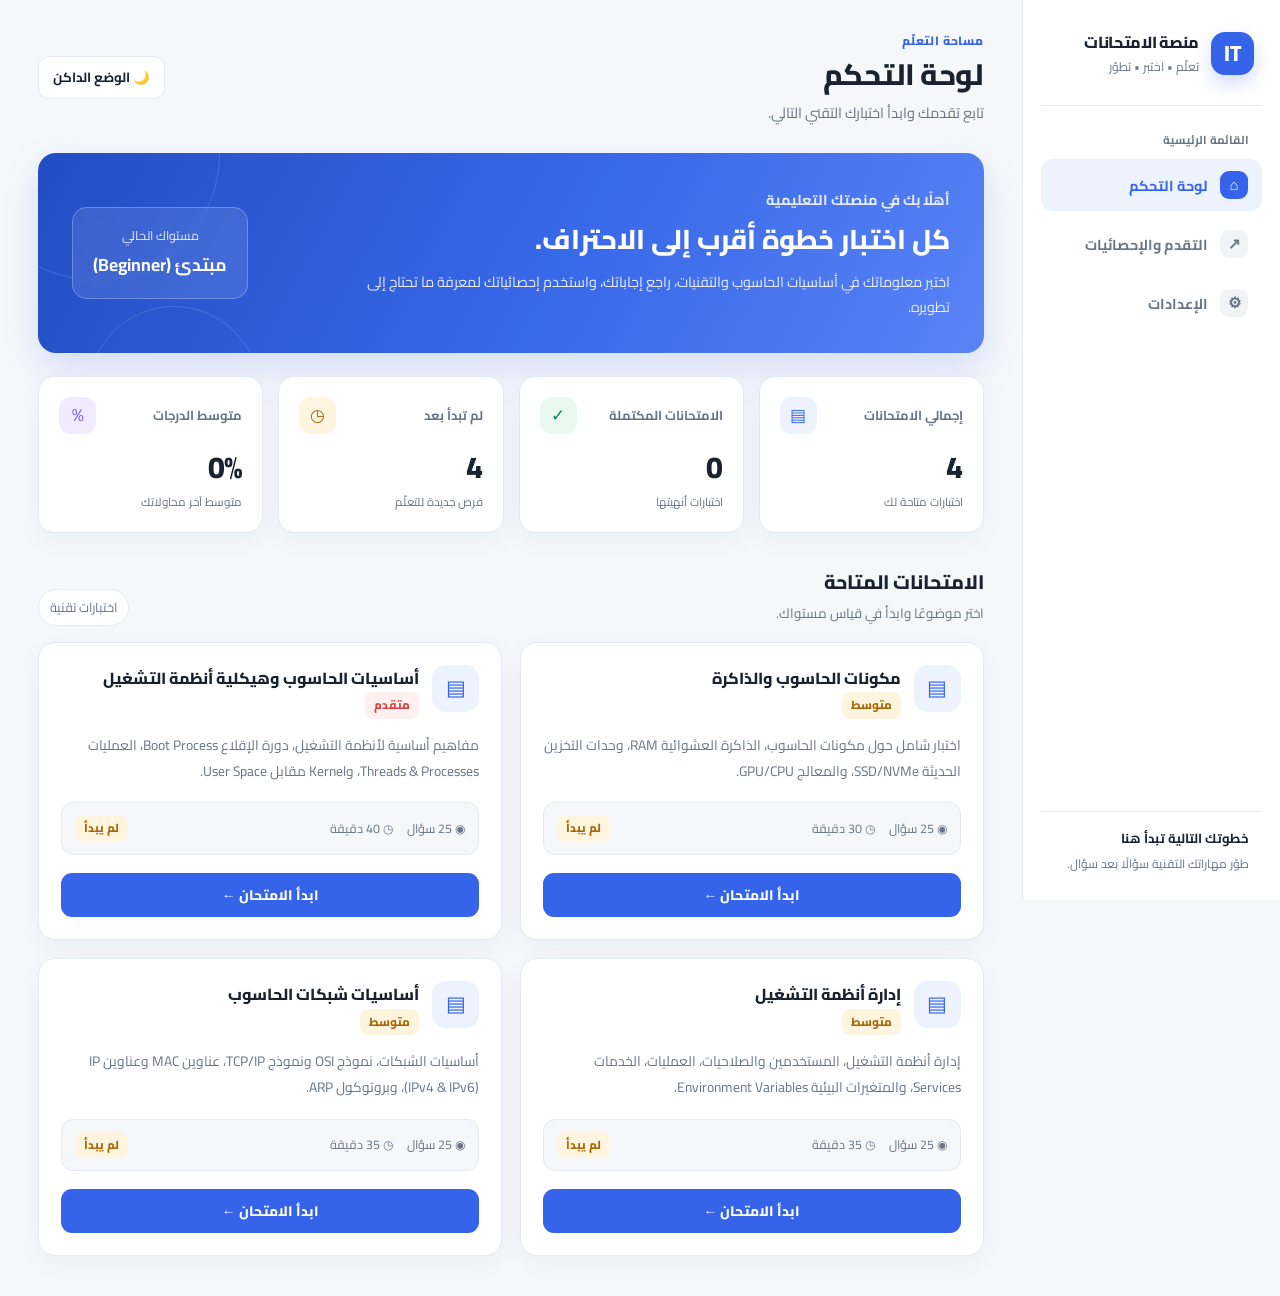
<file: level/exams-platform/index.html>
<!DOCTYPE html>
<html lang="ar" dir="rtl">
<head>
    <meta charset="UTF-8">
    <meta name="viewport" content="width=device-width, initial-scale=1.0">
    <meta name="theme-color" content="#f5f7fb">
    <title>لوحة التحكم | منصة الامتحانات التقنية</title>
    <link rel="stylesheet" href="css/style.css">
</head>
<body data-theme="light">
    <div class="app-container">
        <aside>
            <div class="logo-area">
                <div class="brand-lockup"><div class="brand-mark">IT</div><div><h2>منصة الامتحانات</h2><p>تعلّم • اختبر • تطوّر</p></div></div>
            </div>
            <p class="nav-caption">القائمة الرئيسية</p>
            <ul class="nav-links">
                <li><a href="index.html" class="active"><span class="nav-icon">⌂</span>لوحة التحكم</a></li>
                <li><a href="progress.html"><span class="nav-icon">↗</span>التقدم والإحصائيات</a></li>
                <li><a href="settings.html"><span class="nav-icon">⚙</span>الإعدادات</a></li>
            </ul>
            <div class="sidebar-bottom"><strong>خطوتك التالية تبدأ هنا</strong>طوّر مهاراتك التقنية سؤالًا بعد سؤال.</div>
        </aside>

        <main>
            <header>
                <div><p class="page-eyebrow">مساحة التعلّم</p><h1>لوحة التحكم</h1><p class="page-description">تابع تقدمك وابدأ اختبارك التقني التالي.</p></div>
                <div class="header-actions"><button class="theme-toggle" id="theme-toggle-btn" type="button">☾ الوضع الداكن</button></div>
            </header>

            <section class="welcome-panel" aria-label="ترحيب">
                <div class="welcome-copy"><p class="welcome-kicker">أهلًا بك في منصتك التعليمية</p><h2>كل اختبار خطوة أقرب إلى الاحتراف.</h2><p>اختبر معلوماتك في أساسيات الحاسوب والتقنيات، راجع إجاباتك، واستخدم إحصائياتك لمعرفة ما تحتاج إلى تطويره.</p></div>
                <div class="welcome-side"><span>مستواك الحالي</span><strong id="user-level-badge">جارٍ حساب المستوى...</strong></div>
            </section>

            <section class="stats-grid" aria-label="ملخص الأداء">
                <article class="stat-card"><div class="stat-top"><h3>إجمالي الامتحانات</h3><span class="stat-icon">▤</span></div><div class="value" id="total-exams">4</div><span class="stat-note">اختبارات متاحة لك</span></article>
                <article class="stat-card"><div class="stat-top"><h3>الامتحانات المكتملة</h3><span class="stat-icon">✓</span></div><div class="value" id="completed-exams">0</div><span class="stat-note">اختبارات أنهيتها</span></article>
                <article class="stat-card"><div class="stat-top"><h3>لم تبدأ بعد</h3><span class="stat-icon">◷</span></div><div class="value" id="pending-exams">4</div><span class="stat-note">فرص جديدة للتعلّم</span></article>
                <article class="stat-card"><div class="stat-top"><h3>متوسط الدرجات</h3><span class="stat-icon">％</span></div><div class="value" id="avg-score">0%</div><span class="stat-note">متوسط آخر محاولاتك</span></article>
            </section>

            <section aria-labelledby="available-exams-title">
                <div class="section-heading"><div><h2 class="section-title" id="available-exams-title">الامتحانات المتاحة</h2><p class="section-subtitle">اختر موضوعًا وابدأ في قياس مستواك.</p></div><span class="exam-count">اختبارات تقنية</span></div>
                <div class="exams-grid" id="exams-container"></div>
            </section>
        </main>
    </div>
    <script src="js/questions.data.js"></script>
    <script src="js/app.js"></script>
</body>
</html>
</file>
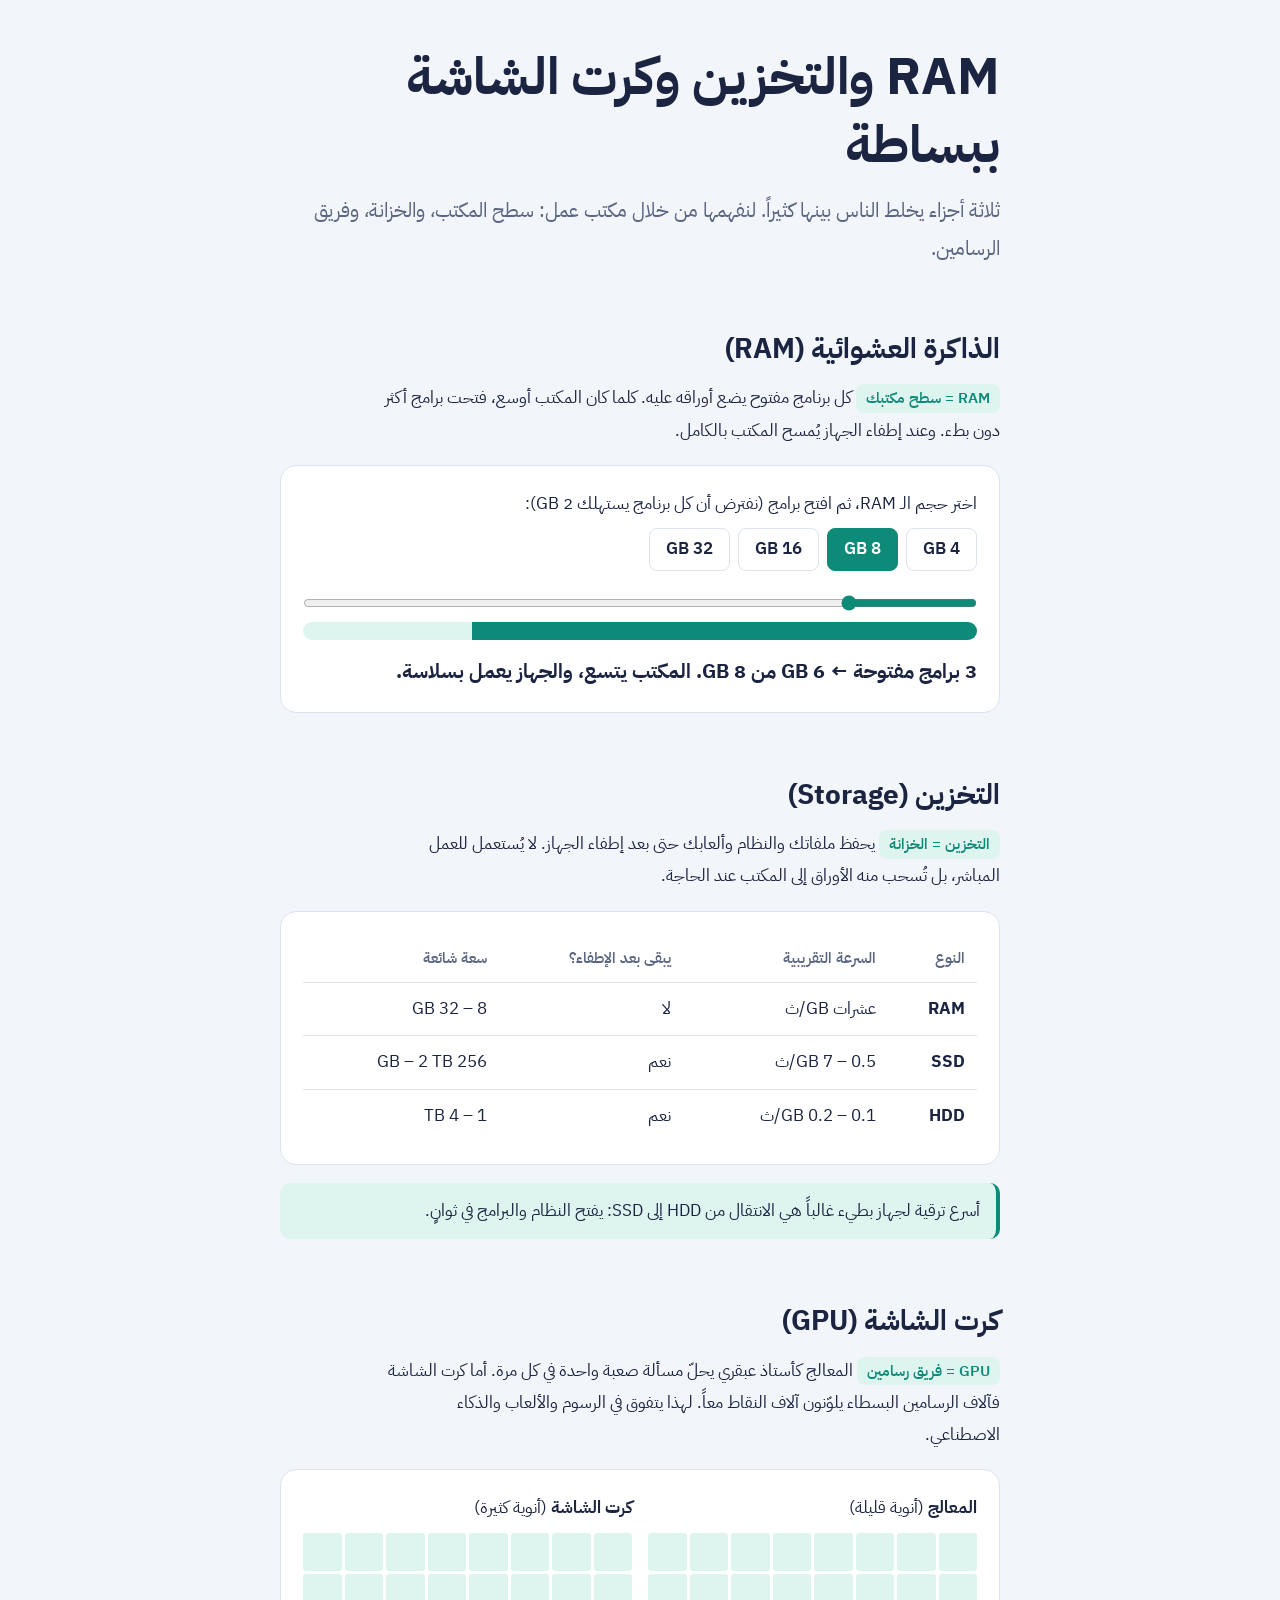
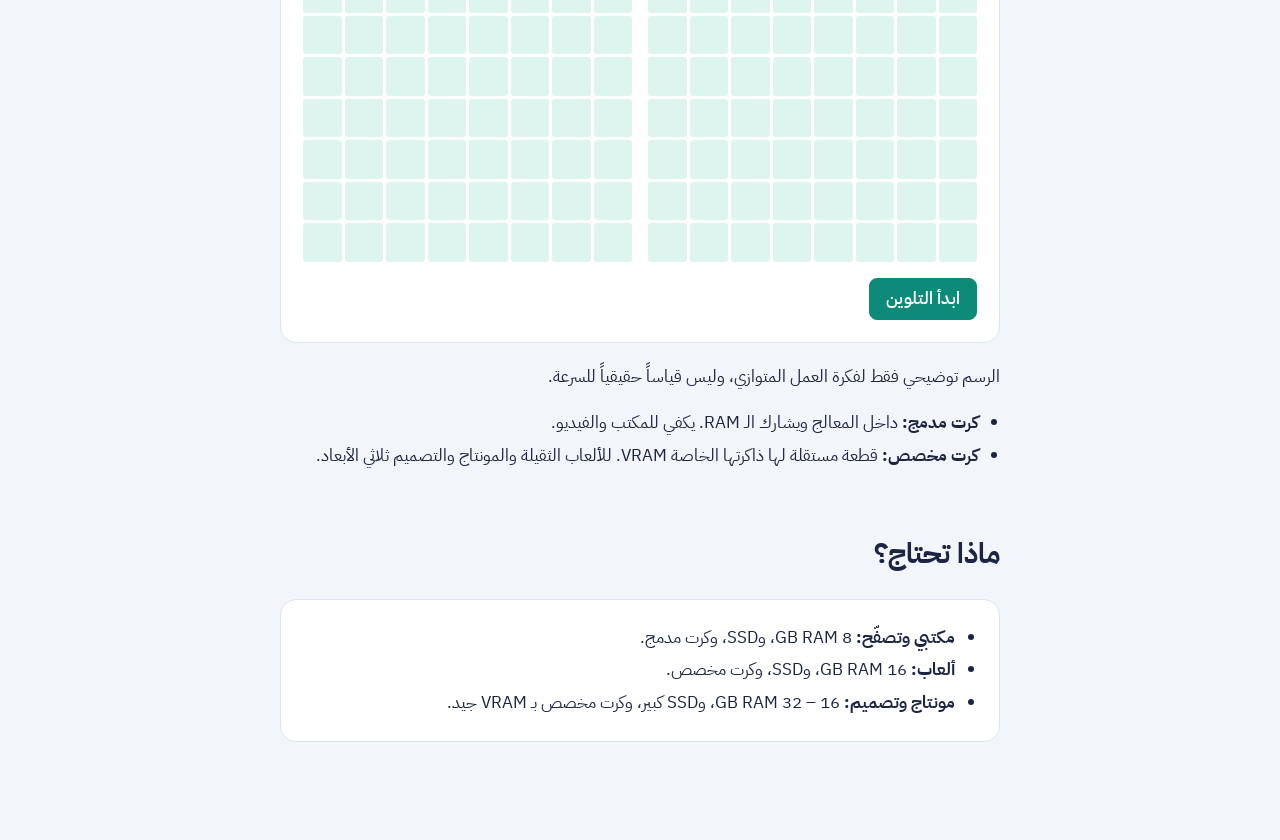
<file: level/2.html>
<!doctype html>
<html lang="ar" dir="rtl">
<head>
<meta charset="utf-8">
<meta name="viewport" content="width=device-width, initial-scale=1">
<title>RAM والتخزين وGPU ببساطة</title>
<link href="https://fonts.googleapis.com/css2?family=IBM+Plex+Sans+Arabic:wght@400;600;700&display=swap" rel="stylesheet">
<style>
:root{--bg:#F2F5F9;--card:#fff;--ink:#1B2440;--mut:#5B6683;--line:#DCE3EE;--ac:#0E8A78;--acs:#DDF4EF;--bad:#C2410C}
@media(prefers-color-scheme:dark){:root{--bg:#0F1524;--card:#182036;--ink:#E8ECF6;--mut:#9AA6C2;--line:#2A3552;--ac:#3FD0B8;--acs:#173B3A;--bad:#FB923C}}
*{box-sizing:border-box}
body{margin:0;background:var(--bg);color:var(--ink);font:400 17px/1.9 "IBM Plex Sans Arabic",Tahoma,sans-serif}
main{max-width:760px;margin:0 auto;padding:44px 20px 80px}
h1{font-size:clamp(32px,6.5vw,52px);line-height:1.3;margin:0 0 12px;font-weight:700}
h2{font-size:28px;margin:56px 0 6px;font-weight:700}
p{margin:0 0 14px;max-width:62ch}
.lead{font-size:20px;color:var(--mut)}
.card{background:var(--card);border:1px solid var(--line);border-radius:16px;padding:22px;margin:18px 0}
.tag{display:inline-block;background:var(--acs);color:var(--ac);border-radius:8px;padding:0 10px;font-weight:600;font-size:15px}
input[type=range]{width:100%;accent-color:var(--ac);margin:10px 0}
.btns{display:flex;gap:8px;flex-wrap:wrap;margin:8px 0 14px}
button{font:inherit;font-weight:600;border:1px solid var(--line);background:var(--card);color:var(--ink);border-radius:8px;padding:4px 16px;cursor:pointer}
button[aria-pressed=true],button.go{background:var(--ac);border-color:var(--ac);color:#fff}
button:focus-visible,input:focus-visible{outline:3px solid var(--ac);outline-offset:2px}
.bar{height:18px;background:var(--acs);border-radius:9px;overflow:hidden}
.bar i{display:block;height:100%;background:var(--ac);transition:width .3s,background .3s}
.big{font-size:20px;font-weight:700;margin:12px 0 0}
.warn{border-right:4px solid var(--ac);background:var(--acs);border-radius:10px;padding:12px 16px;margin:16px 0}
.tw{overflow-x:auto}
table{border-collapse:collapse;width:100%;min-width:480px}
th,td{text-align:right;padding:10px 12px;border-bottom:1px solid var(--line)}
th{color:var(--mut);font-weight:600;font-size:15px}
tr:last-child td{border:0}
.grids{display:grid;grid-template-columns:1fr 1fr;gap:16px}
.g{display:grid;grid-template-columns:repeat(8,1fr);gap:3px;margin-top:8px}
.g i{aspect-ratio:1;background:var(--acs);border-radius:3px}
.g i.on{background:var(--ac)}
ul{padding-right:22px;margin:0}
a{color:var(--ac);font-weight:600}
</style>
</head>
<body>
<main>
<h1>RAM والتخزين وكرت الشاشة ببساطة</h1>
<p class="lead">ثلاثة أجزاء يخلط الناس بينها كثيراً. لنفهمها من خلال مكتب عمل: سطح المكتب، والخزانة، وفريق الرسامين.</p>

<h2>الذاكرة العشوائية (RAM)</h2>
<p><span class="tag">RAM = سطح مكتبك</span> كل برنامج مفتوح يضع أوراقه عليه. كلما كان المكتب أوسع، فتحت برامج أكثر دون بطء. وعند إطفاء الجهاز يُمسح المكتب بالكامل.</p>
<div class="card">
  <p style="margin-bottom:0">اختر حجم الـ RAM، ثم افتح برامج (نفترض أن كل برنامج يستهلك 2 GB):</p>
  <div class="btns" id="sizes"></div>
  <input type="range" id="apps" min="1" max="12" value="3" aria-label="عدد البرامج المفتوحة">
  <div class="bar"><i id="bar"></i></div>
  <p class="big" id="out"></p>
</div>

<h2>التخزين (Storage)</h2>
<p><span class="tag">التخزين = الخزانة</span> يحفظ ملفاتك والنظام وألعابك حتى بعد إطفاء الجهاز. لا يُستعمل للعمل المباشر، بل تُسحب منه الأوراق إلى المكتب عند الحاجة.</p>
<div class="card tw">
<table>
  <tr><th>النوع</th><th>السرعة التقريبية</th><th>يبقى بعد الإطفاء؟</th><th>سعة شائعة</th></tr>
  <tr><td><b>RAM</b></td><td>عشرات GB/ث</td><td>لا</td><td>8 – 32 GB</td></tr>
  <tr><td><b>SSD</b></td><td>0.5 – 7 GB/ث</td><td>نعم</td><td>256 GB – 2 TB</td></tr>
  <tr><td><b>HDD</b></td><td>0.1 – 0.2 GB/ث</td><td>نعم</td><td>1 – 4 TB</td></tr>
</table>
</div>
<div class="warn">أسرع ترقية لجهاز بطيء غالباً هي الانتقال من HDD إلى SSD: يفتح النظام والبرامج في ثوانٍ.</div>

<h2>كرت الشاشة (GPU)</h2>
<p><span class="tag">GPU = فريق رسامين</span> المعالج كأستاذ عبقري يحلّ مسألة صعبة واحدة في كل مرة. أما كرت الشاشة فآلاف الرسامين البسطاء يلوّنون آلاف النقاط معاً. لهذا يتفوق في الرسوم والألعاب والذكاء الاصطناعي.</p>
<div class="card">
  <div class="grids">
    <div><b>المعالج</b> (أنوية قليلة)<div class="g" id="g1"></div></div>
    <div><b>كرت الشاشة</b> (أنوية كثيرة)<div class="g" id="g2"></div></div>
  </div>
  <div class="btns" style="margin:16px 0 0"><button class="go" id="race">ابدأ التلوين</button></div>
</div>
<p>الرسم توضيحي فقط لفكرة العمل المتوازي، وليس قياساً حقيقياً للسرعة.</p>
<ul>
  <li><b>كرت مدمج:</b> داخل المعالج ويشارك الـ RAM. يكفي للمكتب والفيديو.</li>
  <li><b>كرت مخصص:</b> قطعة مستقلة لها ذاكرتها الخاصة VRAM. للألعاب الثقيلة والمونتاج والتصميم ثلاثي الأبعاد.</li>
</ul>

<h2>ماذا تحتاج؟</h2>
<div class="card">
  <ul>
    <li><b>مكتبي وتصفّح:</b> 8 GB RAM، وSSD، وكرت مدمج.</li>
    <li><b>ألعاب:</b> 16 GB RAM، وSSD، وكرت مخصص.</li>
    <li><b>مونتاج وتصميم:</b> 16 – 32 GB RAM، وSSD كبير، وكرت مخصص بـ VRAM جيد.</li>
  </ul>
</div>

</main>
<script>
let ram=8;const S=[4,8,16,32],$=id=>document.getElementById(id),
sz=$('sizes'),ap=$('apps'),bar=$('bar'),out=$('out');
S.forEach(v=>{const b=document.createElement('button');b.textContent=v+' GB';b.onclick=()=>{ram=v;upd()};sz.appendChild(b)});
function upd(){
  [...sz.children].forEach((b,i)=>b.setAttribute('aria-pressed',S[i]===ram));
  const n=+ap.value,used=n*2,full=used>ram;
  bar.style.width=Math.min(100,used/ram*100)+'%';
  bar.style.background=full?'var(--bad)':'var(--ac)';
  out.textContent=n+' برامج مفتوحة ← '+used+' GB من '+ram+' GB. '+(full?'المكتب ممتلئ: الجهاز ينقل أوراقاً من وإلى التخزين، فيصبح بطيئاً.':'المكتب يتسع، والجهاز يعمل بسلاسة.');
}
ap.oninput=upd;upd();
const g1=$('g1'),g2=$('g2');
for(let i=0;i<64;i++){g1.appendChild(document.createElement('i'));g2.appendChild(document.createElement('i'))}
let tm;
$('race').onclick=()=>{
  clearInterval(tm);let a=0,b=0;
  [...g1.children,...g2.children].forEach(x=>x.className='');
  tm=setInterval(()=>{
    for(let k=0;k<2&&a<64;k++)g1.children[a++].className='on';
    for(let k=0;k<16&&b<64;k++)g2.children[b++].className='on';
    if(a>=64)clearInterval(tm);
  },120);
};
</script>
</body>
</html>
</file>
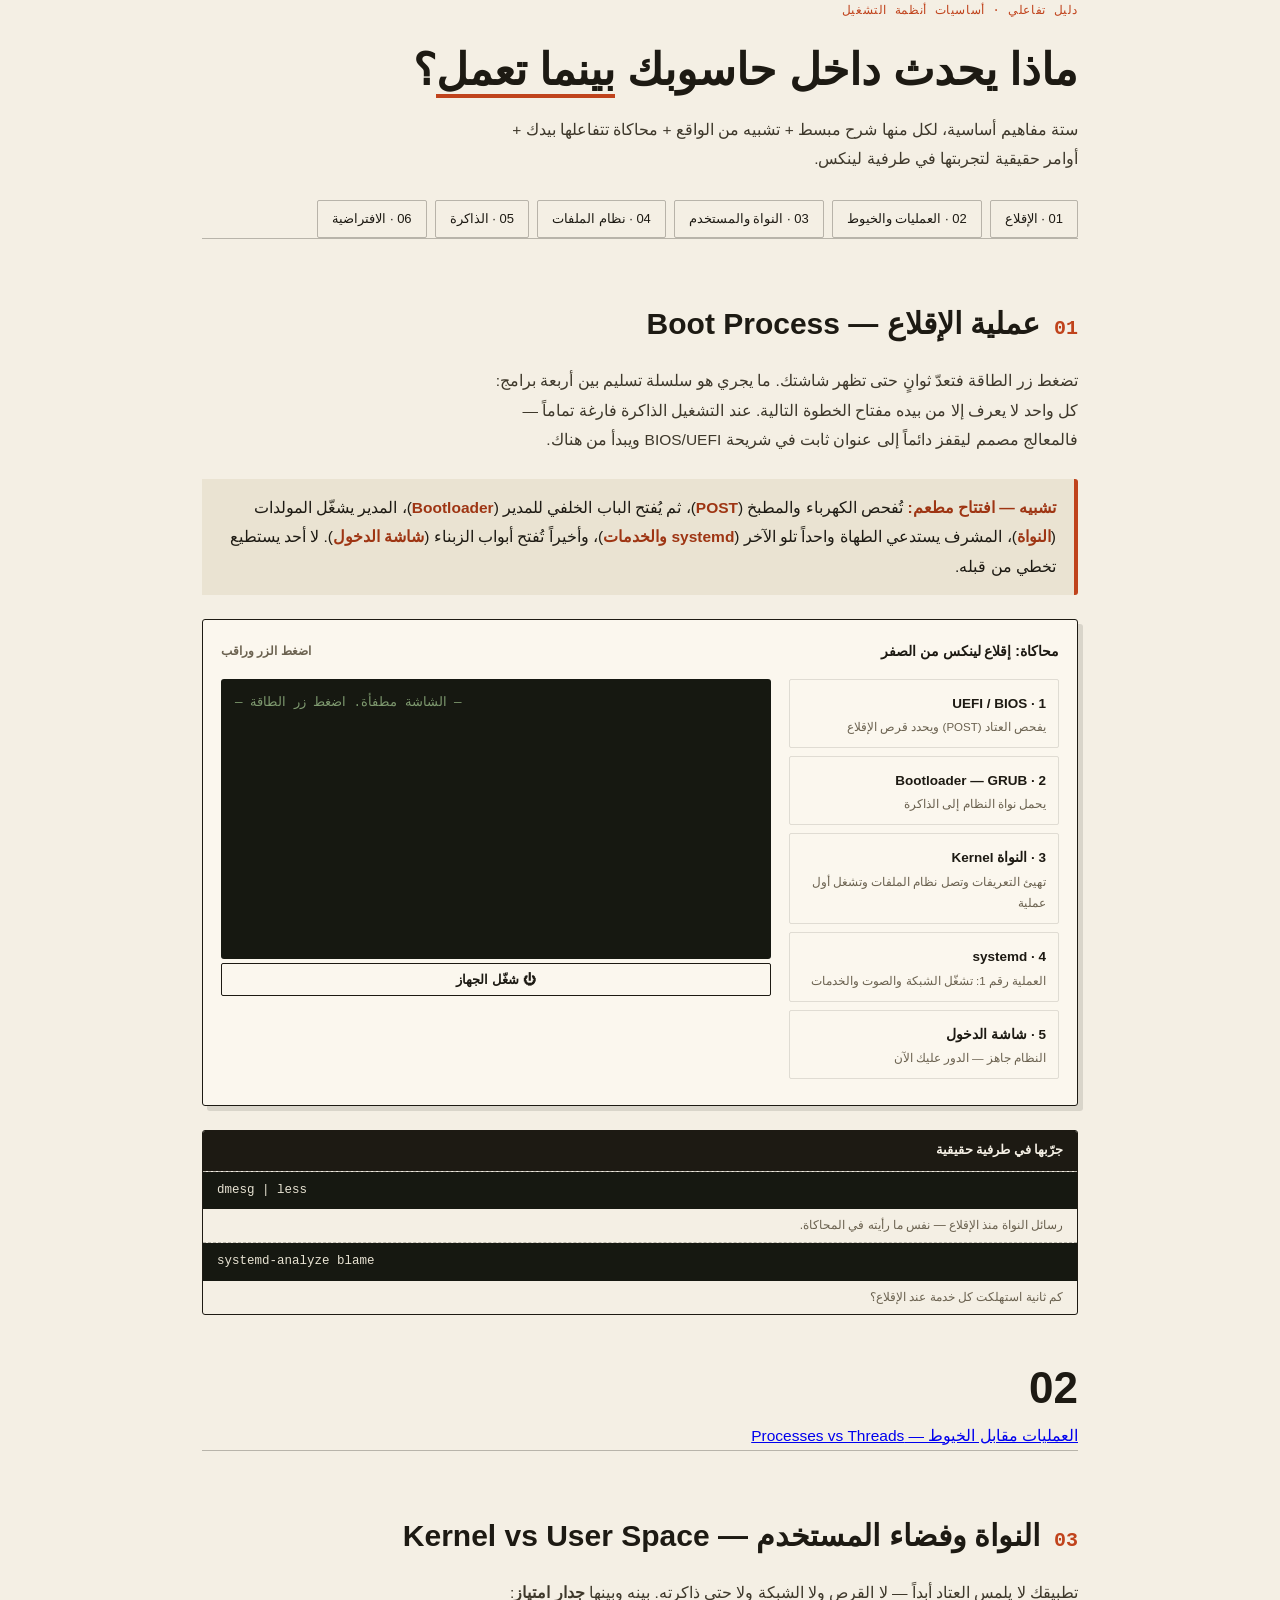
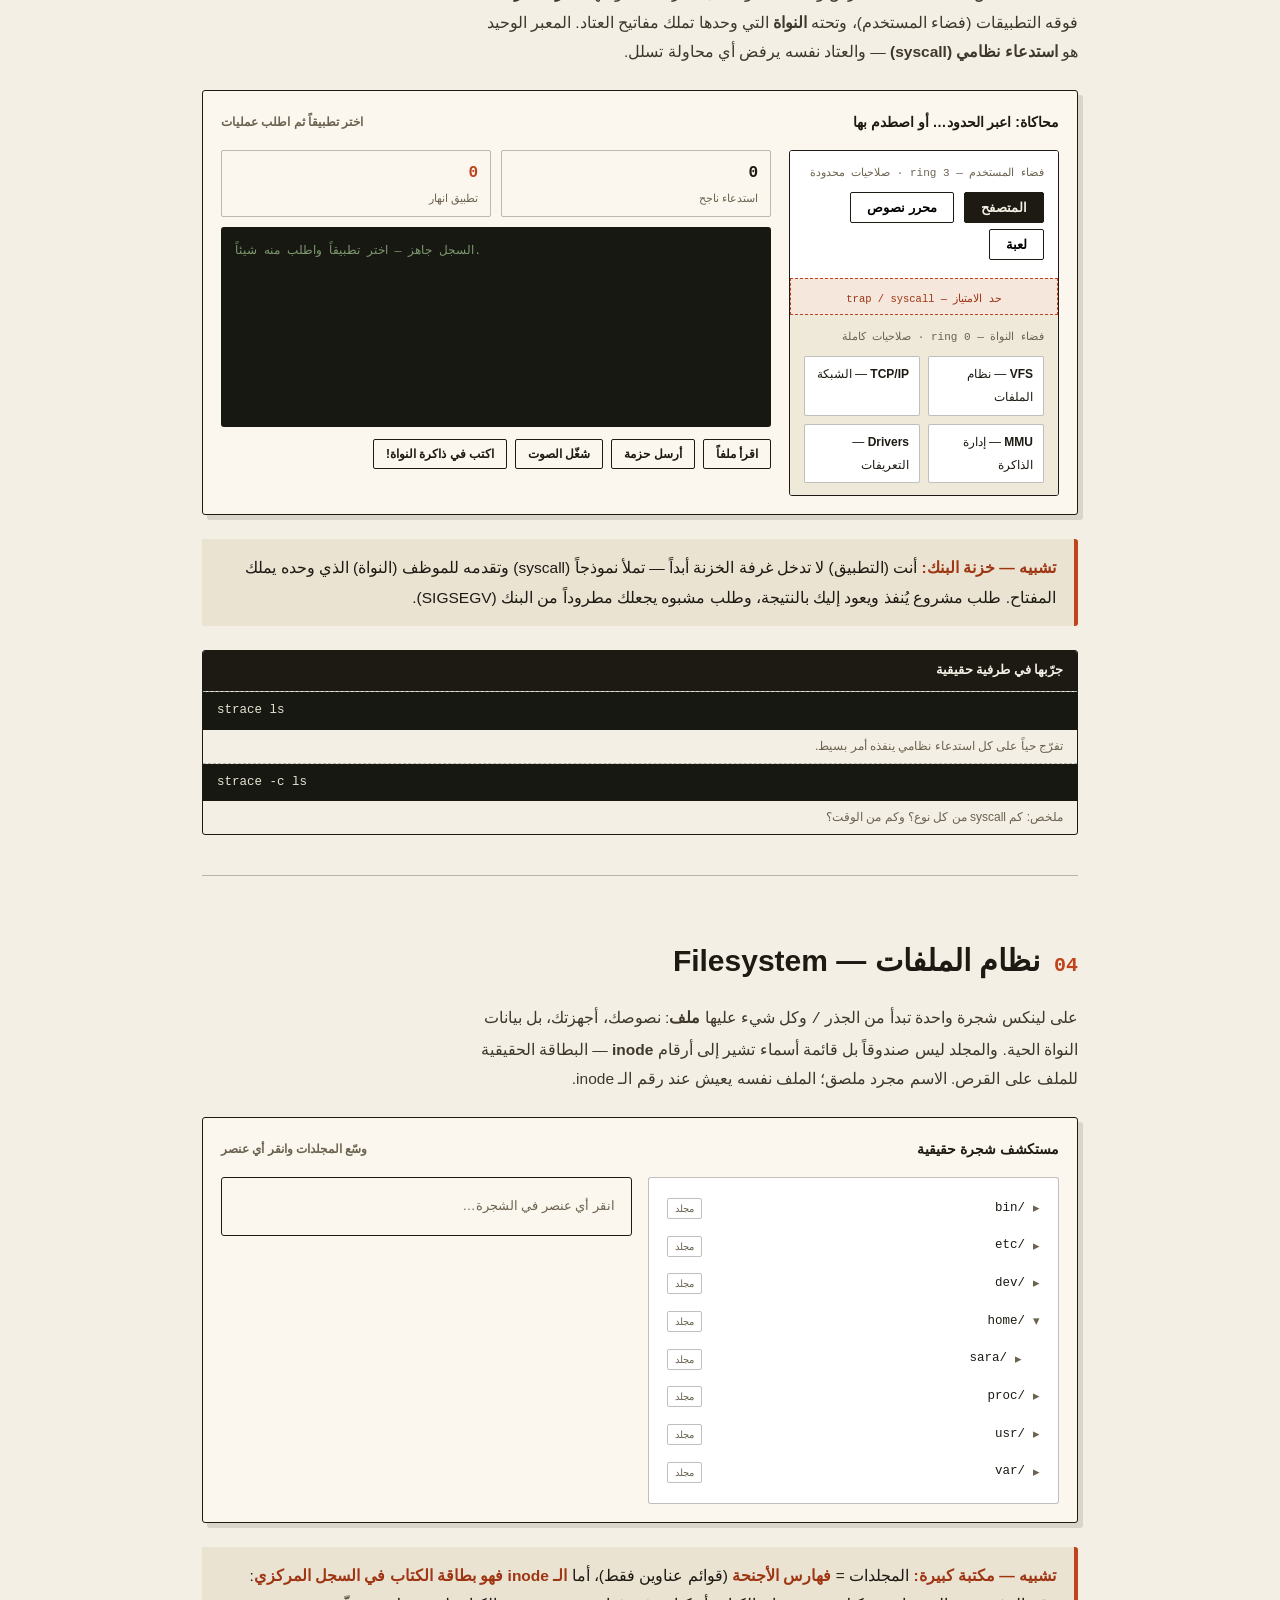
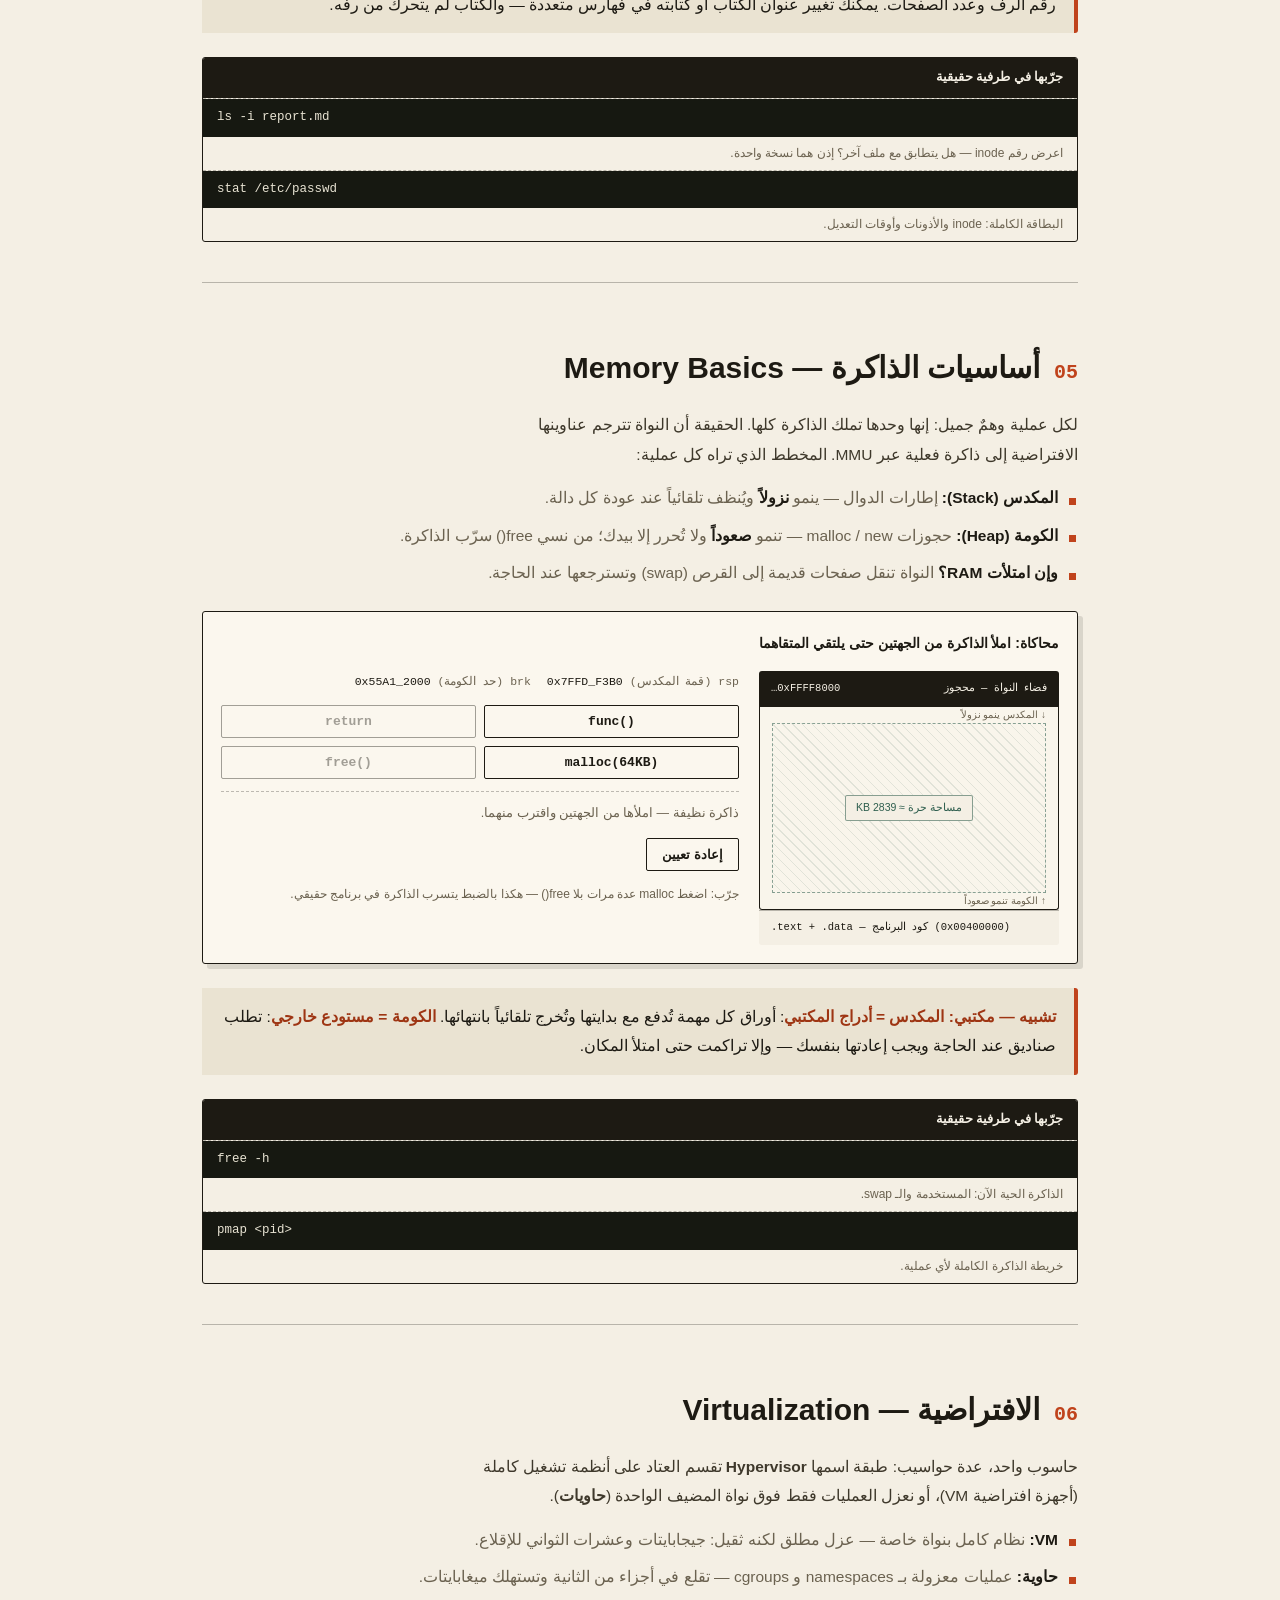
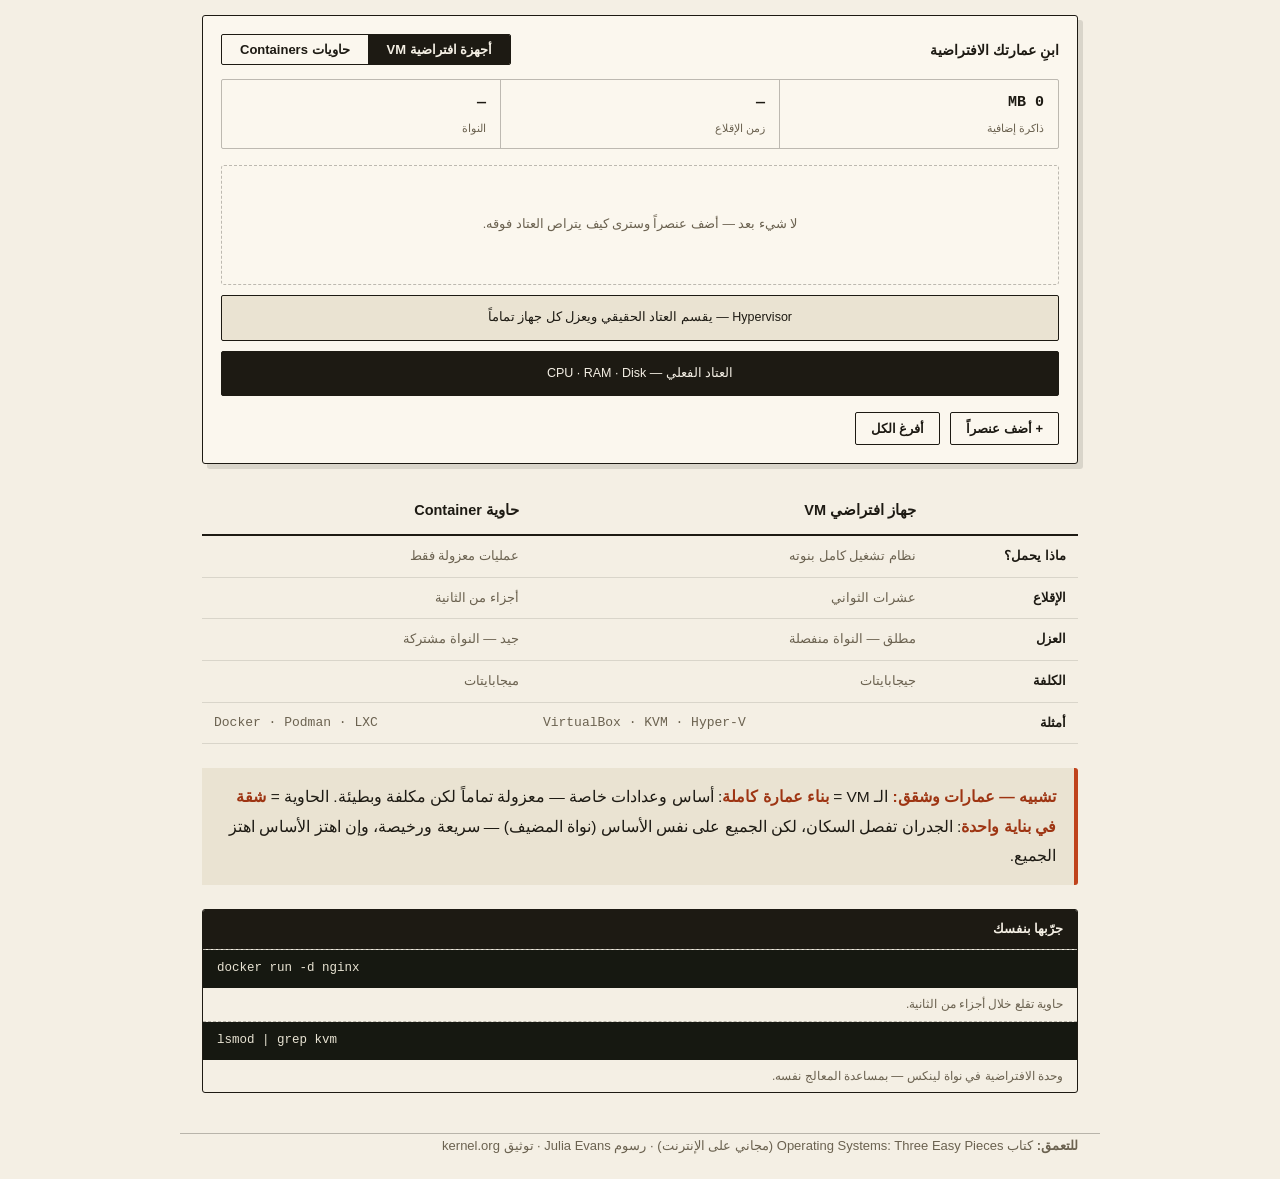
<file: level/3.html>
<!DOCTYPE html>
<html lang="ar" dir="rtl">
<head>
<meta charset="UTF-8">
<meta name="viewport" content="width=device-width,initial-scale=1">
<title>داخل الحاسوب — دليل تفاعلي</title>
<style>
*{margin:0;padding:0;box-sizing:border-box}
:root{--paper:#F4EFE4;--panel:#FBF7EE;--ink:#1D1A13;--dim:#6B6250;
--line:rgba(29,26,19,.28);--soft:rgba(29,26,19,.12);--acc:#C0431C;
--green:#2E5E4E;--blue:#31506F;--tb:#161811;--tg:#A8E89B;--td:#7E996F}
[hidden]{display:none!important}
body{background:var(--paper);color:var(--ink);font-family:'Segoe UI',Tahoma,Arial,sans-serif;line-height:1.9;font-size:15.5px}
.wrap{max-width:920px;margin:0 auto;padding:0 22px}
.mono{font-family:Consolas,Monaco,monospace}
.kick{font-family:monospace;font-size:12px;color:var(--acc);letter-spacing:.05em;margin-bottom:14px}
h1{font-size:clamp(28px,4.5vw,44px);line-height:1.5}
h1 em{font-style:normal;border-bottom:4px solid var(--acc)}
.lead{color:#3E382B;max-width:70ch;margin-top:12px}
.idx{display:flex;flex-wrap:wrap;gap:8px;margin-top:26px}
.idx a{border:1px solid var(--line);padding:6px 14px;border-radius:2px;text-decoration:none;color:var(--ink);font-size:13px;transition:.15s}
.idx a:hover{background:var(--ink);color:var(--paper)}
header{padding-top:64px;padding-bottom:46px}
.chap{border-top:1px solid var(--line);padding:56px 0 40px;scroll-margin-top:12px}
.chap>h2{font-size:clamp(22px,3vw,30px);display:flex;gap:14px;align-items:baseline;margin-bottom:14px}
.chap>h2 span{font-family:monospace;font-size:20px;color:var(--acc)}
ul.pts{margin:14px 0 0;list-style:none}
ul.pts li{position:relative;padding-inline-start:20px;margin-bottom:8px;color:var(--dim)}
ul.pts li::before{content:'';position:absolute;inset-inline-start:2px;top:.95em;width:7px;height:7px;background:var(--acc)}
ul.pts b{color:var(--ink)}
.box{border-inline-start:4px solid var(--acc);background:#EAE3D2;padding:14px 18px;border-radius:0 3px 3px 0;margin:24px 0}
.box b{color:var(--accent,#9E3513);color:#9E3513}
.sim{border:1px solid var(--ink);background:var(--panel);box-shadow:5px 5px 0 var(--soft);border-radius:3px;padding:18px;margin:24px 0}
.sim>h3{font-size:14px;margin-bottom:14px;display:flex;justify-content:space-between;align-items:center;gap:10px;flex-wrap:wrap}
.btn{border:1px solid var(--ink);background:transparent;color:var(--ink);padding:8px 15px;font-size:13px;font-weight:600;border-radius:2px;transition:.15s}
.btn:hover:not(:disabled){background:var(--ink);color:var(--paper)}
.btn:active:not(:disabled){transform:translateY(1px)}
.btn:disabled{opacity:.4;cursor:not-allowed}
.segs{display:inline-flex;border:1px solid var(--ink);border-radius:2px;overflow:hidden}
.segs button{padding:7px 18px;background:transparent;border:none;font-size:13px;font-weight:600;color:var(--ink)}
.segs button+button{border-inline-start:1px solid var(--ink)}
.segs button.on{background:var(--ink);color:var(--paper)}
.term{background:var(--tb);color:var(--tg);font-family:Consolas,monospace;font-size:12.5px;line-height:1.75;padding:14px;border-radius:3px;direction:ltr;text-align:left;overflow-y:auto}
#bterm{height:280px}
.lc{color:#E8E3D3}.ls{color:var(--td)}.lr{color:#7ED97E}.le{color:#E06A45}
.grid2{display:grid;grid-template-columns:270px 1fr;gap:18px}
@media(max-width:760px){.grid2,.mgrid,.fsgrid{grid-template-columns:1fr!important}}
.bstep{border:1px solid var(--soft);padding:8px 12px;border-radius:2px;margin-bottom:8px;transition:.25s}
.bstep b{font-size:13.5px}
.bstep small{display:block;color:var(--dim);font-size:11.5px}
.bstep.on{border-color:var(--acc);background:#fff;box-shadow:3px 3px 0 rgba(192,67,28,.18)}
.bstep.done{opacity:.45}
#bpower{width:100%;margin-top:4px;display:flex;justify-content:center;gap:8px}
#bres{margin-top:10px;font-size:13px;background:#EAE3D2;padding:8px 12px;border-radius:2px}
.pv{display:flex;gap:14px;flex-wrap:wrap;justify-content:center;align-items:stretch}
.pcard{flex:1;min-width:230px;max-width:330px;border:1.5px solid var(--pc);border-radius:3px;padding:12px;background:#fff}
.pcard>b{display:block;color:var(--pc);font-size:13.5px;margin-bottom:8px}
.pcard small{color:var(--dim);font-size:11px}
.blk{display:block;border:1px solid var(--line);background:var(--paper);padding:8px 12px;border-radius:2px;font-size:12.5px;cursor:pointer;transition:.15s;margin-bottom:6px}
.blk:hover{border-color:var(--acc)}
.blk.lit{border-color:var(--acc);background:#F6E7DC;box-shadow:2px 2px 0 rgba(192,67,28,.2)}
.blk.ipc{border-style:dashed;text-align:center;color:var(--acc);max-width:330px;flex-basis:100%}
.thr3{display:flex;gap:8px}
.thr3 .blk{flex:1;text-align:center;line-height:1.5}
.mmnote{margin-top:12px;font-size:12.5px;color:var(--dim);border-inline-start:3px solid var(--line);padding-inline-start:12px;min-height:2.4em}
.ku{border:1px solid var(--ink);border-radius:3px;overflow:hidden}
.ku-sec{padding:12px 14px}
.ku-tag{display:block;font-size:11px;color:var(--dim);font-family:monospace;margin-bottom:8px}
.ku-user{background:#fff}
.ku-kern{background:#EFE9DA;border-top:none}
.kapp{border:1px solid var(--ink);background:transparent;padding:7px 16px;font-size:13px;font-weight:600;border-radius:2px;margin-inline-end:6px;margin-bottom:6px}
.kapp.on{background:var(--ink);color:var(--paper)}
.kapp.dead{opacity:.35;text-decoration:line-through;cursor:not-allowed}
.kbnd{position:relative;text-align:center;border:1px dashed var(--acc);background:#F6E7DC;padding:3px 0}
.kbnd span{font-family:monospace;font-size:10.5px;color:#9E3513;background:#F6E7DC;padding:0 12px;position:relative}
.kbnd.alert{animation:shake .5s}
@keyframes shake{0%,100%{transform:translateX(0)}25%{transform:translateX(-5px)}50%{transform:translateX(5px)}75%{transform:translateX(-3px)}}
.kmods{display:grid;grid-template-columns:1fr 1fr;gap:8px}
.kmods div{border:1px solid var(--line);background:#fff;border-radius:2px;padding:6px 10px;font-size:12px}
.kcount{display:flex;gap:10px;margin-bottom:10px}
.kcount div{flex:1;border:1px solid var(--line);border-radius:2px;padding:7px 12px;font-size:11px;color:var(--dim)}
.kcount b{display:block;font-family:monospace;font-size:16px;color:var(--ink)}
.kcount .bad b{color:var(--acc)}
#klog{height:200px;font-size:11.5px}
#kacts{display:flex;gap:8px;flex-wrap:wrap;margin-top:12px}
#kacts .btn{font-size:12px;padding:7px 12px}
.fsgrid{display:grid;grid-template-columns:1fr 1fr;gap:16px;align-items:start}
#fstree{border:1px solid var(--line);border-radius:3px;background:#fff;padding:10px;max-height:420px;overflow:auto}
#fstree details{margin:3px 0}
#fstree details details{margin-inline-start:18px}
#fstree summary{display:flex;gap:8px;align-items:center;padding:5px 8px;cursor:pointer;list-style:none;border-radius:2px;font-size:13px}
#fstree summary::-webkit-details-marker{display:none}
#fstree summary::before{content:'▸';color:var(--dim)}
#fstree details[open]>summary::before{content:'▾'}
#fstree summary:hover{background:var(--paper)}
.fname{font-family:monospace;direction:ltr;unicode-bidi:embed;font-size:12.5px}
.ftag{margin-inline-start:auto;font-size:10px;border:1px solid var(--line);padding:0 7px;border-radius:2px;color:var(--dim)}
.ftag.b{color:var(--acc);border-color:rgba(192,67,28,.45)}
.ftag.v{color:var(--blue);border-color:rgba(49,80,111,.45)}
.ffile{display:flex;gap:8px;align-items:center;padding:5px 8px;margin:3px 0;margin-inline-start:18px;cursor:pointer;border-radius:2px;font-size:13px}
.ffile:hover{background:var(--paper)}
.fspanel{border:1px solid var(--ink);background:var(--panel);border-radius:3px;padding:16px}
.fbig{font-family:monospace;direction:ltr;text-align:left;font-size:21px;font-weight:600}
.fpath{font-family:monospace;direction:ltr;text-align:left;font-size:12px;color:#9E3513;margin:2px 0 12px}
.frow{display:flex;justify-content:space-between;gap:10px;padding:6px 0;border-bottom:1px dashed var(--line);font-size:12.5px}
.frow span{color:var(--dim)}
.fnote{margin-top:12px;font-size:12.5px;background:#EAE3D2;padding:9px 12px;border-radius:2px;border-inline-start:3px solid var(--blue)}
.mgrid{display:grid;grid-template-columns:300px 1fr;gap:20px;align-items:start}
.mkern{background:var(--ink);color:var(--paper);font-size:10.5px;font-family:monospace;padding:8px 12px;display:flex;justify-content:space-between;border-radius:3px 3px 0 0}
.muser{border:1px solid var(--ink);border-top:none;background:#F9F5EB;padding:0 12px;display:flex;flex-direction:column;border-radius:0 0 3px 3px}
#mstack{overflow:hidden;transition:height .3s;display:flex;flex-direction:column}
.mframe{height:28px;flex-shrink:0;background:#DEE5EA;border:1px solid var(--blue);display:flex;justify-content:space-between;align-items:center;padding:0 10px;font-size:11px;font-family:monospace;direction:ltr}
.marr{font-size:10px;color:var(--dim);height:16px;display:flex;align-items:center;flex-shrink:0}
#mgap{flex-shrink:0;border:1px dashed rgba(46,94,78,.55);background:repeating-linear-gradient(45deg,transparent 0 6px,rgba(46,94,78,.12) 6px 7px);display:flex;align-items:center;justify-content:center;overflow:hidden;transition:height .3s}
#mgap span{font-size:10.5px;color:var(--green);background:var(--paper);padding:2px 10px;border:1px solid rgba(46,94,78,.55);border-radius:2px;text-align:center}
#mgap.warn{border-color:#B98A2E;background:repeating-linear-gradient(45deg,transparent 0 6px,rgba(185,138,46,.18) 6px 7px)}
#mgap.warn span{color:#8A6414;border-color:#B98A2E}
#mgap.crit{border-color:var(--acc);background:repeating-linear-gradient(45deg,transparent 0 6px,rgba(192,67,28,.22) 6px 7px)}
#mgap.crit span{color:var(--acc);border-color:var(--acc);font-weight:700}
#mheap{overflow:hidden;transition:height .3s;display:flex;flex-direction:column-reverse}
.mblock{height:26px;flex-shrink:0;background:#DFE8DC;border:1px solid var(--green);display:flex;justify-content:space-between;align-items:center;padding:0 10px;font-size:11px;font-family:monospace;direction:ltr}
.mtext{background:var(--paper);border-top:1px solid var(--line);font-family:monospace;font-size:10.5px;padding:7px 12px;direction:ltr;text-align:left;border-radius:0 0 3px 3px}
.mregs{display:flex;gap:16px;font-family:monospace;font-size:11.5px;color:var(--dim);margin-bottom:12px;flex-wrap:wrap}
.mregs b{color:var(--ink);font-weight:500}
.mbtns{display:grid;grid-template-columns:1fr 1fr;gap:8px}
.mbtns .btn{font-family:monospace;direction:ltr}
#mlog{margin-top:12px;font-size:12.5px;color:var(--dim);min-height:3em;border-top:1px dashed var(--line);padding-top:10px}
#moom{margin-top:10px;background:#F3D3C4;border:1px solid var(--acc);border-radius:2px;padding:9px 13px;font-size:12.5px;color:#7C2A0E}
.vcount{display:flex;border:1px solid var(--line);border-radius:2px;overflow:hidden;flex-wrap:wrap;margin-bottom:16px}
.vcount div{flex:1;min-width:150px;padding:9px 14px;border-inline-start:1px solid var(--line);font-size:11px;color:var(--dim)}
.vcount div:first-child{border-inline-start:none}
.vcount b{display:block;font-family:monospace;font-size:15px;color:var(--ink)}
.vstack{display:flex;flex-direction:column;gap:10px}
#vguests{display:flex;gap:10px;min-height:120px;flex-wrap:wrap}
.vempty{border:1px dashed var(--line);border-radius:3px;width:100%;display:flex;align-items:center;justify-content:center;color:var(--dim);font-size:12.5px;padding:20px}
.vguest{flex:1;min-width:140px;max-width:200px;border:1.5px solid var(--gc);border-radius:3px;background:#fff;padding:10px 12px;position:relative;animation:pop .3s}
@keyframes pop{from{opacity:0;transform:translateY(8px)}}
.vguest b{display:block;font-family:monospace;direction:ltr;text-align:left;font-size:13px;color:var(--gc)}
.vguest span{display:block;font-size:11.5px;margin-top:4px}
.vguest .vsub{color:var(--dim);font-size:10.5px}
.vx{position:absolute;top:4px;left:6px;border:none;background:transparent;font-size:16px;color:var(--dim);line-height:1}
.vx:hover{color:var(--acc)}
.vlayer{border:1px solid var(--ink);background:#EAE3D2;text-align:center;padding:10px;font-size:12.5px;border-radius:2px}
.vhw{background:var(--ink);color:var(--paper)}
.vacts{display:flex;gap:10px;margin-top:16px;flex-wrap:wrap}
table.cmp{width:100%;border-collapse:collapse;margin-top:24px;font-size:13px}
.cmp th{font-size:14.5px;text-align:right;padding:9px 12px;border-bottom:2px solid var(--ink)}
.cmp td{padding:8px 12px;border-bottom:1px solid var(--soft);color:var(--dim);vertical-align:top}
.cmp td:first-child{color:var(--ink);font-weight:600;white-space:nowrap}
.cmdbox{border:1px solid var(--ink);border-radius:3px;overflow:hidden;margin-top:20px}
.cmdbox h4{background:var(--ink);color:var(--paper);font-size:12.5px;font-weight:600;padding:8px 14px}
.crow{border-top:1px dashed var(--line)}
.crow code{display:block;direction:ltr;text-align:left;font-family:monospace;font-size:12.5px;background:var(--tb);color:#E8E3D3;padding:7px 14px}
.crow span{display:block;padding:5px 14px;font-size:12px;color:var(--dim)}
footer{border-top:1px solid var(--line);padding:34px 0 50px;margin-top:30px}
footer p{font-size:13px;color:var(--dim)}
</style>
</head>
<body>
<noscript><p style="text-align:center;background:#F3D3C4;padding:10px">المحاكاات تحتاج JavaScript — فعّلها من إعدادات المتصفح، والنصوص تظهر في كل الأحوال.</p></noscript>

<header class="wrap">
  <p class="kick">دليل تفاعلي · أساسيات أنظمة التشغيل</p>
  <h1>ماذا يحدث داخل حاسوبك <em>بينما تعمل</em>؟</h1>
  <p class="lead">ستة مفاهيم أساسية، لكل منها شرح مبسط + تشبيه من الواقع + محاكاة تتفاعلها بيدك + أوامر حقيقية لتجربتها في طرفية لينكس.</p>
  <nav class="idx">
    <a href="#ch1">01 · الإقلاع</a><a href="#ch2">02 · العمليات والخيوط</a><a href="#ch3">03 · النواة والمستخدم</a><a href="#ch4">04 · نظام الملفات</a><a href="#ch5">05 · الذاكرة</a><a href="#ch6">06 · الافتراضية</a>
  </nav>
</header>

<main class="wrap">

<!-- ================= 01 ================= -->
<section class="chap" id="ch1">
  <h2><span>01</span> عملية الإقلاع — Boot Process</h2>
  <p class="lead">تضغط زر الطاقة فتعدّ ثوانٍ حتى تظهر شاشتك. ما يجري هو سلسلة تسليم بين أربعة برامج: كل واحد لا يعرف إلا من بيده مفتاح الخطوة التالية. عند التشغيل الذاكرة فارغة تماماً — فالمعالج مصمم ليقفز دائماً إلى عنوان ثابت في شريحة BIOS/UEFI ويبدأ من هناك.</p>
  <div class="box"><b>تشبيه — افتتاح مطعم:</b> تُفحص الكهرباء والمطبخ (<b>POST</b>)، ثم يُفتح الباب الخلفي للمدير (<b>Bootloader</b>)، المدير يشغّل المولدات (<b>النواة</b>)، المشرف يستدعي الطهاة واحداً تلو الآخر (<b>systemd والخدمات</b>)، وأخيراً تُفتح أبواب الزبناء (<b>شاشة الدخول</b>). لا أحد يستطيع تخطي من قبله.</div>
  <div class="sim">
    <h3>محاكاة: إقلاع لينكس من الصفر <span style="font-size:12px;color:var(--dim)">اضغط الزر وراقب</span></h3>
    <div class="grid2">
      <div id="bsteps">
        <div class="bstep"><b>1 · UEFI / BIOS</b><small>يفحص العتاد (POST) ويحدد قرص الإقلاع</small></div>
        <div class="bstep"><b>2 · Bootloader — GRUB</b><small>يحمل نواة النظام إلى الذاكرة</small></div>
        <div class="bstep"><b>3 · النواة Kernel</b><small>تهيئ التعريفات وتصل نظام الملفات وتشغل أول عملية</small></div>
        <div class="bstep"><b>4 · systemd</b><small>العملية رقم 1: تشغّل الشبكة والصوت والخدمات</small></div>
        <div class="bstep"><b>5 · شاشة الدخول</b><small>النظام جاهز — الدور عليك الآن</small></div>
      </div>
      <div>
        <div class="term" id="bterm"><div style="color:var(--td)">— الشاشة مطفأة. اضغط زر الطاقة —</div></div>
        <button class="btn" id="bpower">⏻ شغّل الجهاز</button>
        <div id="bres" hidden></div>
      </div>
    </div>
  </div>
  <div class="cmdbox"><h4>جرّبها في طرفية حقيقية</h4>
    <div class="crow"><code>dmesg | less</code><span>رسائل النواة منذ الإقلاع — نفس ما رأيته في المحاكاة.</span></div>
    <div class="crow"><code>systemd-analyze blame</code><span>كم ثانية استهلكت كل خدمة عند الإقلاع؟</span></div>
  </div>
</section>

<h1>02 </h1> 
<a  href="./index2.html">العمليات مقابل الخيوط — Processes vs Threads</a>
 

<!-- ================= 03 ================= -->
<section class="chap" id="ch3">
  <h2><span>03</span> النواة وفضاء المستخدم — Kernel vs User Space</h2>
  <p class="lead">تطبيقك لا يلمس العتاد أبداً — لا القرص ولا الشبكة ولا حتى ذاكرته. بينه وبينها <b>جدار امتياز</b>: فوقه التطبيقات (فضاء المستخدم)، وتحته <b>النواة</b> التي وحدها تملك مفاتيح العتاد. المعبر الوحيد هو <b>استدعاء نظامي (syscall)</b> — والعتاد نفسه يرفض أي محاولة تسلل.</p>
  <div class="sim">
    <h3>محاكاة: اعبر الحدود… أو اصطدم بها <span style="font-size:12px;color:var(--dim)">اختر تطبيقاً ثم اطلب عمليات</span></h3>
    <div class="grid2">
      <div class="ku">
        <div class="ku-sec ku-user">
          <span class="ku-tag">فضاء المستخدم — ring 3 · صلاحيات محدودة</span>
          <button class="kapp on" data-n="المتصفح">المتصفح</button>
          <button class="kapp" data-n="محرر النصوص">محرر نصوص</button>
          <button class="kapp" data-n="اللعبة">لعبة</button>
        </div>
        <div class="kbnd" id="kbnd"><span>حد الامتياز — trap / syscall</span></div>
        <div class="ku-sec ku-kern">
          <span class="ku-tag">فضاء النواة — ring 0 · صلاحيات كاملة</span>
          <div class="kmods">
            <div><b>VFS</b> — نظام الملفات</div><div><b>TCP/IP</b> — الشبكة</div>
            <div><b>MMU</b> — إدارة الذاكرة</div><div><b>Drivers</b> — التعريفات</div>
          </div>
        </div>
      </div>
      <div>
        <div class="kcount">
          <div><b id="kok">0</b>استدعاء ناجح</div>
          <div class="bad"><b id="kcr">0</b>تطبيق انهار</div>
        </div>
        <div class="term" id="klog"></div>
        <div id="kacts">
          <button class="btn" data-r="read">اقرأ ملفاً</button>
          <button class="btn" data-r="net">أرسل حزمة</button>
          <button class="btn" data-r="aud">شغّل الصوت</button>
          <button class="btn" data-r="hack">اكتب في ذاكرة النواة!</button>
          <button class="btn" id="krestart" hidden>أعد تشغيل المنهارة</button>
        </div>
      </div>
    </div>
  </div>
  <div class="box"><b>تشبيه — خزنة البنك:</b> أنت (التطبيق) لا تدخل غرفة الخزنة أبداً — تملأ نموذجاً (syscall) وتقدمه للموظف (النواة) الذي وحده يملك المفتاح. طلب مشروع يُنفذ ويعود إليك بالنتيجة، وطلب مشبوه يجعلك مطروداً من البنك (SIGSEGV).</div>
  <div class="cmdbox"><h4>جرّبها في طرفية حقيقية</h4>
    <div class="crow"><code>strace ls</code><span>تفرّج حياً على كل استدعاء نظامي ينفذه أمر بسيط.</span></div>
    <div class="crow"><code>strace -c ls</code><span>ملخص: كم syscall من كل نوع؟ وكم من الوقت؟</span></div>
  </div>
</section>

<!-- ================= 04 ================= -->
<section class="chap" id="ch4">
  <h2><span>04</span> نظام الملفات — Filesystem</h2>
  <p class="lead">على لينكس شجرة واحدة تبدأ من الجذر <span class="mono">/</span> وكل شيء عليها <b>ملف</b>: نصوصك، أجهزتك، بل بيانات النواة الحية. والمجلد ليس صندوقاً بل قائمة أسماء تشير إلى أرقام <b>inode</b> — البطاقة الحقيقية للملف على القرص. الاسم مجرد ملصق؛ الملف نفسه يعيش عند رقم الـ inode.</p>
  <div class="sim">
    <h3>مستكشف شجرة حقيقية <span style="font-size:12px;color:var(--dim)">وسّع المجلدات وانقر أي عنصر</span></h3>
    <div class="fsgrid">
      <div id="fstree"></div>
      <div class="fspanel" id="fspanel"><p style="color:var(--dim);font-size:13px">انقر أي عنصر في الشجرة…</p></div>
    </div>
  </div>
  <div class="box"><b>تشبيه — مكتبة كبيرة:</b> المجلدات = <b>فهارس الأجنحة</b> (قوائم عناوين فقط)، أما <b>الـ inode فهو بطاقة الكتاب في السجل المركزي</b>: رقم الرف وعدد الصفحات. يمكنك تغيير عنوان الكتاب أو كتابته في فهارس متعددة — والكتاب لم يتحرك من رفّه.</div>
  <div class="cmdbox"><h4>جرّبها في طرفية حقيقية</h4>
    <div class="crow"><code>ls -i report.md</code><span>اعرض رقم inode — هل يتطابق مع ملف آخر؟ إذن هما نسخة واحدة.</span></div>
    <div class="crow"><code>stat /etc/passwd</code><span>البطاقة الكاملة: inode والأذونات وأوقات التعديل.</span></div>
  </div>
</section>

<!-- ================= 05 ================= -->
<section class="chap" id="ch5">
  <h2><span>05</span> أساسيات الذاكرة — Memory Basics</h2>
  <p class="lead">لكل عملية وهمٌ جميل: إنها وحدها تملك الذاكرة كلها. الحقيقة أن النواة تترجم عناوينها الافتراضية إلى ذاكرة فعلية عبر MMU. المخطط الذي تراه كل عملية:</p>
  <ul class="pts">
    <li><b>المكدس (Stack):</b> إطارات الدوال — ينمو <b>نزولاً</b> ويُنظف تلقائياً عند عودة كل دالة.</li>
    <li><b>الكومة (Heap):</b> حجوزات malloc / new — تنمو <b>صعوداً</b> ولا تُحرر إلا بيدك؛ من نسي free() سرّب الذاكرة.</li>
    <li><b>وإن امتلأت RAM؟</b> النواة تنقل صفحات قديمة إلى القرص (swap) وتسترجعها عند الحاجة.</li>
  </ul>
  <div class="sim">
    <h3>محاكاة: املأ الذاكرة من الجهتين حتى يلتقي المتقاهما</h3>
    <div class="mgrid">
      <div>
        <div class="mkern"><span>فضاء النواة — محجوز</span><span>0xFFFF8000…</span></div>
        <div class="muser">
          <div id="mstack"></div>
          <div class="marr">↓ المكدس ينمو نزولاً</div>
          <div id="mgap"><span id="mglbl"></span></div>
          <div class="marr">↑ الكومة تنمو صعوداً</div>
          <div id="mheap"></div>
        </div>
        <div class="mtext">.text + .data — كود البرنامج (0x00400000)</div>
      </div>
      <div>
        <div class="mregs"><span>rsp (قمة المكدس) <b id="mrsp"></b></span><span>brk (حد الكومة) <b id="mbrk"></b></span></div>
        <div class="mbtns">
          <button class="btn" id="bcall">func()</button>
          <button class="btn" id="bret">return</button>
          <button class="btn" id="bmal">malloc(64KB)</button>
          <button class="btn" id="bfre">free()</button>
        </div>
        <p id="mlog"></p>
        <div id="moom" hidden><b>نفدت الذاكرة!</b> التقت الكومة والمكدس ولا مساحة كافية للحجز — النواة رفضت الطلب.</div>
        <button class="btn" id="mreset" style="margin-top:10px">إعادة تعيين</button>
        <p style="margin-top:12px;font-size:12px;color:var(--dim)">جرّب: اضغط malloc عدة مرات بلا free() — هكذا بالضبط يتسرب الذاكرة في برنامج حقيقي.</p>
      </div>
    </div>
  </div>
  <div class="box"><b>تشبيه — مكتبي:</b> <b>المكدس = أدراج المكتبي</b>: أوراق كل مهمة تُدفع مع بدايتها وتُخرج تلقائياً بانتهائها. <b>الكومة = مستودع خارجي</b>: تطلب صناديق عند الحاجة ويجب إعادتها بنفسك — وإلا تراكمت حتى امتلأ المكان.</div>
  <div class="cmdbox"><h4>جرّبها في طرفية حقيقية</h4>
    <div class="crow"><code>free -h</code><span>الذاكرة الحية الآن: المستخدمة والـ swap.</span></div>
    <div class="crow"><code>pmap &lt;pid&gt;</code><span>خريطة الذاكرة الكاملة لأي عملية.</span></div>
  </div>
</section>

<!-- ================= 06 ================= -->
<section class="chap" id="ch6">
  <h2><span>06</span> الافتراضية — Virtualization</h2>
  <p class="lead">حاسوب واحد، عدة حواسيب: طبقة اسمها <b>Hypervisor</b> تقسم العتاد على أنظمة تشغيل كاملة (أجهزة افتراضية VM)، أو نعزل العمليات فقط فوق نواة المضيف الواحدة (<b>حاويات</b>).</p>
  <ul class="pts">
    <li><b>VM:</b> نظام كامل بنواة خاصة — عزل مطلق لكنه ثقيل: جيجابايتات وعشرات الثواني للإقلاع.</li>
    <li><b>حاوية:</b> عمليات معزولة بـ namespaces و cgroups — تقلع في أجزاء من الثانية وتستهلك ميغابايتات.</li>
  </ul>
  <div class="sim">
    <h3>ابنِ عمارتك الافتراضية
      <span class="segs" id="vseg"><button class="on" data-m="vm">أجهزة افتراضية VM</button><button data-m="ct">حاويات Containers</button></span>
    </h3>
    <div class="vcount">
      <div><b id="vram">0 MB</b>ذاكرة إضافية</div>
      <div><b id="vboot">—</b>زمن الإقلاع</div>
      <div><b id="vcores">—</b>النواة</div>
    </div>
    <div class="vstack">
      <div id="vguests"></div>
      <div class="vlayer" id="vmid"></div>
      <div class="vlayer" id="vhost" hidden>نظام المضيف — <b>نواة لينكس واحدة</b> تخدم كل الحاويات</div>
      <div class="vlayer vhw">العتاد الفعلي — CPU · RAM · Disk</div>
    </div>
    <div class="vacts">
      <button class="btn" id="vadd">+ أضف عنصراً</button>
      <button class="btn" id="vclr">أفرغ الكل</button>
    </div>
  </div>
  <table class="cmp">
    <tr><th></th><th>جهاز افتراضي VM</th><th>حاوية Container</th></tr>
    <tr><td>ماذا يحمل؟</td><td>نظام تشغيل كامل بنوته</td><td>عمليات معزولة فقط</td></tr>
    <tr><td>الإقلاع</td><td>عشرات الثواني</td><td>أجزاء من الثانية</td></tr>
    <tr><td>العزل</td><td>مطلق — النواة منفصلة</td><td>جيد — النواة مشتركة</td></tr>
    <tr><td>الكلفة</td><td>جيجابايتات</td><td>ميجابايتات</td></tr>
    <tr><td>أمثلة</td><td class="mono" style="direction:ltr">VirtualBox · KVM · Hyper-V</td><td class="mono" style="direction:ltr">Docker · Podman · LXC</td></tr>
  </table>
  <div class="box"><b>تشبيه — عمارات وشقق:</b> الـ VM = <b>بناء عمارة كاملة</b>: أساس وعدادات خاصة — معزولة تماماً لكن مكلفة وبطيئة. الحاوية = <b>شقة في بناية واحدة</b>: الجدران تفصل السكان، لكن الجميع على نفس الأساس (نواة المضيف) — سريعة ورخيصة، وإن اهتز الأساس اهتز الجميع.</div>
  <div class="cmdbox"><h4>جرّبها بنفسك</h4>
    <div class="crow"><code>docker run -d nginx</code><span>حاوية تقلع خلال أجزاء من الثانية.</span></div>
    <div class="crow"><code>lsmod | grep kvm</code><span>وحدة الافتراضية في نواة لينكس — بمساعدة المعالج نفسه.</span></div>
  </div>
</section>

</main>

<footer class="wrap">
  <p><b>للتعمق:</b> كتاب Operating Systems: Three Easy Pieces (مجاني على الإنترنت) · رسوم Julia Evans · توثيق kernel.org</p>
</footer>

<script>
const $=(s,c=document)=>c.querySelector(s),$$=(s,c=document)=>[...c.querySelectorAll(s)];
const sleep=ms=>new Promise(r=>setTimeout(r,ms));

/* ---------- 01 الإقلاع ---------- */
(()=>{
const term=$('#bterm'),btn=$('#bpower'),steps=$$('#bsteps .bstep'),res=$('#bres');
const L=[
['Supermicro UEFI BIOS v3.41',300,0],['POST: CPU 12c/24t .......... OK',400,0],
['POST: Memory 32768 MB ..... OK',450,0],['POST: NVMe0 SAMSUNG 1TB ... OK',350,0],
['Booting from NVMe0 ...',450,0],['GRUB 2.12',400,1],
['Loading /boot/vmlinuz-6.8.0',420,1],['Loading /boot/initrd.img',420,1],
['[    0.000000] Linux version 6.8.0',420,2],
['[    0.401552] PCI: Probing hardware',330,2],
['[    0.887120] EXT4-fs: mounted filesystem',380,2],
['[    1.203411] Loading kernel modules ... done',380,2],
['systemd[1]: Starting Network Manager ...',340,3],
['systemd[1]: Started D-Bus System Bus.',300,3],
['systemd[1]: Reached target Multi-User System.',340,3],
['systemd[1]: Starting GDM Display Manager ...',380,3],
['systemd[1]: Reached target Graphical Interface.',320,4],
['localhost login:',450,4]];
let busy=false;
btn.onclick=async()=>{
  if(busy)return;busy=true;btn.disabled=true;btn.textContent='يقلع…';
  term.innerHTML='';res.hidden=true;
  steps.forEach(s=>s.classList.remove('on','done'));
  let last=-1;
  for(const [t,d,s] of L){
    if(s!==last){steps.forEach((el,i)=>{el.classList.toggle('on',i===s);el.classList.toggle('done',i<s)});last=s;}
    const div=document.createElement('div');div.textContent=t;
    term.appendChild(div);term.scrollTop=term.scrollHeight;
    await sleep(d);
  }
  steps.forEach(el=>{el.classList.remove('on');el.classList.add('done')});
  res.hidden=false;res.innerHTML='أقلع النظام — كل مرحلة سلّم المفتاح لمن بعدها، والآن <b>أنت</b> تدخل.';
  btn.disabled=false;btn.textContent='⏻ أعد التشغيل';busy=false;
};
})();

/* ---------- 02 العمليات والخيوط ---------- */
(()=>{
const bp=$('#vp'),vt=$('#vt'),note=$('#mnote');
 $$('#segpt button').forEach(b=>b.onclick=()=>{
  $$('#segpt button').forEach(x=>x.classList.toggle('on',x===b));
  bp.hidden=b.dataset.m!=='p';vt.hidden=b.dataset.m!=='t';
});
const N={own:'ذاكرة خاصة بالعملية — عملية أخرى لا تراها مهما حاولت (عزل كامل).',
ipc:'الاتصال بين العمليات: أنابيب ومقابس وذاكرة مشتركة — يمر عبر النواة: آمن لكنه أبطأ.',
shr:'منطقة مشتركة: كل الخيوط يرونها فوراً — التواصل مجاني، لكن خطأ خيط يفسد على الجميع.',
tst:'مكدس الخيط: الجزء الوحيد غير المشترك — لكل خيط سلسلة استدعاءاته الخاصة.'};
 $$('.blk').forEach(el=>el.onclick=()=>{
  $$('.blk').forEach(x=>x.classList.remove('lit'));
  el.classList.add('lit');note.textContent=N[el.dataset.k]||'';
});
})();

/* ---------- 03 النواة والمستخدم ---------- */
(()=>{
const log=$('#klog'),apps=$$('.kapp'),bnd=$('#kbnd'),acts=$$('#kacts button');
const kok=$('#kok'),kcr=$('#kcr'),rbtn=$('#krestart');
let cur=apps[0],busy=false,ok=0,cr=0;
apps.forEach(a=>a.onclick=()=>{if(busy)return;apps.forEach(x=>x.classList.toggle('on',x===a));cur=a;});
const put=(c,t)=>{const d=document.createElement('div');d.className=c;d.textContent=t;log.appendChild(d);log.scrollTop=log.scrollHeight;};
const R={
 read:{name:'read()',steps:['النواة: VFS يتحقق من المسار والأذونات','ext4 يجد رقم inode للملف','التعريف يقرأ القطاعات من القرص'],ret:'عادت 4096 بايت إلى التطبيق — الزمن ≈ 2 ميكروثانية'},
 net:{name:'sendto()',steps:['مكدس TCP/IP يبني رأس الحزمة','النواة تنسخها إلى ذاكرة بطاقة الشبكة','البطاقة تبثها على السلك'],ret:'الحزمة في الطريق — التطبيق لم يتوقف منتظراً'},
 aud:{name:'write()',steps:['نظام ALSA يستقبل عينات الصوت','المازج يدمجها مع بقية المصادر','التعريف يمررها إلى بطاقة الصوت'],ret:'تسمع النتيجة عبر السماعات الآن'}};
put('ls','السجل جاهز — اختر تطبيقاً واطلب منه شيئاً.');
acts.forEach(b=>b.onclick=async()=>{
  if(busy)return;busy=true;acts.forEach(x=>x.disabled=true);
  const name=cur.dataset.n;
  if(b.dataset.r==='hack'){
    put('lc','> '+name+' يحاول الكتابة في ذاكرة النواة مباشرة…');
    await sleep(450);
    bnd.classList.add('alert');setTimeout(()=>bnd.classList.remove('alert'),900);
    put('le','استثناء من العتاد: General Protection Fault — ring 3 ممنوع');
    await sleep(420);
    put('le','النواة ترسل SIGSEGV ← تم إنهاء «'+name+'»');
    kcr.textContent=++cr;
    cur.classList.add('dead');cur.disabled=true;
    const alive=apps.find(a=>!a.disabled);
    if(alive){apps.forEach(x=>x.classList.toggle('on',x===alive));cur=alive;}
    rbtn.hidden=false;
  }else{
    const r=R[b.dataset.r];
    put('lc','> '+name+' ينفذ: '+r.name);
    await sleep(430);
    put('ls','عبور حد الامتياز (trap) — النواة تعمل الآن في ring 0 نيابة عنه');
    for(const s of r.steps){await sleep(380);put('ls',s);}
    await sleep(250);put('lr','← '+r.ret);
    kok.textContent=++ok;
  }
  busy=false;acts.forEach(x=>x.disabled=false);
});
rbtn.onclick=()=>{apps.forEach(a=>{a.classList.remove('dead');a.disabled=false});cur=apps[0];apps.forEach(x=>x.classList.toggle('on',x===cur));rbtn.hidden=true;};
})();

/* ---------- 04 نظام الملفات ---------- */
(()=>{
const DATA={n:'/',k:'d',c:[
 {n:'bin',k:'d',c:[{n:'bash',k:'f',i:1042,p:'-rwxr-xr-x',s:'1.2 MB',t:'الصدفة التي تنفذ أوامرك في الطرفية.'},{n:'ls',k:'f',i:1043,p:'-rwxr-xr-x',s:'142 KB'}]},
 {n:'etc',k:'d',c:[{n:'passwd',k:'f',i:2101,p:'-rw-r--r--',s:'2.4 KB'},{n:'fstab',k:'f',i:2102,p:'-rw-r--r--',s:'612 B'}]},
 {n:'dev',k:'d',c:[{n:'sda',k:'b',i:77,p:'brw-rw----',s:'0 B',t:'قرصك الفعلي معروض كملف! هنا «كل شيء ملف» حرفياً.'}]},
 {n:'home',k:'d',open:1,c:[{n:'sara',k:'d',c:[
   {n:'cat.jpg',k:'f',i:8841,p:'-rw-r--r--',s:'2.1 MB',t:'تذكر رقم inode: 8841 — ستجده مرة أخرى في usr/share!'},
   {n:'report.md',k:'f',i:5120,p:'-rw-r--r--',s:'12 KB'}]}]},
 {n:'proc',k:'d',c:[{n:'cpuinfo',k:'v',i:0,p:'-r--r--r--',s:'0 B',t:'ليس ملفاً حقيقياً: النواة تولّد محتواه لحظة قراءتك له — لا يشغل بايتاً على القرص.'},{n:'meminfo',k:'v',i:0,p:'-r--r--r--',s:'0 B'}]},
 {n:'usr',k:'d',c:[{n:'share',k:'d',c:[{n:'wallpapers',k:'d',c:[{n:'cat.jpg',k:'f',i:8841,p:'-rw-r--r--',s:'2.1 MB',t:'نفس inode رقم 8841 ← نسخة واحدة على القرص بمسارين (hard link).'}]}]}]},
 {n:'var',k:'d',c:[{n:'log',k:'d',c:[{n:'syslog',k:'f',i:9102,p:'-rw-r-----',s:'1.4 MB'}]}]}]};
const tree=$('#fstree'),panel=$('#fspanel');
const K={d:'مجلد',f:'ملف',b:'جهاز',v:'وهمي'};
function show(n,path){
  panel.innerHTML='<div class="fbig">'+n.n+'</div><div class="fpath">'+path+'</div>'
  +'<div class="frow"><span>النوع</span><b>'+K[n.k]+'</b></div>'
  +'<div class="frow"><span>inode</span><b class="mono">'+(n.k==='v'?'— (وهمي)':n.i)+'</b></div>'
  +'<div class="frow"><span>الأذونات</span><b class="mono">'+(n.p||'drwxr-xr-x')+'</b></div>'
  +'<div class="frow"><span>الحجم</span><b class="mono">'+(n.s||'4 KB')+'</b></div>'
  +(n.t?'<div class="fnote">'+n.t+'</div>':'');
}
function add(node,path,parent){
  node.c.forEach(ch=>{
    const p=(path==='/'?'':path)+'/'+ch.n;
    if(ch.k==='d'){
      const det=document.createElement('details');if(ch.open)det.open=true;
      const s=document.createElement('summary');
      s.innerHTML='<span class="fname">'+ch.n+'/</span><span class="ftag">'+K.d+'</span>';
      s.onclick=()=>show(ch,p);
      det.appendChild(s);parent.appendChild(det);add(ch,p,det);
    }else{
      const r=document.createElement('div');r.className='ffile';
      r.innerHTML='<span class="fname">'+ch.n+'</span><span class="ftag '+(ch.k==='d'?'':ch.k)+'">'+K[ch.k]+'</span>';
      r.onclick=()=>show(ch,p);parent.appendChild(r);
    }
  });
}
add(DATA,'/',tree);
})();

/* ---------- 05 الذاكرة ---------- */
(()=>{
const stEl=$('#mstack'),hpEl=$('#mheap'),gap=$('#mgap'),glbl=$('#mglbl'),logEl=$('#mlog'),oom=$('#moom');
const rspEl=$('#mrsp'),brkEl=$('#mbrk');
const B={call:$('#bcall'),ret:$('#bret'),mal:$('#bmal'),fre:$('#bfre'),reset:$('#mreset')};
const FN=['main()','read_input()','parse_line()','compute()','recurse()'];
let frames=[],blocks=[],fn=0,mi=0,rsp=0x7FFDF3B0,brk=0x55A12000,dead=false;
const GAP=170;
const hx=v=>'0x'+v.toString(16).toUpperCase().padStart(8,'0').replace(/^(.{4})/,'$1_');
const free=()=>GAP-frames.length*28-blocks.length*26;
function sync(){
  stEl.style.height=frames.length*28+'px';hpEl.style.height=blocks.length*26+'px';
  const f=free();gap.style.height=Math.max(f,0)+'px';
  glbl.textContent=f>90?'مساحة حرة ≈ '+Math.round(f*16.7)+' KB':f>40?'المنطقتان تقتربان…':'المساحة تنفد!';
  gap.classList.toggle('warn',f<=40&&f>12);gap.classList.toggle('crit',f<=12);
  rspEl.textContent=hx(rsp);brkEl.textContent=hx(brk);
  stEl.innerHTML=frames.map(x=>'<div class="mframe"><span>'+x.n+'</span><span>'+hx(x.a)+'</span></div>').join('');
  hpEl.innerHTML=blocks.map(x=>'<div class="mblock"><span>'+x.n+'</span><span>'+hx(x.a)+'</span></div>').join('');
  B.call.disabled=dead;B.mal.disabled=dead;
  B.ret.disabled=dead||!frames.length;B.fre.disabled=dead||!blocks.length;
}
function die(){dead=true;oom.hidden=false;logEl.textContent='فشل الحجز: التقت الكومة والمكدس — اضغط «إعادة تعيين».';sync();}
B.call.onclick=()=>{
  if(dead)return;if(free()-28<4)return die();
  fn++;const n=FN[Math.min(fn,FN.length-1)]+(fn>=FN.length?' #'+(fn-FN.length+1):'');
  frames.push({n:n,a:rsp-0x90});rsp-=0x90;
  logEl.textContent='دُفع إطار '+n+' على المكدس — القمة الآن '+hx(rsp);sync();
};
B.ret.onclick=()=>{
  if(dead||!frames.length)return;
  const f=frames.pop();rsp+=0x90;fn=Math.max(0,fn-1);
  logEl.textContent='return من '+f.n+' — أُزيل الإطار تلقائياً وعادت القمة إلى '+hx(rsp);sync();
};
B.mal.onclick=()=>{
  if(dead)return;if(free()-26<4)return die();
  mi++;blocks.push({n:'malloc(64KB) #'+mi,a:brk});brk+=0x10000;
  logEl.textContent='حُجزت 64 KB — حد الكومة ارتفع إلى '+hx(brk);sync();
};
B.fre.onclick=()=>{
  if(dead||!blocks.length)return;
  const b=blocks.pop();brk-=0x10000;
  logEl.textContent='free() — تحررت '+b.n+' وهبط الحد إلى '+hx(brk);sync();
};
B.reset.onclick=()=>{
  frames=[];blocks=[];fn=0;mi=0;rsp=0x7FFDF3B0;brk=0x55A12000;dead=false;oom.hidden=true;
  logEl.textContent='ذاكرة نظيفة — املأها من الجهتين واقترب منهما.';sync();
};
B.reset.click();
})();

/* ---------- 06 الافتراضية ---------- */
(()=>{
const segs=$$('#vseg button'),gEl=$('#vguests'),mid=$('#vmid'),host=$('#vhost');
const ram=$('#vram'),boot=$('#vboot'),cores=$('#vcores'),add=$('#vadd'),clr=$('#vclr');
let mode='vm';
const NAMES={vm:['Ubuntu 24.04','Windows 11','FreeBSD 14','Debian 12','Fedora 40'],ct:['nginx','redis','postgres','python-app','alpine']};
const C=['#2E5E4E','#31506F','#7A5A33','#5C4A6E','#A6402B'];
const L={vm:[],ct:[]};
function render(){
  const l=L[mode];
  gEl.innerHTML=l.length?'':'<div class="vempty">لا شيء بعد — أضف عنصراً وسترى كيف يتراص العتاد فوقه.</div>';
  l.forEach((g,i)=>{
    const d=document.createElement('div');d.className='vguest';d.style.setProperty('--gc',C[i%5]);
    d.innerHTML='<button class="vx" title="حذف">×</button><b>'+g+'</b>'
      +(mode==='vm'?'<span>نظام تشغيل كامل + نواة خاصة</span><span class="vsub">≈ 1.2 GB</span>'
                   :'<span>عملية معزولة — بلا نواة</span><span class="vsub">≈ 8 MB</span>');
    d.querySelector('.vx').onclick=()=>{l.splice(i,1);render();};
    gEl.appendChild(d);
  });
  mid.textContent=mode==='vm'?'Hypervisor — يقسم العتاد الحقيقي ويعزل كل جهاز تماماً'
                             :'محرك الحاويات — عزل خفيف عبر namespaces و cgroups';
  host.hidden=mode!=='ct';
  ram.textContent=l.length?(mode==='vm'?l.length*1200+' MB':l.length*8+' MB'):'0 MB';
  boot.textContent=l.length?(mode==='vm'?'≈ 18 ثانية':'≈ 0.3 ثانية'):'—';
  cores.textContent=!l.length?'—':(mode==='vm'?l.length+' نواة مستقلة':'نواة واحدة مشتركة');
  add.disabled=l.length>=5;
}
segs.forEach(x=>x.onclick=()=>{segs.forEach(y=>y.classList.toggle('on',y===x));mode=x.dataset.m;render();});
add.onclick=()=>{const l=L[mode];if(l.length>=5)return;l.push(NAMES[mode][l.length%5]);render();};
clr.onclick=()=>{L[mode]=[];render();};
render();
})();
</script>
</body>
</html>
</file>
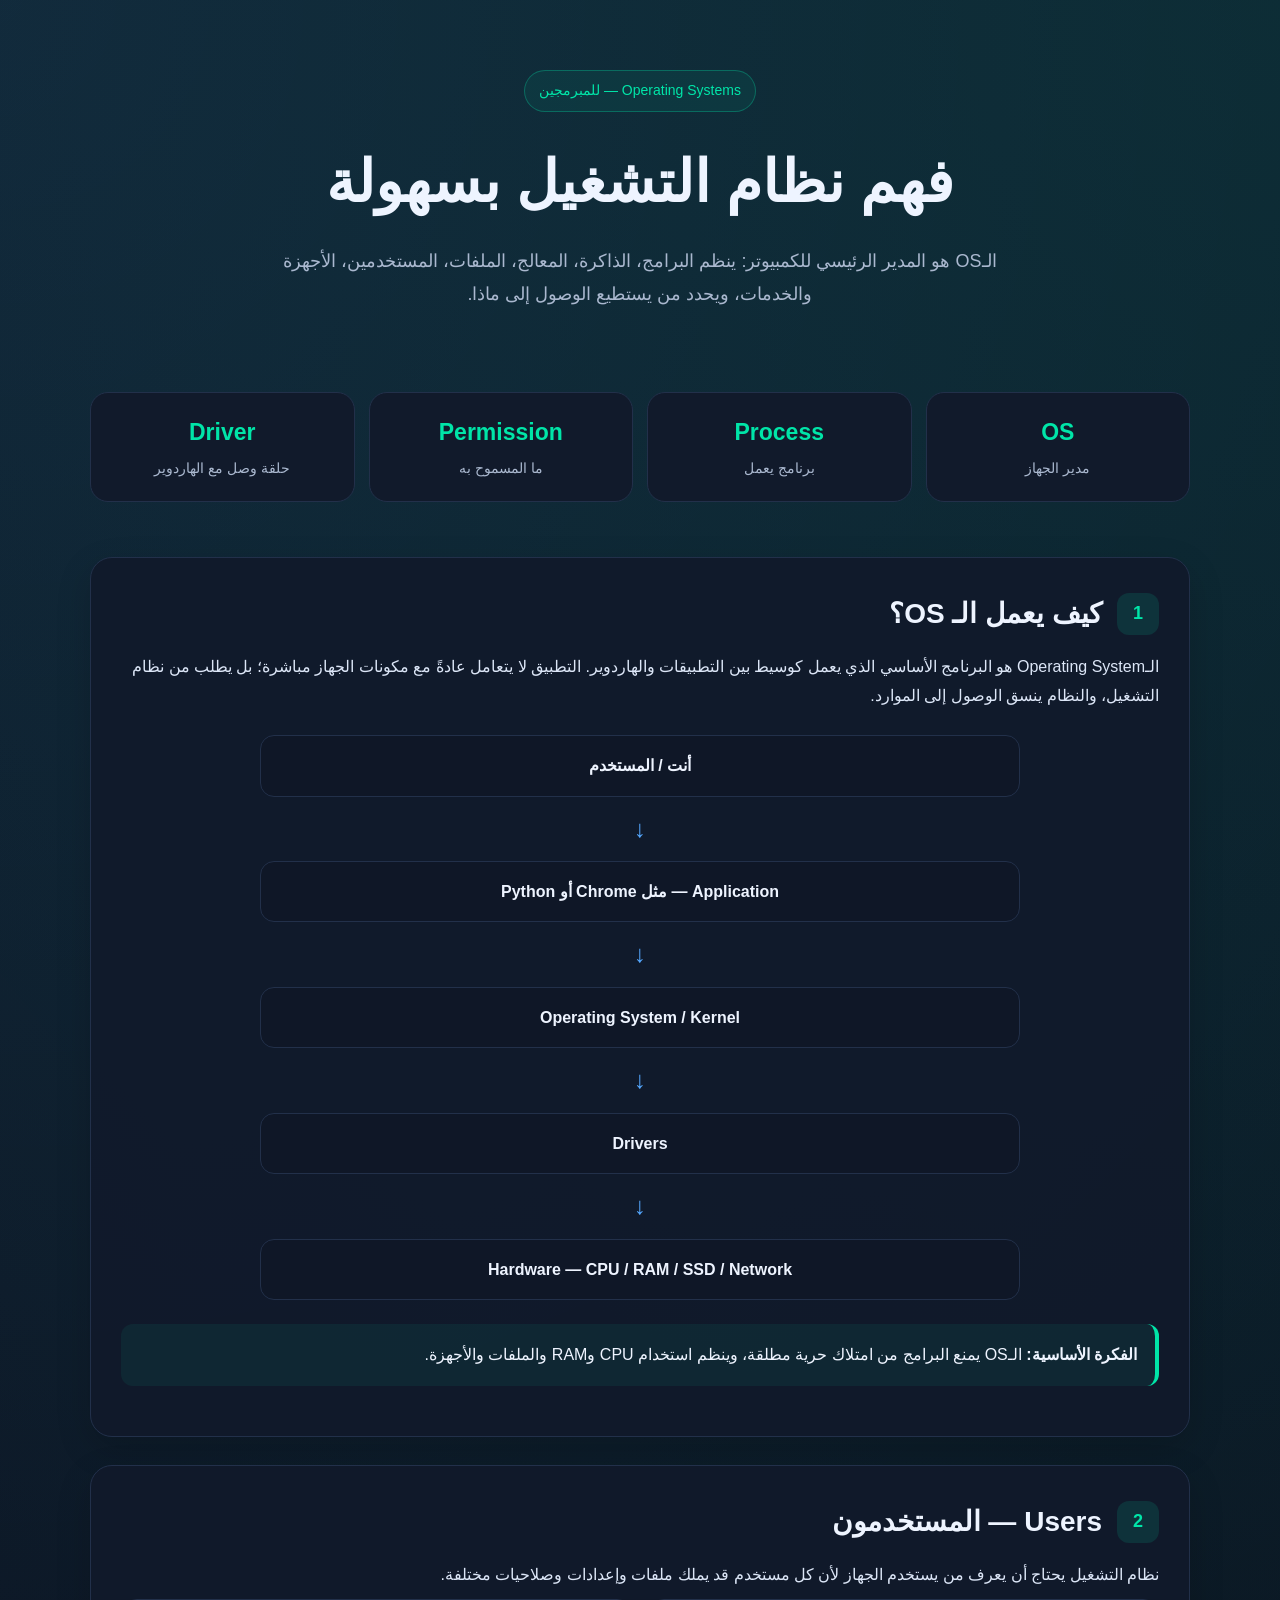
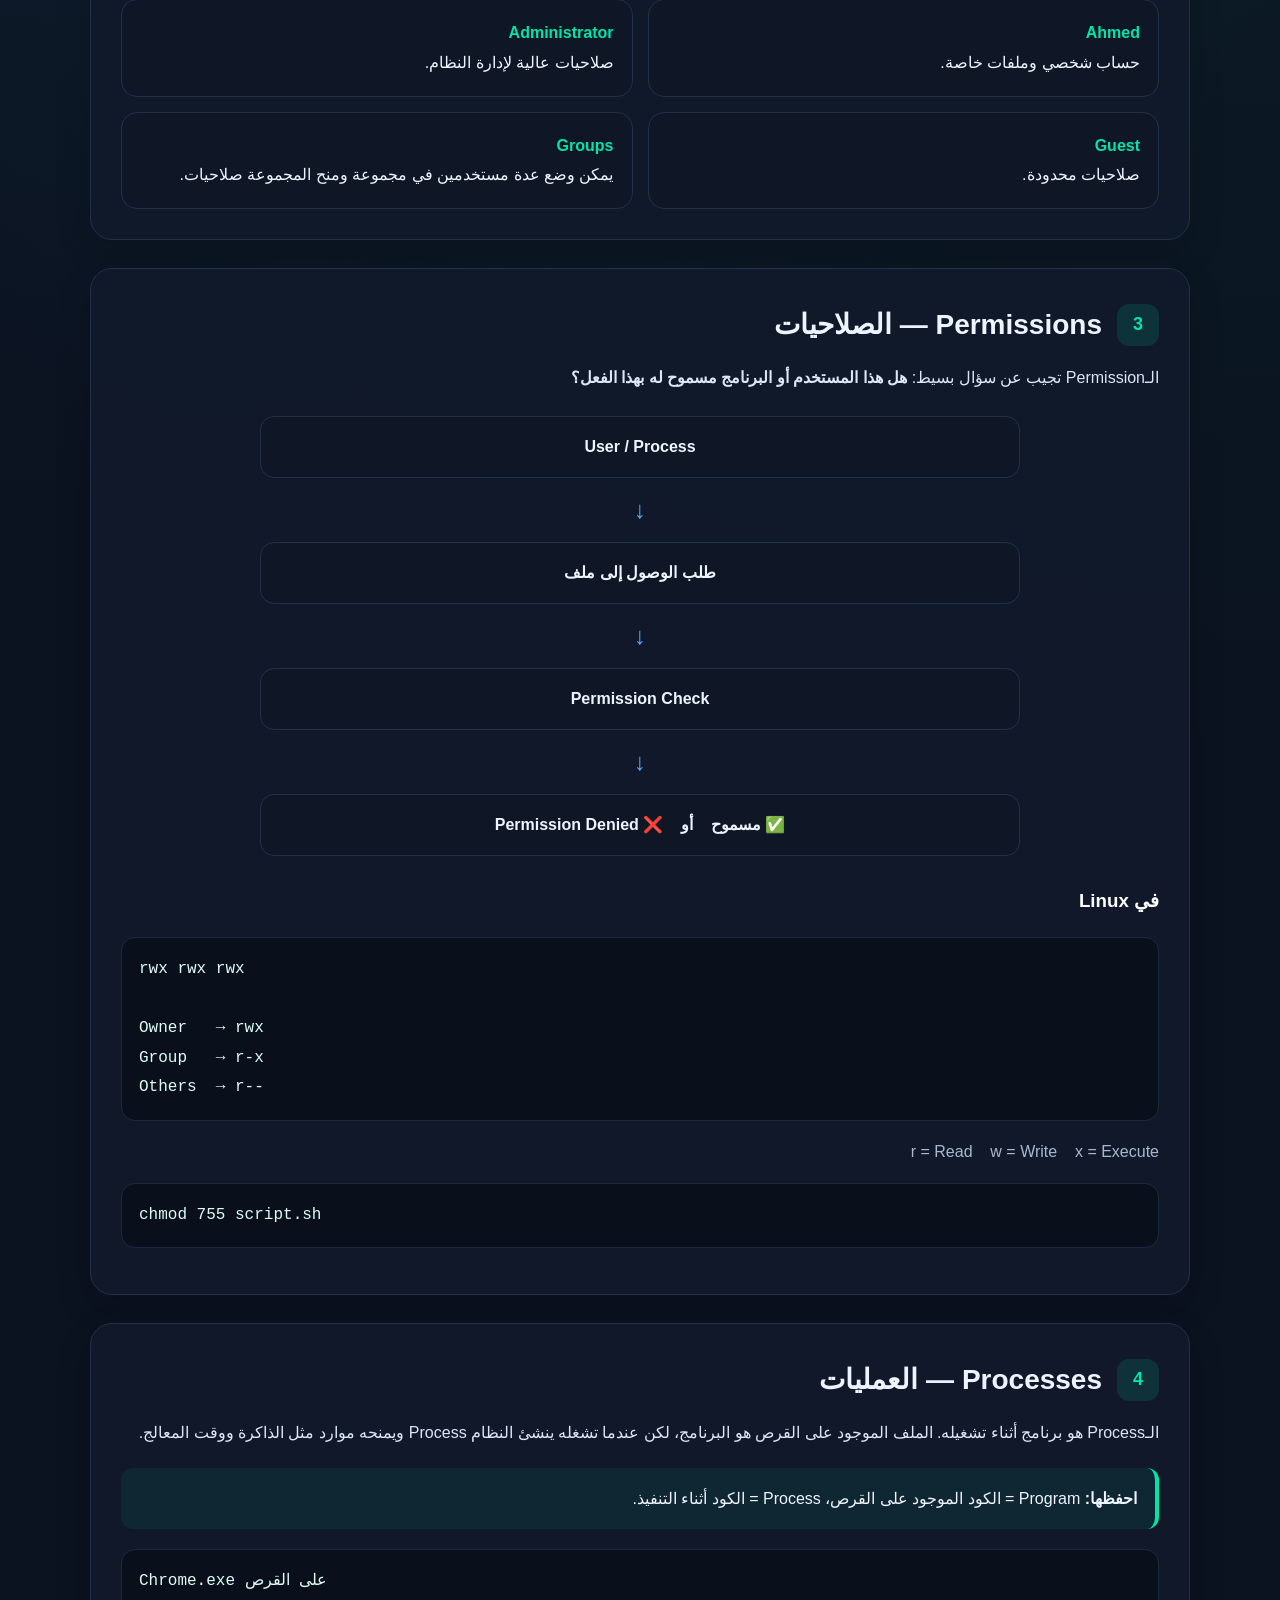
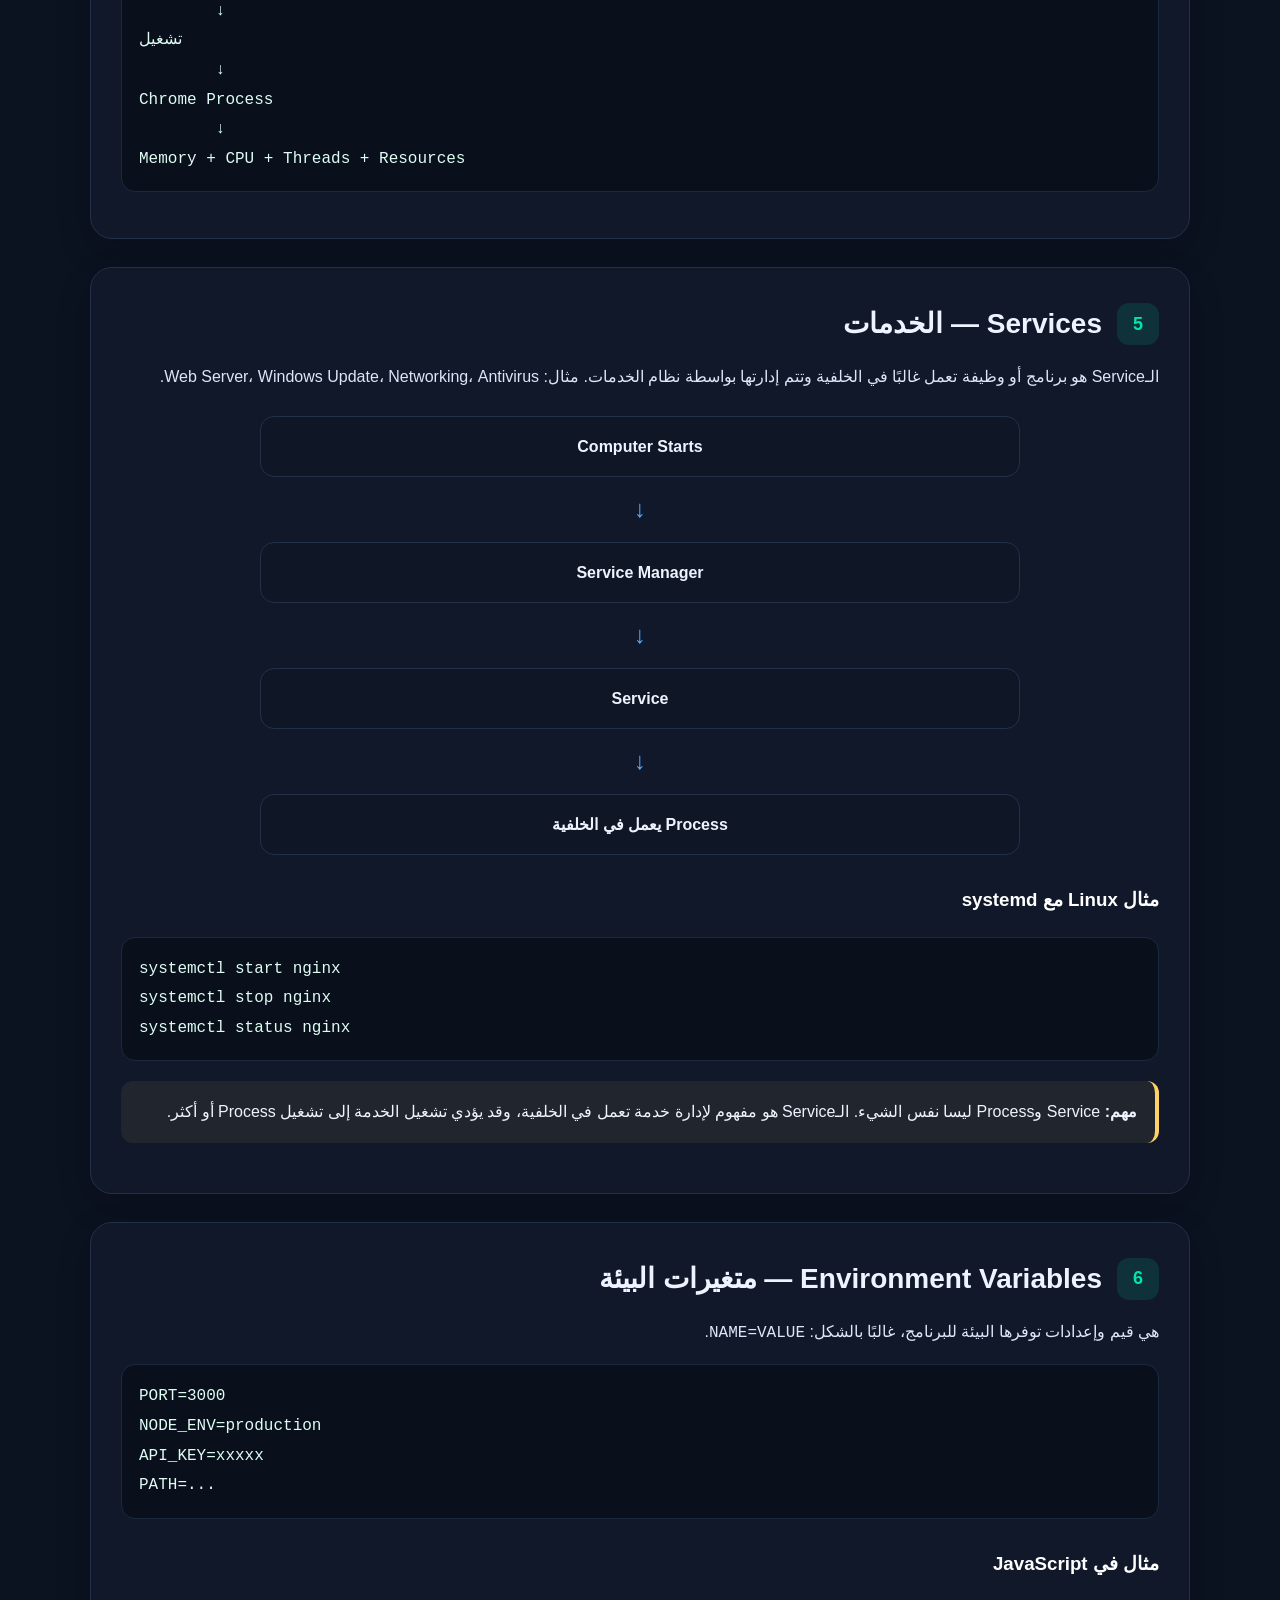
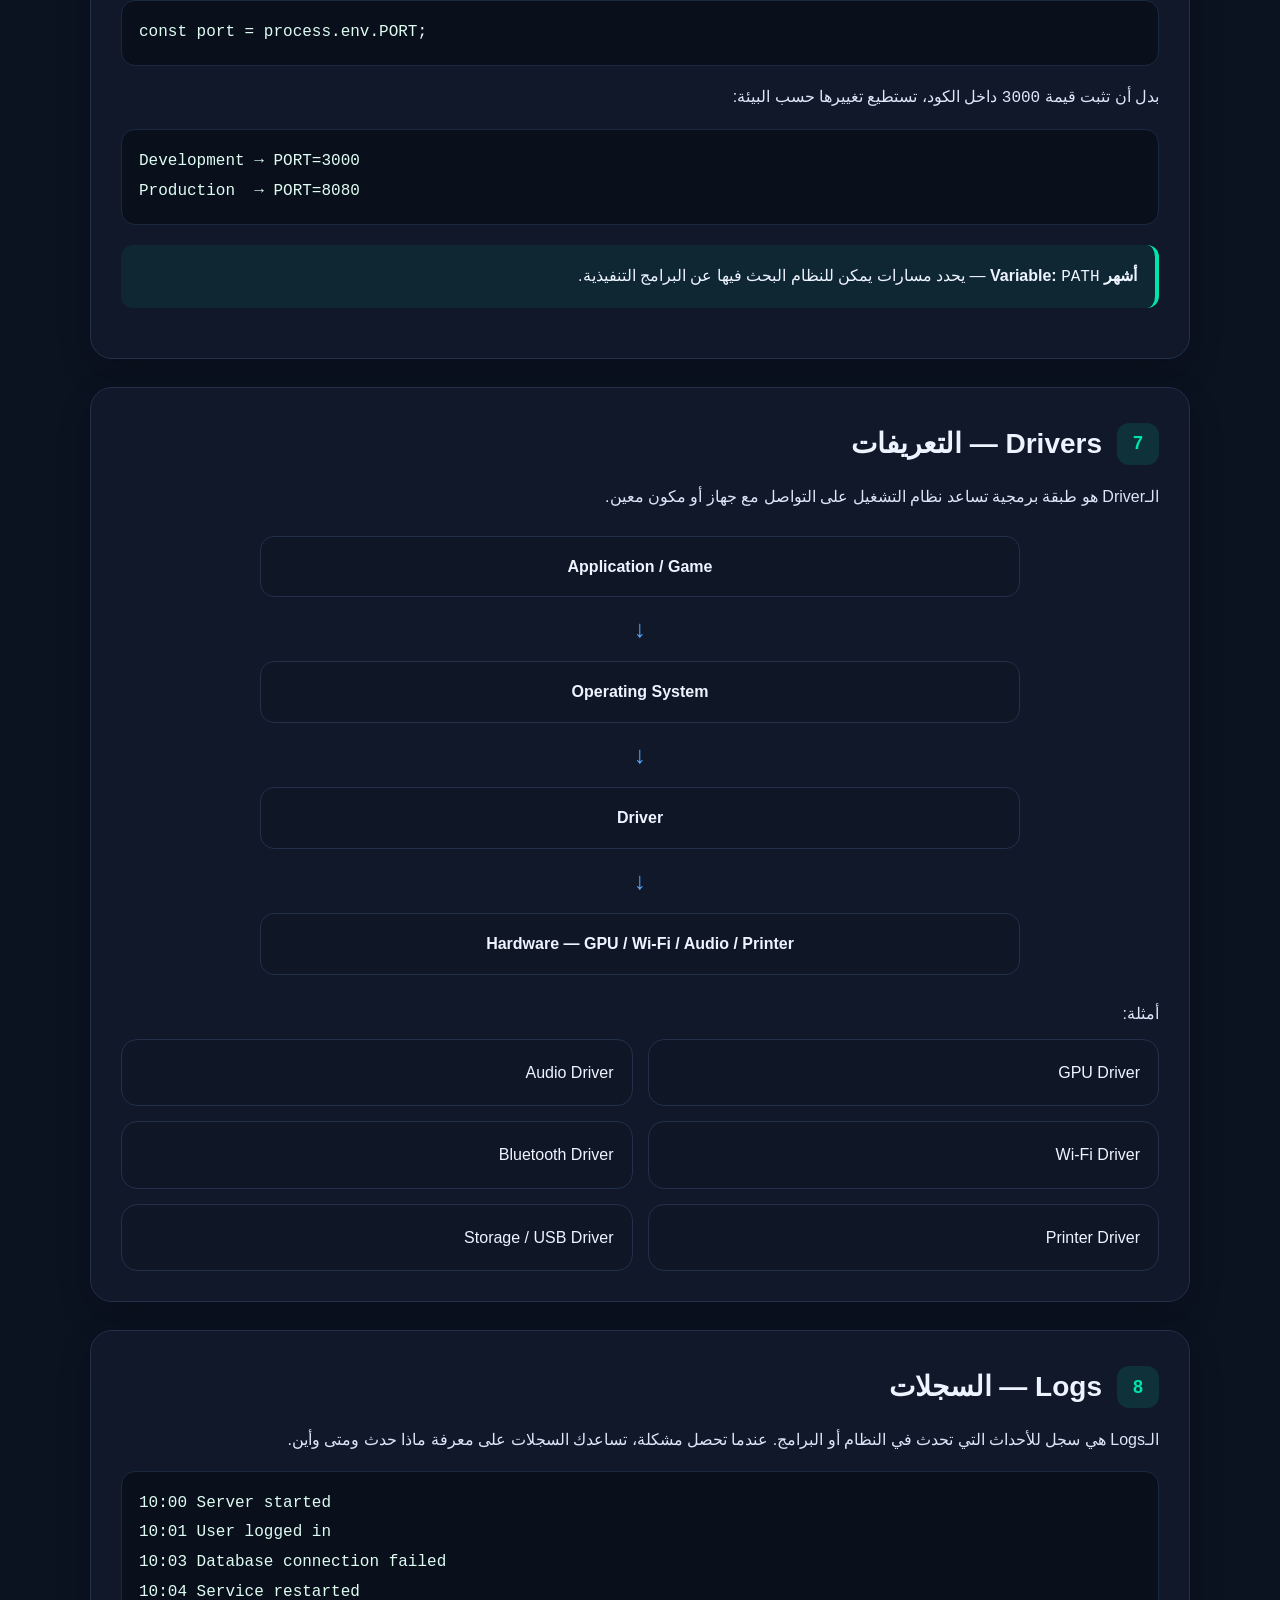
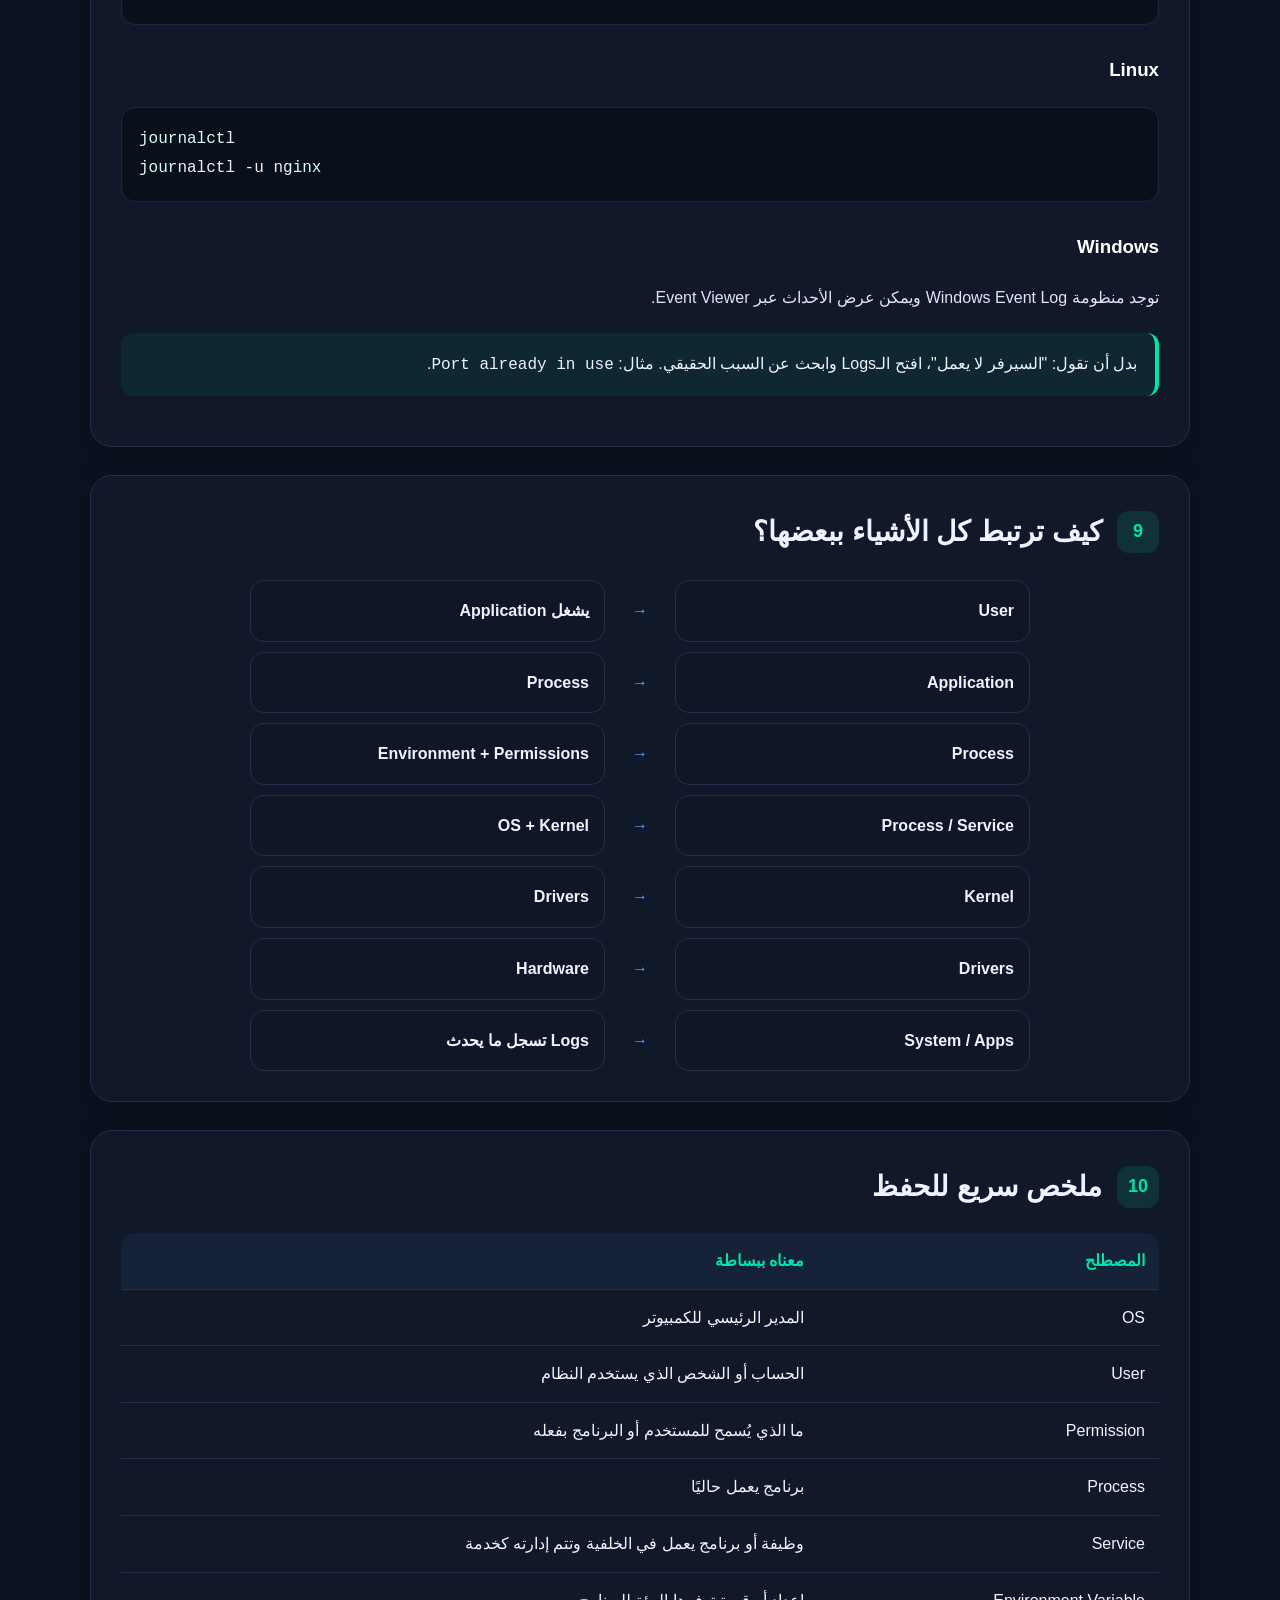
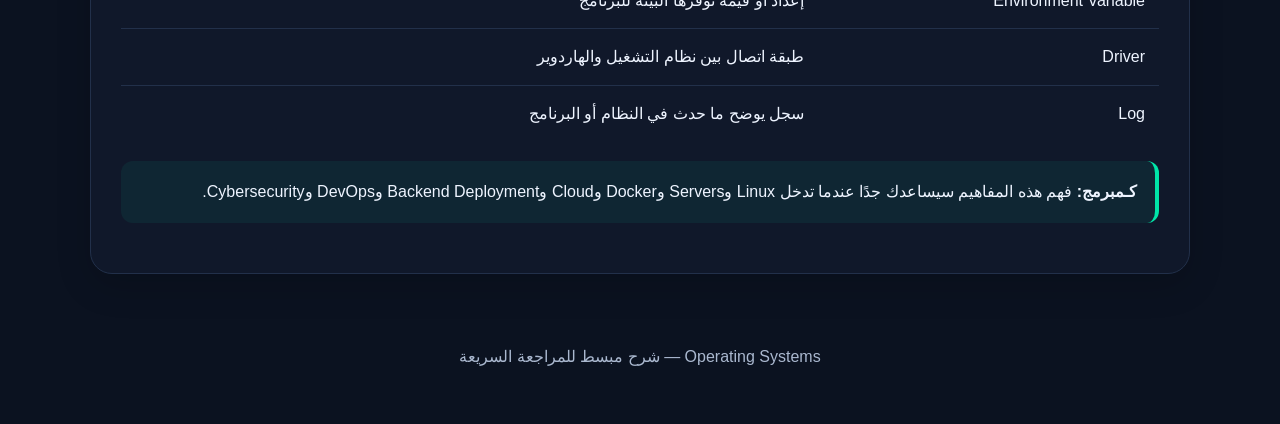
<file: level/4.html>
<!DOCTYPE html>
<html lang="ar" dir="rtl">
<head>
  <meta charset="UTF-8" />
  <meta name="viewport" content="width=device-width, initial-scale=1.0" />
  <title>Operating Systems — شرح مبسط</title>
  <style>
    :root{
      --bg:#0b1220;
      --card:#111a2b;
      --card2:#0f1727;
      --text:#eef4ff;
      --muted:#aab8cf;
      --accent:#00e5a8;
      --accent2:#55a8ff;
      --border:#22304a;
      --code:#09101c;
      --danger:#ff6b7a;
      --warning:#ffd166;
    }
    *{box-sizing:border-box}
    body{
      margin:0;
      font-family:"Segoe UI",Tahoma,Arial,sans-serif;
      background:
        radial-gradient(circle at top right, rgba(0,229,168,.10), transparent 28%),
        radial-gradient(circle at top left, rgba(85,168,255,.10), transparent 25%),
        var(--bg);
      color:var(--text);
      line-height:1.85;
    }
    .container{width:min(1100px,92%);margin:auto}
    header{
      padding:70px 0 45px;
      text-align:center;
    }
    .badge{
      display:inline-block;
      padding:7px 14px;
      border:1px solid rgba(0,229,168,.3);
      color:var(--accent);
      border-radius:999px;
      background:rgba(0,229,168,.07);
      font-size:14px;
    }
    h1{font-size:clamp(34px,6vw,58px);margin:16px 0 10px}
    .hero-text{color:var(--muted);max-width:780px;margin:auto;font-size:18px}
    .overview{
      margin:35px 0 55px;
      display:grid;
      grid-template-columns:repeat(4,1fr);
      gap:14px;
    }
    .mini{
      background:var(--card);
      border:1px solid var(--border);
      border-radius:18px;
      padding:18px;
      text-align:center;
    }
    .mini strong{display:block;font-size:23px;color:var(--accent)}
    .mini span{color:var(--muted);font-size:14px}
    section{
      margin:28px 0;
      background:rgba(17,26,43,.92);
      border:1px solid var(--border);
      border-radius:22px;
      padding:30px;
      box-shadow:0 12px 35px rgba(0,0,0,.16);
    }
    .section-head{display:flex;gap:15px;align-items:center;margin-bottom:12px}
    .num{
      width:42px;height:42px;display:grid;place-items:center;
      border-radius:12px;background:rgba(0,229,168,.12);
      color:var(--accent);font-weight:800;font-size:18px;
      flex:none;
    }
    h2{margin:0;font-size:28px}
    h3{margin-top:28px;color:#fff}
    p{margin:10px 0;color:#dce6f7}
    .muted{color:var(--muted)}
    .diagram{
      display:grid;
      gap:10px;
      margin:24px auto;
      max-width:760px;
      text-align:center;
    }
    .box{
      background:var(--card2);
      border:1px solid var(--border);
      border-radius:14px;
      padding:15px;
      font-weight:700;
    }
    .arrow{color:var(--accent2);font-size:24px}
    .grid{display:grid;grid-template-columns:repeat(2,1fr);gap:15px}
    .item{
      background:var(--card2);
      border:1px solid var(--border);
      border-radius:16px;
      padding:18px;
    }
    .item strong{color:var(--accent)}
    code, pre{
      direction:ltr;
      text-align:left;
      font-family:Consolas,Monaco,monospace;
    }
    pre{
      background:var(--code);
      border:1px solid #1b2940;
      padding:17px;
      border-radius:14px;
      overflow:auto;
      color:#dffcf3;
    }
    .callout{
      margin:20px 0;
      padding:16px 18px;
      border-right:4px solid var(--accent);
      background:rgba(0,229,168,.07);
      border-radius:12px;
    }
    .warning{
      border-right-color:var(--warning);
      background:rgba(255,209,102,.07);
    }
    table{
      width:100%;
      border-collapse:collapse;
      margin-top:20px;
      overflow:hidden;
      border-radius:14px;
    }
    th,td{
      padding:13px 14px;
      border-bottom:1px solid var(--border);
      text-align:right;
    }
    th{background:#162238;color:var(--accent)}
    tr:last-child td{border-bottom:none}
    .final-map{
      display:grid;
      grid-template-columns:1fr;
      gap:10px;
      max-width:780px;
      margin:22px auto 0;
    }
    .final-map .row{
      display:grid;
      grid-template-columns:1fr 50px 1fr;
      align-items:center;
      gap:10px;
    }
    .center{
      text-align:center;color:var(--accent2);font-weight:900;
    }
    footer{
      padding:40px 0 60px;
      color:var(--muted);
      text-align:center;
    }
    @media(max-width:800px){
      .overview{grid-template-columns:repeat(2,1fr)}
      .grid{grid-template-columns:1fr}
      section{padding:22px}
      .final-map .row{grid-template-columns:1fr}
      .center{transform:rotate(90deg)}
    }
    @media(max-width:500px){
      .overview{grid-template-columns:1fr}
      header{padding-top:45px}
    }
  </style>
</head>
<body>
  <div class="container">
    <header>
      <span class="badge">Operating Systems — للمبرمجين</span>
      <h1>فهم نظام التشغيل بسهولة</h1>
      <p class="hero-text">
        الـOS هو المدير الرئيسي للكمبيوتر: ينظم البرامج، الذاكرة، المعالج، الملفات،
        المستخدمين، الأجهزة والخدمات، ويحدد من يستطيع الوصول إلى ماذا.
      </p>
    </header>

    <div class="overview">
      <div class="mini"><strong>OS</strong><span>مدير الجهاز</span></div>
      <div class="mini"><strong>Process</strong><span>برنامج يعمل</span></div>
      <div class="mini"><strong>Permission</strong><span>ما المسموح به</span></div>
      <div class="mini"><strong>Driver</strong><span>حلقة وصل مع الهاردوير</span></div>
    </div>

    <section>
      <div class="section-head"><div class="num">1</div><h2>كيف يعمل الـ OS؟</h2></div>
      <p>
        الـOperating System هو البرنامج الأساسي الذي يعمل كوسيط بين التطبيقات والهاردوير.
        التطبيق لا يتعامل عادةً مع مكونات الجهاز مباشرة؛ بل يطلب من نظام التشغيل، والنظام
        ينسق الوصول إلى الموارد.
      </p>

      <div class="diagram">
        <div class="box">أنت / المستخدم</div>
        <div class="arrow">↓</div>
        <div class="box">Application — مثل Chrome أو Python</div>
        <div class="arrow">↓</div>
        <div class="box">Operating System / Kernel</div>
        <div class="arrow">↓</div>
        <div class="box">Drivers</div>
        <div class="arrow">↓</div>
        <div class="box">Hardware — CPU / RAM / SSD / Network</div>
      </div>

      <div class="callout">
        <strong>الفكرة الأساسية:</strong>
        الـOS يمنع البرامج من امتلاك حرية مطلقة، وينظم استخدام CPU وRAM والملفات والأجهزة.
      </div>
    </section>

    <section>
      <div class="section-head"><div class="num">2</div><h2>Users — المستخدمون</h2></div>
      <p>
        نظام التشغيل يحتاج أن يعرف من يستخدم الجهاز لأن كل مستخدم قد يملك ملفات وإعدادات
        وصلاحيات مختلفة.
      </p>

      <div class="grid">
        <div class="item"><strong>Ahmed</strong><br>حساب شخصي وملفات خاصة.</div>
        <div class="item"><strong>Administrator</strong><br>صلاحيات عالية لإدارة النظام.</div>
        <div class="item"><strong>Guest</strong><br>صلاحيات محدودة.</div>
        <div class="item"><strong>Groups</strong><br>يمكن وضع عدة مستخدمين في مجموعة ومنح المجموعة صلاحيات.</div>
      </div>
    </section>

    <section>
      <div class="section-head"><div class="num">3</div><h2>Permissions — الصلاحيات</h2></div>
      <p>الـPermission تجيب عن سؤال بسيط: <strong>هل هذا المستخدم أو البرنامج مسموح له بهذا الفعل؟</strong></p>

      <div class="diagram">
        <div class="box">User / Process</div>
        <div class="arrow">↓</div>
        <div class="box">طلب الوصول إلى ملف</div>
        <div class="arrow">↓</div>
        <div class="box">Permission Check</div>
        <div class="arrow">↓</div>
        <div class="box">✅ مسموح &nbsp;&nbsp; أو &nbsp;&nbsp; ❌ Permission Denied</div>
      </div>

      <h3>في Linux</h3>
      <pre>rwx rwx rwx

Owner   → rwx
Group   → r-x
Others  → r--</pre>

      <p class="muted">
        r = Read &nbsp;&nbsp; w = Write &nbsp;&nbsp; x = Execute
      </p>

      <pre>chmod 755 script.sh</pre>
    </section>

    <section>
      <div class="section-head"><div class="num">4</div><h2>Processes — العمليات</h2></div>
      <p>
        الـProcess هو برنامج أثناء تشغيله. الملف الموجود على القرص هو البرنامج،
        لكن عندما تشغله ينشئ النظام Process ويمنحه موارد مثل الذاكرة ووقت المعالج.
      </p>

      <div class="callout">
        <strong>احفظها:</strong> Program = الكود الموجود على القرص،
        Process = الكود أثناء التنفيذ.
      </div>

      <pre>Chrome.exe على القرص
        ↓
تشغيل
        ↓
Chrome Process
        ↓
Memory + CPU + Threads + Resources</pre>
    </section>

    <section>
      <div class="section-head"><div class="num">5</div><h2>Services — الخدمات</h2></div>
      <p>
        الـService هو برنامج أو وظيفة تعمل غالبًا في الخلفية وتتم إدارتها بواسطة نظام
        الخدمات. مثال: Web Server، Windows Update، Networking، Antivirus.
      </p>

      <div class="diagram">
        <div class="box">Computer Starts</div>
        <div class="arrow">↓</div>
        <div class="box">Service Manager</div>
        <div class="arrow">↓</div>
        <div class="box">Service</div>
        <div class="arrow">↓</div>
        <div class="box">Process يعمل في الخلفية</div>
      </div>

      <h3>مثال Linux مع systemd</h3>
      <pre>systemctl start nginx
systemctl stop nginx
systemctl status nginx</pre>

      <div class="callout warning">
        <strong>مهم:</strong> Service وProcess ليسا نفس الشيء.
        الـService هو مفهوم لإدارة خدمة تعمل في الخلفية، وقد يؤدي تشغيل الخدمة إلى تشغيل Process أو أكثر.
      </div>
    </section>

    <section>
      <div class="section-head"><div class="num">6</div><h2>Environment Variables — متغيرات البيئة</h2></div>
      <p>
        هي قيم وإعدادات توفرها البيئة للبرنامج، غالبًا بالشكل:
        <code>NAME=VALUE</code>.
      </p>

      <pre>PORT=3000
NODE_ENV=production
API_KEY=xxxxx
PATH=...</pre>

      <h3>مثال في JavaScript</h3>
      <pre>const port = process.env.PORT;</pre>

      <p>
        بدل أن تثبت قيمة <code>3000</code> داخل الكود، تستطيع تغييرها حسب البيئة:
      </p>

      <pre>Development → PORT=3000
Production  → PORT=8080</pre>

      <div class="callout">
        <strong>أشهر Variable:</strong> <code>PATH</code> — يحدد مسارات يمكن للنظام
        البحث فيها عن البرامج التنفيذية.
      </div>
    </section>

    <section>
      <div class="section-head"><div class="num">7</div><h2>Drivers — التعريفات</h2></div>
      <p>
        الـDriver هو طبقة برمجية تساعد نظام التشغيل على التواصل مع جهاز أو مكون معين.
      </p>

      <div class="diagram">
        <div class="box">Application / Game</div>
        <div class="arrow">↓</div>
        <div class="box">Operating System</div>
        <div class="arrow">↓</div>
        <div class="box">Driver</div>
        <div class="arrow">↓</div>
        <div class="box">Hardware — GPU / Wi-Fi / Audio / Printer</div>
      </div>

      <p>أمثلة:</p>
      <div class="grid">
        <div class="item">GPU Driver</div>
        <div class="item">Audio Driver</div>
        <div class="item">Wi-Fi Driver</div>
        <div class="item">Bluetooth Driver</div>
        <div class="item">Printer Driver</div>
        <div class="item">Storage / USB Driver</div>
      </div>
    </section>

    <section>
      <div class="section-head"><div class="num">8</div><h2>Logs — السجلات</h2></div>
      <p>
        الـLogs هي سجل للأحداث التي تحدث في النظام أو البرامج. عندما تحصل مشكلة،
        تساعدك السجلات على معرفة ماذا حدث ومتى وأين.
      </p>

      <pre>10:00 Server started
10:01 User logged in
10:03 Database connection failed
10:04 Service restarted</pre>

      <h3>Linux</h3>
      <pre>journalctl
journalctl -u nginx</pre>

      <h3>Windows</h3>
      <p>
        توجد منظومة Windows Event Log ويمكن عرض الأحداث عبر Event Viewer.
      </p>

      <div class="callout">
        بدل أن تقول: "السيرفر لا يعمل"، افتح الـLogs وابحث عن السبب الحقيقي.
        مثال: <code>Port already in use</code>.
      </div>
    </section>

    <section>
      <div class="section-head"><div class="num">9</div><h2>كيف ترتبط كل الأشياء ببعضها؟</h2></div>

      <div class="final-map">
        <div class="row">
          <div class="box">User</div><div class="center">→</div><div class="box">يشغل Application</div>
        </div>
        <div class="row">
          <div class="box">Application</div><div class="center">→</div><div class="box">Process</div>
        </div>
        <div class="row">
          <div class="box">Process</div><div class="center">→</div><div class="box">Environment + Permissions</div>
        </div>
        <div class="row">
          <div class="box">Process / Service</div><div class="center">→</div><div class="box">OS + Kernel</div>
        </div>
        <div class="row">
          <div class="box">Kernel</div><div class="center">→</div><div class="box">Drivers</div>
        </div>
        <div class="row">
          <div class="box">Drivers</div><div class="center">→</div><div class="box">Hardware</div>
        </div>
        <div class="row">
          <div class="box">System / Apps</div><div class="center">→</div><div class="box">Logs تسجل ما يحدث</div>
        </div>
      </div>
    </section>

    <section>
      <div class="section-head"><div class="num">10</div><h2>ملخص سريع للحفظ</h2></div>

      <table>
        <thead>
          <tr>
            <th>المصطلح</th>
            <th>معناه ببساطة</th>
          </tr>
        </thead>
        <tbody>
          <tr><td>OS</td><td>المدير الرئيسي للكمبيوتر</td></tr>
          <tr><td>User</td><td>الحساب أو الشخص الذي يستخدم النظام</td></tr>
          <tr><td>Permission</td><td>ما الذي يُسمح للمستخدم أو البرنامج بفعله</td></tr>
          <tr><td>Process</td><td>برنامج يعمل حاليًا</td></tr>
          <tr><td>Service</td><td>وظيفة أو برنامج يعمل في الخلفية وتتم إدارته كخدمة</td></tr>
          <tr><td>Environment Variable</td><td>إعداد أو قيمة توفرها البيئة للبرنامج</td></tr>
          <tr><td>Driver</td><td>طبقة اتصال بين نظام التشغيل والهاردوير</td></tr>
          <tr><td>Log</td><td>سجل يوضح ما حدث في النظام أو البرنامج</td></tr>
        </tbody>
      </table>

      <div class="callout">
        <strong>كـمبرمج:</strong>
        فهم هذه المفاهيم سيساعدك جدًا عندما تدخل Linux وServers وDocker وCloud
        وBackend Deployment وDevOps وCybersecurity.
      </div>
    </section>

    <footer>
      Operating Systems — شرح مبسط للمراجعة السريعة
    </footer>
  </div>
</body>
</html>
</file>
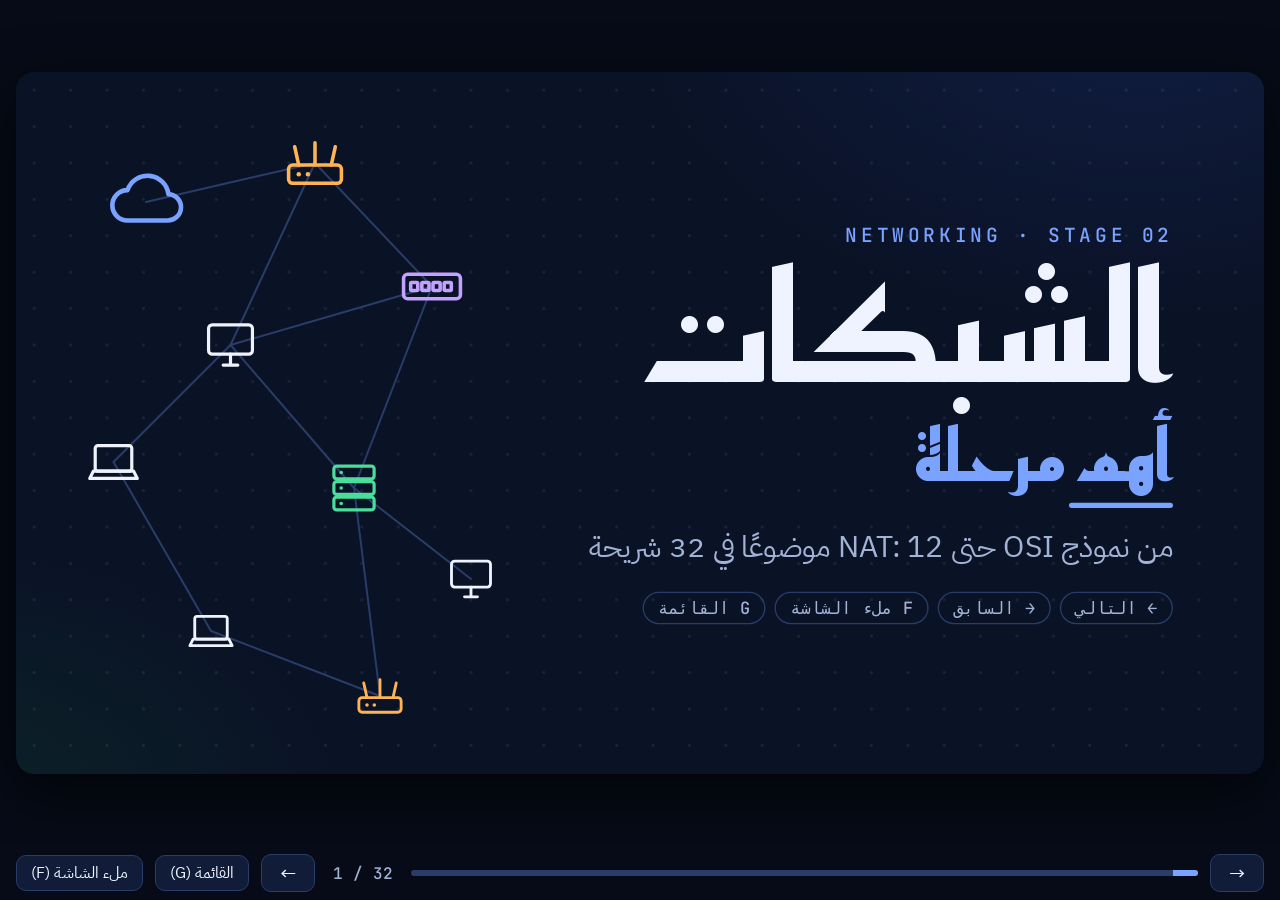
<file: level/5.html>
<!doctype html><html><head><meta charset=utf8><meta name=viewport content="width=device-width,initial-scale=1,viewport-fit=cover"><style>:root{color-scheme:light;box-sizing:border-box;padding-top:env(safe-area-inset-top,0px);padding-bottom:env(safe-area-inset-bottom,0px)}html{scroll-padding-top:env(safe-area-inset-top,0px)}body{margin:0;padding:0;font:14px -apple-system,BlinkMacSystemFont,sans-serif;background:#fff;color:#000}img{max-width:100%}[hidden]:not([hidden=until-found i]){display:none!important}</style></head><body>
<title>أساسيات الشبكات</title>
<link rel="stylesheet" href="https://fonts.googleapis.com/css2?family=IBM+Plex+Sans+Arabic:wght@400;500;600;700&family=JetBrains+Mono:wght@400;500;700&family=Reem+Kufi:wght@600;700&display=swap">
<style>
:root {
  /* Layout: a fixed 1920x1080 stage scaled to the screen, one slide at a time, content revealed step by step.
     Color = network layer (blue app, green transport, amber network, violet link, grey physical), the same on every slide. */
  --bg: #060b17;
  --stage: #0a1226;
  --surface: #101c38;
  --code: #0c1530;
  --line: #2a3d68;
  --ink: #eef3ff;
  --muted: #a3b3d6;
  --accent: #7aa2ff;
  --err: #ff8a80;
  --l-app: #7aa2ff;   --l-app-s: #14275a;
  --l-trans: #4ade9a; --l-trans-s: #0e3a29;
  --l-net: #ffb454;   --l-net-s: #40300f;
  --l-link: #c3a1ff;  --l-link-s: #2f2056;
  --l-phys: #9aa8c5;  --l-phys-s: #1f2b44;
  --f-display: 'Reem Kufi', 'IBM Plex Sans Arabic', system-ui, sans-serif;
  --f-body: 'IBM Plex Sans Arabic', 'Segoe UI', Tahoma, system-ui, sans-serif;
  --f-mono: 'JetBrains Mono', ui-monospace, Consolas, monospace;
  color-scheme: dark;
}
* { box-sizing: border-box; }
html, body { height: 100%; }
body { margin: 0; padding: 0; background: var(--bg); color: var(--ink); font-family: var(--f-body); direction: rtl; overflow: hidden; position: relative; }
button, input { font-family: inherit; }
:focus-visible { outline: 3px solid var(--accent); outline-offset: 2px; }

.vp { position: absolute; inset: 0; display: grid; grid-template-rows: minmax(0, 1fr) auto; }
.stagewrap { position: relative; min-height: 0; overflow: hidden; }
.stage {
  position: absolute; left: 50%; top: 50%; width: 1920px; height: 1080px;
  transform: translate(-50%, -50%) scale(var(--s, .5)); transform-origin: center;
  background:
    radial-gradient(1100px 700px at 90% -10%, #1a2f6a66, transparent 70%),
    radial-gradient(900px 600px at -5% 105%, #0e3a2966, transparent 70%),
    var(--stage);
  border-radius: 28px; overflow: hidden; box-shadow: 0 30px 90px #000a; font-size: 40px; line-height: 1.6;
}
.stage::before { content: ""; position: absolute; inset: 0; background-image: radial-gradient(#ffffff12 2px, transparent 2.5px); background-size: 56px 56px; pointer-events: none; }

/* slides */
.slide { position: absolute; inset: 0; opacity: 0; visibility: hidden; --sc: var(--accent);
  transition: opacity .55s ease, transform .8s cubic-bezier(.2,.8,.2,1), visibility 0s .8s; }
.slide.active { opacity: 1; visibility: visible; transition-delay: 0s; }
.slide.before { transform: translateX(110px); }
.slide.after { transform: translateX(-110px); }
.sc-app { --sc: var(--l-app); } .sc-trans { --sc: var(--l-trans); } .sc-net { --sc: var(--l-net); } .sc-link { --sc: var(--l-link); }
.k-app { --c: var(--l-app); --cs: var(--l-app-s); } .k-trans { --c: var(--l-trans); --cs: var(--l-trans-s); }
.k-net { --c: var(--l-net); --cs: var(--l-net-s); } .k-link { --c: var(--l-link); --cs: var(--l-link-s); }
.k-phys { --c: var(--l-phys); --cs: var(--l-phys-s); }

/* reveal system */
.r { opacity: 0; transform: translateY(34px); transform-box: fill-box; transform-origin: center;
  transition: opacity .6s ease var(--d, 0s), transform .75s cubic-bezier(.2,.8,.2,1) var(--d, 0s), filter .5s ease, background-color .6s ease, border-color .6s ease; }
.r.l { transform: translateX(-90px); } .r.rt { transform: translateX(90px); } .r.pop { transform: scale(.6); } .r.fade { transform: none; } .r.dn { transform: translateY(-70px); }
.r.on { opacity: 1; transform: none; }
.r.on.dim, .dim { opacity: .3; } .glow { filter: drop-shadow(0 0 16px var(--ic, #fff)); }
.fx .draw { stroke-dasharray: 1; stroke-dashoffset: 1; transition: stroke-dashoffset .85s ease var(--d, 0s); }
.fx.on .draw { stroke-dashoffset: 0; }
.fx .hd { opacity: 0; transition: opacity .3s ease calc(var(--d, 0s) + .7s); }
.fx.on .hd { opacity: 1; }
.ul { width: 160px; height: 8px; border-radius: 4px; background: var(--sc); transform: scaleX(0); transform-origin: right; transition: transform .8s cubic-bezier(.2,.8,.2,1) .35s; }
.ul.on { transform: none; }
.dn { opacity: 0; transition: opacity .5s ease; color: var(--muted); } .dn.on { opacity: 1; }
.ic g, .ic use { } svg.ic { width: 110px; height: 110px; color: var(--c, var(--ink)); flex: none; }
g.ic { color: var(--ic, var(--ink)); }
.v10 { --ic: var(--l-app); } .v20 { --ic: var(--l-trans); }

/* header + body */
.sh { position: absolute; top: 62px; right: 110px; left: 110px; }
.eb { font: 500 28px var(--f-mono); letter-spacing: .16em; color: var(--sc); direction: ltr; text-align: right; }
.sh h2 { font-family: var(--f-display); font-weight: 700; font-size: 84px; line-height: 1.2; margin: 2px 0 12px; text-wrap: balance; }
.body { position: absolute; top: 262px; bottom: 70px; right: 110px; left: 110px; display: flex; flex-direction: column; }
.capwrap { position: absolute; bottom: 46px; right: 110px; left: 110px; height: 134px; }
.cap { position: absolute; inset: 0; display: flex; align-items: center; background: var(--surface); border: 3px solid var(--sc); border-radius: 24px; padding: 0 44px; font-size: 42px; line-height: 1.5; }
.cw { display: block; }
.cap b { color: var(--sc); } .cap.r { transform: translateY(20px); } .cap.r.on { transform: none; }

/* shared parts */
.mono { font-family: var(--f-mono); direction: ltr; unicode-bidi: isolate; display: inline-block; }
.chip { display: inline-block; font: 500 28px var(--f-mono); padding: 2px 22px; border-radius: 999px; border: 2px solid var(--c, var(--line)); color: var(--c, var(--ink)); background: var(--cs, transparent); line-height: 1.6; }
.card { background: var(--surface); border: 3px solid var(--c, var(--line)); border-radius: 28px; padding: 28px 36px; min-width: 0; }
.card h3 { margin: 0 0 6px; font-size: 46px; color: var(--c, var(--ink)); line-height: 1.3; }
.card p { margin: 0; font-size: 36px; color: var(--muted); line-height: 1.5; }
.callout { font-size: 44px; line-height: 1.6; background: var(--surface); border: 3px solid var(--sc); border-radius: 26px; padding: 22px 40px; }
.callout b { color: var(--sc); }
.note { font-size: 38px; color: var(--muted); text-align: center; } .note b { color: var(--sc); }
.two { display: grid; grid-template-columns: 1fr 1fr; gap: 30px; }
.three { display: grid; grid-template-columns: repeat(3, 1fr); gap: 28px; }
.dg { width: 100%; height: auto; display: block; direction: ltr; overflow: visible; }
.dg text { font-family: var(--f-body); fill: var(--fc, var(--ink)); }
.dg text.mono { font-family: var(--f-mono); }
.dg .ln { stroke: var(--line); stroke-width: 5; stroke-linecap: round; }
.dg .bx { fill: var(--bf, var(--surface)); stroke: var(--bs, var(--line)); stroke-width: 4; }
.dg .ring { fill: none; stroke: var(--rc, var(--accent)); stroke-width: 5; visibility: hidden; transform-box: fill-box; transform-origin: center; opacity: 0; animation: ring 2.4s ease-out infinite; animation-delay: var(--rd, 0s); }
.dg .ring.on { visibility: visible; }
.mv { transition: transform 1.4s cubic-bezier(.6,0,.2,1); }
.mv.mvd { transform: translateX(880px); } .mv.p1 { transform: translateX(380px); } .mv.p2 { transform: translateX(1000px); }
@keyframes ring { 0% { transform: scale(.4); opacity: .8; } 100% { transform: scale(3.6); opacity: 0; } }
@keyframes pk { 0% { transform: translateX(0); opacity: 0; } 12% { opacity: 1; } 85% { opacity: 1; } 100% { transform: translateX(440px); opacity: 0; } }
@keyframes ak { 0% { transform: translateX(0); opacity: 0; } 12% { opacity: 1; } 85% { opacity: 1; } 100% { transform: translateX(-440px); opacity: 0; } }
@keyframes pklost { 0% { transform: translateX(0); opacity: 0; } 10% { opacity: 1; } 42% { transform: translateX(210px); opacity: 1; } 52% { transform: translateX(240px); opacity: 0; } 100% { opacity: 0; } }
@keyframes blink { 0%, 40% { opacity: 0; } 50%, 70% { opacity: 1; } 80%, 100% { opacity: 0; } }
.pkt { animation: pk 3.6s linear infinite; animation-delay: var(--pd, 0s); opacity: 0; }
.ack { animation: ak 3.6s linear infinite; animation-delay: var(--pd, 0s); opacity: 0; }
.pkt.lost { animation-name: pklost; } .xmark { animation: blink 3.6s linear infinite; animation-delay: var(--pd, 0s); opacity: 0; }

.harr { flex: none; width: 90px; height: 30px; color: var(--sc); } .harr path { stroke: currentColor; stroke-width: 6; stroke-linecap: round; stroke-linejoin: round; fill: none; }

/* 1 + 32 title */
.bgnet { position: absolute; inset: 0; width: 100%; height: 100%; }
.bgnet .ln { stroke: #2a3d6899; stroke-width: 3; } .bgnet .nd { animation: float 7s ease-in-out infinite; animation-delay: var(--fd, 0s); }
@keyframes float { 0%, 100% { transform: translateY(0); } 50% { transform: translateY(-14px); } }
.tt { position: absolute; right: 140px; top: 50%; transform: translateY(-50%); width: 1000px; display: flex; flex-direction: column; gap: 6px; }
.kick { font: 500 30px var(--f-mono); letter-spacing: .2em; color: var(--sc); direction: ltr; text-align: right; }
.tt h1 { font: 700 230px/1.05 var(--f-display); margin: 0; }
.sub { font: 700 110px/1.2 var(--f-display); color: var(--sc); }
.lead { font-size: 46px; color: var(--muted); margin: 18px 0 26px; }
.keys { display: flex; flex-wrap: wrap; gap: 14px; } .keys .chip { font-size: 26px; color: var(--muted); }
.endchips { display: flex; flex-wrap: wrap; gap: 16px; margin-top: 26px; } .endchips .chip { font-size: 32px; }

/* 2 roadmap */
.road { display: flex; align-items: flex-start; gap: 14px; width: 100%; }
.rg { flex: 1; min-width: 0; border: 3px solid var(--c); background: var(--cs); border-radius: 28px; padding: 26px 28px; }
.rg h3 { margin: 0 0 14px; font-size: 44px; color: var(--c); }
.rg ul { list-style: none; margin: 0; padding: 0; display: flex; flex-direction: column; gap: 14px; }
.rg li { display: flex; align-items: center; gap: 16px; font: 500 32px var(--f-mono); direction: ltr; justify-content: flex-end; }
.rg li b { order: 2; width: 54px; height: 54px; border-radius: 50%; background: var(--c); color: var(--bg); display: grid; place-items: center; font-size: 28px; flex: none; }

/* 3 */
.flow4 { display: flex; align-items: center; gap: 8px; }
.fc { width: 330px; flex: none; text-align: center; border: 3px solid var(--c); background: var(--cs); border-radius: 28px; padding: 28px 18px; display: flex; flex-direction: column; align-items: center; gap: 14px; min-height: 410px; }
.fc b { font-size: 36px; line-height: 1.4; } .fc .chip { font-size: 26px; margin-top: auto; }

/* 4 layers */
.layers { flex: 1; min-width: 0; display: flex; flex-direction: column; gap: 8px; }
.ly { display: grid; grid-template-columns: 64px 250px 250px 1fr 170px; align-items: center; gap: 14px; border: 3px solid var(--c); background: var(--cs); border-radius: 18px; padding: 0 24px; height: 84px; font-size: 32px; }
.ly b { font: 500 44px var(--f-mono); color: var(--c); } .ly em { font: 500 28px var(--f-mono); font-style: normal; direction: ltr; text-align: right; }
.ly u { text-decoration: none; font-weight: 600; } .ly span { color: var(--muted); font-size: 30px; }
.ly i { font: 500 26px var(--f-mono); font-style: normal; text-align: center; border: 2px solid var(--c); border-radius: 999px; color: var(--c); }
.side-arr { width: 260px; height: 640px; flex: none; direction: ltr; } .side-arr text { font-family: var(--f-body); }

/* 5 encapsulation */
.nestwrap { width: 940px; flex: none; display: flex; flex-direction: column; gap: 26px; }
.nb { border: 4px solid transparent; border-radius: 26px; padding: 20px 26px 26px; display: flex; flex-direction: column; gap: 12px; transition: border-color .6s, background-color .6s; }
.nb.show { border-color: var(--c); background: var(--cs); }
.lb { display: flex; justify-content: space-between; align-items: baseline; opacity: 0; transition: opacity .6s .15s; direction: ltr; }
.nb.show > .lb { opacity: 1; } .lb b { font: 500 32px var(--f-mono); color: var(--c); } .lb span { color: var(--muted); font-size: 28px; direction: rtl; }
.core { background: var(--l-app); color: var(--bg); border-radius: 18px; text-align: center; padding: 26px; font: 700 44px var(--f-mono); }
.bitsline { overflow: hidden; white-space: nowrap; direction: ltr; border: 2px solid var(--line); border-radius: 16px; padding: 10px 0; color: var(--l-phys); font: 500 32px var(--f-mono); }
.bitsrun { display: inline-block; animation: run 16s linear infinite; } @keyframes run { from { transform: translateX(0); } to { transform: translateX(-45%); } }
.steptxt { flex: 1; position: relative; min-height: 560px; min-width: 0; }
.st { position: absolute; top: 20px; right: 0; left: 0; display: flex; flex-direction: column; gap: 20px; } .st p { margin: 0; font-size: 50px; line-height: 1.55; }
.st .chip { align-self: flex-start; font-size: 32px; } .st code, p code { font: 500 .8em var(--f-mono); direction: ltr; unicode-bidi: isolate; display: inline-block; background: var(--code); padding: 0 12px; border-radius: 8px; }

/* 6 map */
.map { display: grid; grid-template-columns: 480px 110px 1fr; grid-template-rows: 46px repeat(7, 70px); gap: 6px 0; width: 100%; }
.mh { font: 500 30px var(--f-mono); color: var(--muted); text-align: center; }
.mc { border: 3px solid var(--c); background: var(--cs); border-radius: 16px; padding: 0 26px; display: flex; align-items: center; gap: 18px; font: 500 32px var(--f-mono); direction: ltr; min-width: 0; }
.mc b { color: var(--c); font-weight: 500; }
.mc.big2 { flex-direction: column; align-items: flex-start; justify-content: center; gap: 0; } .mc.big2 b { font-size: 40px; } .mc.big2 small { font-size: 26px; color: var(--muted); }
.lk { border: 4px solid var(--c); border-right: none; border-radius: 22px 0 0 22px; margin: 5px 0; }

/* 7 tcp/udp */
.tu { flex: 1; display: flex; flex-direction: column; gap: 10px; }
.tuh { display: flex; justify-content: space-between; align-items: center; } .tuh h3 { font: 700 76px var(--f-mono); margin: 0; direction: ltr; }
.tu ul { margin: 0; padding-inline-start: 36px; font-size: 36px; line-height: 1.55; } .tu li { color: var(--ink); }
.tags { display: flex; flex-wrap: wrap; gap: 14px; justify-content: flex-start; } .tags span { border: 2px solid var(--c, var(--sc)); border-radius: 999px; padding: 0 22px; font-size: 32px; color: var(--c, var(--sc)); }

/* 8 hand */
.hand { width: 900px; flex: none; } .hr { flex: 1; min-width: 0; }
.mini { font-size: 48px; margin: 0 0 4px; line-height: 1.4; } .hint { color: var(--muted); font-size: 36px; margin: 0; }
.ports { display: grid; grid-template-columns: 1fr 1fr; gap: 16px; margin-top: 22px; }
.pr { display: flex; gap: 22px; align-items: baseline; border: 3px solid var(--l-trans); background: var(--l-trans-s); border-radius: 18px; padding: 10px 26px; }
.pr b { font: 500 50px var(--f-mono); color: var(--l-trans); } .pr span { font: 500 32px var(--f-mono); }

/* 10 mac */
.macrow { display: flex; gap: 20px; justify-content: center; }
.by { width: 166px; text-align: center; font: 500 80px/1.3 var(--f-mono); border: 3px solid var(--c); background: var(--cs); border-radius: 18px; }
.brace { border: 4px solid var(--c); border-top: none; border-radius: 0 0 24px 24px; padding: 6px 0 0; text-align: center; font-size: 32px; color: var(--c); height: 70px; }
.casts { display: grid; grid-template-columns: repeat(3, 1fr); gap: 24px; } .casts .card { padding: 14px 24px; text-align: center; } .casts h3 { font-size: 40px; margin: 0; } .casts p { font-size: 30px; }

/* 11 arp */
.arptbl { position: absolute; top: 0; left: 0; width: 640px; background: var(--surface); border: 3px solid var(--l-link); border-radius: 22px; overflow: hidden; }
.arptbl .th, .mactbl .th { padding: 10px 24px; font-size: 30px; color: var(--muted); background: var(--code); } .arptbl .tr { display: grid; grid-template-columns: 1fr 1fr; gap: 14px; padding: 12px 24px; font-size: 28px; }

/* 12 ipv4 */
.octrow { display: flex; align-items: flex-start; justify-content: center; }
.oc { width: 310px; border: 3px solid var(--line); background: var(--surface); border-radius: 22px; text-align: center; padding: 14px 0; }
.oc b { display: block; font: 500 100px/1.2 var(--f-mono); } .oc small { font: 500 30px var(--f-mono); color: var(--muted); letter-spacing: .1em; }
.oc.isn { border-color: var(--l-net); background: var(--l-net-s); } .oc.ish { border-color: var(--l-trans); background: var(--l-trans-s); }
.octrow > i { width: 40px; font: 700 100px/1.5 var(--f-mono); font-style: normal; text-align: center; color: var(--muted); }
.strip, .cells { display: flex; justify-content: center; gap: 24px; direction: ltr; } .strip .g, .cells .g { display: flex; gap: 5px; }
.strip i, .cells i { width: 34px; height: 54px; border-radius: 6px; background: var(--l-trans-s); border: 2px solid var(--l-trans); transition: background-color .5s, border-color .5s; }
.strip i.n, .cells i.n { background: var(--l-net); border-color: var(--l-net); }

/* 13 live */
.tg { display: grid; grid-template-columns: repeat(8, 1fr); gap: 16px; max-width: 1500px; }
.tg button { border: 3px solid var(--line); background: var(--surface); color: var(--ink); border-radius: 22px; padding: 12px 0; cursor: pointer; display: grid; line-height: 1.3; font-family: var(--f-mono); }
.tg button small { font-size: 30px; color: var(--muted); } .tg button b { font-size: 90px; font-weight: 500; }
.tg button[aria-pressed="true"] { background: var(--l-net); border-color: var(--l-net); color: var(--bg); } .tg button[aria-pressed="true"] small { color: var(--bg); }
.sumline { font: 500 60px var(--f-mono); } .sumline b { font-size: 100px; font-weight: 500; color: var(--l-net); }
.btns { display: flex; flex-wrap: wrap; gap: 14px; } .btn { font-size: 34px; border: 3px solid var(--line); background: var(--surface); color: var(--ink); border-radius: 16px; padding: 4px 32px; cursor: pointer; } .btn:hover { border-color: var(--accent); }
.divl { height: 2px; background: var(--line); }
.field { display: flex; gap: 30px; align-items: flex-end; flex-wrap: wrap; } .field label { display: grid; gap: 8px; font-size: 30px; color: var(--muted); }
.field input { font: 500 52px var(--f-mono); direction: ltr; text-align: left; background: var(--surface); color: var(--ink); border: 3px solid var(--line); border-radius: 18px; padding: 8px 26px; width: 520px; } .field input.sm { width: 220px; }
.octs { display: flex; gap: 16px; direction: ltr; } .octs .oct { border: 3px solid var(--line); background: var(--surface); border-radius: 18px; padding: 6px 24px; text-align: center; }
.oct .dec { font: 500 54px var(--f-mono); display: block; line-height: 1.3; } .oct .bin { font: 500 28px var(--f-mono); color: var(--muted); }
.err { color: var(--err); margin: 0; font-size: 34px; }

/* 14 ranges */
.big { font: 500 52px var(--f-mono); direction: ltr; text-align: right; margin-bottom: 4px; }
.special { display: grid; grid-template-columns: repeat(3, 1fr); gap: 24px; } .sp { border: 2px dashed var(--line); border-radius: 20px; padding: 14px 24px; } .sp .mono { font-size: 44px; color: var(--l-net); } .sp p { margin: 0; font-size: 32px; color: var(--muted); line-height: 1.4; }
.why { display: flex; align-items: center; gap: 30px; font-size: 46px; border: 3px solid var(--sc); border-radius: 26px; padding: 18px 40px; background: var(--surface); } .why .mono { font-size: 92px; color: var(--l-net); }
.aw { width: 130px; height: 34px; color: var(--sc); flex: none; }

/* 15-16 ipv6 */
.bars { display: flex; flex-direction: column; gap: 28px; } .brow { display: grid; grid-template-columns: 150px 1fr 600px; gap: 24px; align-items: center; font-size: 36px; } .brow b { font: 500 54px var(--f-mono); direction: ltr; }
.trk4 { height: 60px; background: var(--surface); border: 2px solid var(--line); border-radius: 30px; overflow: hidden; direction: ltr; }
.trk4 i { display: block; height: 100%; width: 0; border-radius: 30px; transition: width 1.8s cubic-bezier(.2,.8,.2,1) .4s; }
.b4 { background: var(--l-net); } .b6 { background: linear-gradient(90deg, var(--l-app), var(--l-trans)); } .brow.on .b4 { width: 3%; } .brow.on .b6 { width: 100%; }
.v6g { display: flex; justify-content: center; gap: 10px; align-items: center; } .v6g span { border: 3px solid var(--l-app); background: var(--l-app-s); border-radius: 16px; padding: 4px 14px; font: 500 54px var(--f-mono); } .v6g i { font: 700 54px var(--f-mono); font-style: normal; color: var(--muted); }
.v6row { display: flex; flex-direction: column; gap: 4px; } .lab6 { font-size: 34px; color: var(--muted); }
.v6t { font: 500 62px var(--f-mono); direction: ltr; text-align: center; } .v6t span { padding: 0 6px; border-radius: 10px; transition: background-color .5s, color .5s; }
.f1 .z { opacity: .25; text-decoration: line-through; font-style: normal; transition: opacity .5s; } .z { font-style: normal; }
.f2 .zr, .fin .zr { background: var(--l-net-s); color: var(--l-net); outline: 2px solid var(--l-net); }
svg.dn { width: 50px; height: 58px; align-self: center; }

/* 17-21 */
.lead2 { font-size: 40px; color: var(--muted); margin: 0 0 6px; }
.srow { display: flex; align-items: center; gap: 30px; width: 100%; } .slab { width: 430px; flex: none; display: flex; flex-direction: column; line-height: 1.3; } .slab b { font-size: 62px; } .slab span { font-size: 30px; color: var(--muted); }
.sbar { flex: 1; display: flex; gap: 16px; height: 116px; } .sbar .blk { flex: 1; min-width: 0; border: 3px solid var(--c); background: var(--cs); border-radius: 18px; display: grid; place-items: center; font-size: 34px; color: var(--c); }
.msteps { flex: 1; display: flex; flex-direction: column; gap: 22px; min-width: 0; } .ms { display: flex; gap: 26px; align-items: flex-start; border: 3px solid var(--c); background: var(--cs); border-radius: 26px; padding: 20px 30px; }
.num { flex: none; width: 72px; height: 72px; border-radius: 50%; background: var(--c); color: var(--bg); display: grid; place-items: center; font: 700 40px var(--f-mono); }
.ms b { font-size: 42px; } .ms p { margin: 0; font-size: 34px; color: var(--muted); } .ms .res { color: var(--ink); font-size: 38px; }
.cheat { width: 820px; flex: none; border: 3px solid var(--line); border-radius: 26px; overflow: hidden; background: var(--surface); direction: ltr; }
.ch { display: grid; grid-template-columns: 150px 1fr 150px; gap: 10px; padding: 12px 28px; font-size: 34px; } .ch.hd { color: var(--muted); font-size: 28px; background: var(--code); } .ch.hl { background: var(--l-trans-s); color: var(--l-trans); }
dl.kv { display: grid; grid-template-columns: repeat(4, 1fr); gap: 22px 30px; margin: 0; } dl.kv dt { font-size: 28px; color: var(--muted); } dl.kv dd { margin: 0; font: 500 44px var(--f-mono); direction: ltr; text-align: right; }
.bitsrow { direction: ltr; font: 500 54px var(--f-mono); letter-spacing: .04em; margin-top: 20px; } .legend { font-size: 30px; color: var(--muted); margin: 0; display: flex; gap: 40px; justify-content: center; } .sw { display: inline-block; width: 24px; height: 24px; border-radius: 6px; margin-inline-end: 12px; vertical-align: -2px; }
.cdtop { display: flex; align-items: center; gap: 40px; } .pfx { font: 700 170px/1 var(--f-mono); color: var(--l-trans); min-width: 360px; text-align: center; }
.cdst { display: flex; gap: 50px; } .cdst small { display: block; font-size: 30px; color: var(--muted); } .cdst b { font: 500 52px var(--f-mono); }
.sumtbl { display: flex; flex-direction: column; gap: 12px; align-items: center; } .sr { display: grid; grid-template-columns: 520px 760px; gap: 30px; font-size: 44px; border: 2px solid var(--line); border-radius: 18px; padding: 10px 30px; background: var(--surface); }
.bn em { font-style: normal; border-radius: 8px; padding: 0 6px; transition: background-color .6s, color .6s; } .hl .bn em { color: var(--l-trans); background: var(--l-trans-s); outline: 2px solid var(--l-trans); }
.sumres { align-self: center; border: 4px solid var(--l-trans); background: var(--l-trans-s); border-radius: 26px; padding: 14px 60px; text-align: center; } .sumres .mono { font-size: 76px; color: var(--l-trans); display: block; } .sumres small { font-size: 34px; color: var(--muted); }

/* 23-24 */
.rt-wrap { flex: 1; min-width: 0; display: flex; flex-direction: column; gap: 14px; } .dest { font-size: 48px; }
.rtt { border: 3px solid var(--line); border-radius: 24px; overflow: hidden; background: var(--surface); }
.rr { display: grid; grid-template-columns: 400px 280px 1fr; gap: 16px; padding: 14px 28px; font-size: 36px; border-bottom: 2px solid var(--line); align-items: center; transition: background-color .5s, opacity .5s, color .5s; } .rr.hd { color: var(--muted); font-size: 28px; background: var(--code); }
.rr.hit { background: var(--l-app-s); } .rr.win { background: var(--l-trans-s); color: var(--l-trans); font-weight: 600; } .rr em { font-style: normal; font-size: 32px; opacity: 0; } .rr.win em { opacity: 1; }
.types { width: 400px; flex: none; display: flex; flex-direction: column; gap: 18px; } .types .card { padding: 16px 30px; } .types h3 { font-size: 40px; margin: 0; } .types p { font-size: 32px; }
.mactbl { width: 520px; flex: none; background: var(--surface); border: 3px solid var(--l-link); border-radius: 24px; overflow: hidden; }
.mactbl .tr { display: grid; grid-template-columns: 1fr 90px 130px; gap: 10px; padding: 12px 24px; font-size: 30px; align-items: center; } .mactbl .tr.hd { color: var(--muted); font-size: 26px; } .mactbl em { font-style: normal; color: var(--l-link); font-size: 28px; }
.three .card .ic + h3 { margin-top: 4px; } .three .card:has(.ic) { text-align: center; display: flex; flex-direction: column; align-items: center; gap: 10px; } .three .card:has(.ic) h3 { font-size: 54px; margin: 0; }

/* 27-31 */
.tagrow { display: flex; flex-direction: column; gap: 10px; } .tagf { display: flex; gap: 6px; font: 500 30px var(--f-mono); justify-content: center; } .tagf span { border: 2px solid var(--line); background: var(--surface); border-radius: 12px; padding: 6px 18px; } .tagf span.t { border-color: var(--l-net); background: var(--l-net-s); color: var(--l-net); }
.natrow { display: grid; grid-template-columns: 780px 1fr; gap: 40px; align-items: start; } .nattbl { border: 3px solid var(--l-net); border-radius: 22px; overflow: hidden; background: var(--surface); }
.nattbl .tr { display: grid; grid-template-columns: 1fr 1fr; gap: 12px; padding: 10px 22px; font-size: 28px; direction: ltr; } .nattbl .tr.hd { color: var(--muted); font-size: 26px; background: var(--code); }
.natcap { position: relative; font-size: 38px; min-height: 150px; } .natcap > div { position: absolute; inset: 0; display: flex; align-items: center; line-height: 1.5; } .natcap b { color: var(--l-net); }
.shield { display: flex; gap: 40px; align-items: center; border: 3px solid var(--l-net); border-radius: 26px; padding: 22px 40px; background: var(--surface); } .shield .ic { width: 130px; height: 130px; color: var(--l-net); } .shield b { font-size: 46px; } .shield p { margin: 6px 0 0; font-size: 36px; color: var(--muted); line-height: 1.5; }
.sm { display: grid; grid-template-columns: 90px 1fr 190px 200px 230px; gap: 18px; align-items: center; border: 3px solid var(--c); background: var(--cs); border-radius: 18px; padding: 8px 28px; min-height: 92px; font-size: 32px; line-height: 1.4; } .sm b { font-size: 56px; color: var(--c); font-weight: 500; }
.sm.hd { border-color: transparent; background: transparent; color: var(--muted); min-height: 50px; font-size: 28px; }
.jrow { display: flex; align-items: center; gap: 14px; } .jc { flex: 1; min-width: 0; position: relative; border: 3px solid var(--c); background: var(--cs); border-radius: 26px; padding: 30px 28px 24px; display: flex; flex-direction: column; gap: 8px; min-height: 320px; }
.jc .n { position: absolute; top: -24px; right: 26px; width: 52px; height: 52px; border-radius: 50%; background: var(--c); color: var(--bg); display: grid; place-items: center; font: 700 30px var(--f-mono); }
.jc .ic { width: 74px; height: 74px; } .jc b { font-size: 40px; line-height: 1.3; } .jc p { margin: 0; font-size: 30px; color: var(--muted); line-height: 1.45; } .jc .chip { font-size: 26px; margin-top: auto; align-self: flex-start; }

/* controls + menu */
.ctl { display: flex; align-items: center; gap: 12px; padding: 8px 16px; font-size: 16px; transition: opacity .4s; }
.ctl button { font: inherit; color: var(--ink); background: var(--surface); border: 1px solid var(--line); border-radius: 10px; padding: 6px 14px; cursor: pointer; line-height: 1.4; } .ctl button:hover { border-color: var(--accent); }
.ctl .nav { font-size: 20px; padding: 4px 18px; } .trk { flex: 1; height: 6px; background: var(--line); border-radius: 3px; overflow: hidden; } .trk i { display: block; height: 100%; width: 0; background: var(--accent); transition: width .4s; }
#cnt { font: 500 16px var(--f-mono); direction: ltr; min-width: 4.5em; text-align: center; color: var(--muted); }
.vp.idle .ctl { opacity: 0; }
.menu { position: fixed; inset: 0; background: #060b17f2; z-index: 20; overflow: auto; padding: 28px 16px; display: none; } .menu.open { display: block; }
.menu .mg { display: grid; grid-template-columns: repeat(auto-fill, minmax(250px, 1fr)); gap: 10px; max-width: 1300px; margin: 0 auto; }
.menu button { text-align: start; font: inherit; font-size: 17px; color: var(--ink); background: var(--surface); border: 1px solid var(--line); border-radius: 12px; padding: 10px 16px; cursor: pointer; line-height: 1.5; } .menu button:hover, .menu button.cur { border-color: var(--accent); }
.menu h2 { max-width: 1300px; margin: 0 auto 16px; font: 700 28px var(--f-display); } .menu button b { font: 500 14px var(--f-mono); color: var(--accent); margin-inline-end: 8px; }
.bar { min-width: 0; }
@media (max-width: 640px) { .ctl { gap: 8px; padding: 8px 12px; } .ctl button { padding: 6px 10px; } #b-fs { display: none; } #cnt { min-width: 4em; } }
.rot { display: none; font-size: 14px; color: var(--muted); text-align: center; padding: 4px 16px; }
@media (max-aspect-ratio: 1/1) and (max-width: 700px) { .rot { display: block; } }
@media (prefers-reduced-motion: reduce) { .r, .slide, .mv { transition-duration: .01s !important; } .pkt, .ack, .ring, .bitsrun, .bgnet .nd, .xmark { animation: none !important; } }
</style>

<svg width="0" height="0" style="position:absolute" aria-hidden="true" focusable="false">
  <defs>
    <symbol id="i-pc" viewBox="0 0 64 64"><g stroke="currentColor" stroke-width="3.5" fill="none" stroke-linecap="round" stroke-linejoin="round"><rect x="8" y="10" width="48" height="32" rx="4"/><path d="M24 54h16M32 42v12"/></g></symbol>
    <symbol id="i-laptop" viewBox="0 0 64 64"><g stroke="currentColor" stroke-width="3.5" fill="none" stroke-linecap="round" stroke-linejoin="round"><rect x="12" y="14" width="40" height="28" rx="3"/><path d="M6 50h52l-4-8H10z"/></g></symbol>
    <symbol id="i-router" viewBox="0 0 64 64"><g stroke="currentColor" stroke-width="3.5" fill="none" stroke-linecap="round" stroke-linejoin="round"><rect x="6" y="34" width="52" height="18" rx="4"/><path d="M16 34L12 16M48 34l4-18M32 34V12"/></g><g fill="currentColor"><circle cx="16" cy="43" r="2.2"/><circle cx="25" cy="43" r="2.2"/></g></symbol>
    <symbol id="i-switch" viewBox="0 0 64 64"><g stroke="currentColor" stroke-width="3.5" fill="none" stroke-linecap="round" stroke-linejoin="round"><rect x="4" y="20" width="56" height="24" rx="4"/><rect x="11" y="28" width="7" height="8" rx="1"/><rect x="22" y="28" width="7" height="8" rx="1"/><rect x="33" y="28" width="7" height="8" rx="1"/><rect x="44" y="28" width="7" height="8" rx="1"/></g></symbol>
    <symbol id="i-hub" viewBox="0 0 64 64"><g stroke="currentColor" stroke-width="3.5" fill="none" stroke-linecap="round" stroke-linejoin="round"><circle cx="32" cy="32" r="9"/><path d="M32 23V8M32 41v15M23 32H8M41 32h15M26 26L14 14M38 26l12-12M26 38L14 50M38 38l12 12"/></g></symbol>
    <symbol id="i-server" viewBox="0 0 64 64"><g stroke="currentColor" stroke-width="3.5" fill="none" stroke-linecap="round" stroke-linejoin="round"><rect x="10" y="8" width="44" height="14" rx="3"/><rect x="10" y="25" width="44" height="14" rx="3"/><rect x="10" y="42" width="44" height="14" rx="3"/></g><g fill="currentColor"><circle cx="18" cy="15" r="2"/><circle cx="18" cy="32" r="2"/><circle cx="18" cy="49" r="2"/></g></symbol>
    <symbol id="i-cloud" viewBox="0 0 64 64"><g stroke="currentColor" stroke-width="3.5" fill="none" stroke-linecap="round" stroke-linejoin="round"><path d="M18 46h30a10 10 0 0 0 1-20 16 16 0 0 0-31-3 11 11 0 0 0 0 23z"/></g></symbol>
    <symbol id="i-envelope" viewBox="0 0 64 64"><g stroke="currentColor" stroke-width="3.5" fill="none" stroke-linecap="round" stroke-linejoin="round"><rect x="6" y="14" width="52" height="36" rx="4"/><path d="M6 18l26 20 26-20"/></g></symbol>
    <symbol id="i-person" viewBox="0 0 64 64"><g stroke="currentColor" stroke-width="3.5" fill="none" stroke-linecap="round" stroke-linejoin="round"><circle cx="32" cy="20" r="10"/><path d="M10 56c2-13 12-19 22-19s20 6 22 19"/></g></symbol>
    <symbol id="i-lock" viewBox="0 0 64 64"><g stroke="currentColor" stroke-width="3.5" fill="none" stroke-linecap="round" stroke-linejoin="round"><rect x="14" y="28" width="36" height="26" rx="4"/><path d="M22 28v-8a10 10 0 0 1 20 0v8"/><path d="M32 38v7"/></g></symbol>
    <symbol id="i-truck" viewBox="0 0 64 64"><g stroke="currentColor" stroke-width="3.5" fill="none" stroke-linecap="round" stroke-linejoin="round"><path d="M4 18h34v26H4zM38 26h12l8 8v10H38z"/><circle cx="16" cy="48" r="5"/><circle cx="46" cy="48" r="5"/></g></symbol>
    <symbol id="i-building" viewBox="0 0 64 64"><g stroke="currentColor" stroke-width="3.5" fill="none" stroke-linecap="round" stroke-linejoin="round"><rect x="12" y="8" width="40" height="48" rx="3"/><path d="M22 20h6M36 20h6M22 30h6M36 30h6M28 56V44h8v12"/></g></symbol>
  </defs>
</svg>

<div class="vp" id="vp" dir="rtl" lang="ar">
<div class="stagewrap" id="sw"><div class="stage" id="stage">
<!-- ===== 1 TITLE ===== -->
<section class="slide sc-app" data-title="الشبكات" data-steps="0">
  <svg class="bgnet" viewBox="0 0 1920 1080" data-d="bgnet" aria-hidden="true"></svg>
  <div class="tt">
    <div class="kick r l">NETWORKING · STAGE 02</div>
    <h1 class="r">الشبكات</h1>
    <div class="sub r">أهم مرحلة</div>
    <div class="ul"></div>
    <p class="lead r">من نموذج OSI حتى NAT: 12 موضوعًا في 32 شريحة</p>
    <div class="keys r"><span class="chip">← التالي</span><span class="chip">→ السابق</span><span class="chip">F ملء الشاشة</span><span class="chip">G القائمة</span></div>
  </div>
</section>

<!-- ===== 2 ROADMAP ===== -->
<section class="slide sc-app" data-title="خريطة الرحلة" data-steps="4">
  <header class="sh"><div class="eb r l">ROADMAP</div><h2 class="r l">خريطة الرحلة</h2><div class="ul"></div></header>
  <div class="body" style="justify-content:center"><div class="road">
    <div class="rg k-app r" data-s="1"><h3>الأساس</h3><ul><li><b>1</b><span>OSI Model</span></li><li><b>2</b><span>TCP/IP Model</span></li></ul></div>
    <i data-harr="2"></i>
    <div class="rg k-net r" data-s="2"><h3>العناوين</h3><ul><li><b>3</b><span>MAC</span></li><li><b>4</b><span>ARP</span></li><li><b>5</b><span>IPv4</span></li><li><b>6</b><span>IPv6 basics</span></li></ul></div>
    <i data-harr="3"></i>
    <div class="rg k-trans r" data-s="3"><h3>تقسيم الشبكات</h3><ul><li><b>7</b><span>Subnetting</span></li><li><b>8</b><span>CIDR</span></li></ul></div>
    <i data-harr="4"></i>
    <div class="rg k-link r" data-s="4"><h3>نقل البيانات</h3><ul><li><b>9</b><span>Routing</span></li><li><b>10</b><span>Switching</span></li><li><b>11</b><span>VLAN</span></li><li><b>12</b><span>NAT</span></li></ul></div>
  </div></div>
</section>

<!-- ===== 3 OSI IDEA ===== -->
<section class="slide sc-app" data-title="OSI: الفكرة" data-steps="5">
  <header class="sh"><div class="eb r l">01 · OSI MODEL</div><h2 class="r l">تخيّل أنك ترسل خطابًا</h2><div class="ul"></div></header>
  <div class="body" style="justify-content:space-between">
    <div class="flow4">
      <div class="fc k-app r" data-s="1"><svg class="ic"><use href="#i-person"/></svg><b>تكتب الرسالة</b><span class="chip">7 · التطبيق</span></div>
      <i data-harr="2"></i>
      <div class="fc k-net r" data-s="2"><svg class="ic"><use href="#i-envelope"/></svg><b>تضعها في ظرف وتكتب العنوان</b><span class="chip">3 · الشبكة</span></div>
      <i data-harr="3"></i>
      <div class="fc k-link r" data-s="3"><svg class="ic"><use href="#i-building"/></svg><b>مكتب البريد يسلّمها للسيارة</b><span class="chip">2 · ربط البيانات</span></div>
      <i data-harr="4"></i>
      <div class="fc k-phys r" data-s="4"><svg class="ic"><use href="#i-truck"/></svg><b>السيارة تسير على الطريق</b><span class="chip">1 · الفيزيائية</span></div>
    </div>
    <div class="callout r pop" data-s="5">نموذج OSI هو نفس الفكرة لكن للبيانات: <b>7 مراحل</b>، لكل مرحلة وظيفة واحدة، وكل مرحلة تتعامل مع التي فوقها والتي تحتها فقط.</div>
  </div>
</section>

<!-- ===== 4 OSI LAYERS ===== -->
<section class="slide sc-app" data-title="OSI: الطبقات السبع" data-steps="4">
  <header class="sh"><div class="eb r l">01 · OSI MODEL</div><h2 class="r l">الطبقات السبع</h2><div class="ul"></div></header>
  <div class="body" style="flex-direction:row;gap:50px">
    <div class="layers">
      <div class="ly k-app r rt" data-s="4"><b>7</b><em>Application</em><u>التطبيقات</u><span>واجهة البرامج مع الشبكة</span><i>Data</i></div>
      <div class="ly k-app r rt" data-s="4"><b>6</b><em>Presentation</em><u>العرض</u><span>ترميز · ضغط · تشفير</span><i>Data</i></div>
      <div class="ly k-app r rt" data-s="4"><b>5</b><em>Session</em><u>الجلسة</u><span>فتح الجلسة وإنهاؤها</span><i>Data</i></div>
      <div class="ly k-trans r rt" data-s="3"><b>4</b><em>Transport</em><u>النقل</u><span>المنافذ · TCP و UDP</span><i>Segment</i></div>
      <div class="ly k-net r rt" data-s="2"><b>3</b><em>Network</em><u>الشبكة</u><span>عناوين IP · اختيار المسار</span><i>Packet</i></div>
      <div class="ly k-link r rt" data-s="1"><b>2</b><em>Data Link</em><u>ربط البيانات</u><span>عناوين MAC · الإطارات</span><i>Frame</i></div>
      <div class="ly k-phys r rt" data-s="1"><b>1</b><em>Physical</em><u>الفيزيائية</u><span>إشارات على الكابل</span><i>Bits</i></div>
    </div>
    <svg class="side-arr" viewBox="0 0 260 640" data-d="osiarrows"></svg>
  </div>
</section>

<!-- ===== 5 ENCAPSULATION ===== -->
<section class="slide sc-net" data-title="OSI: التغليف" data-steps="5">
  <header class="sh"><div class="eb r l">01 · OSI MODEL</div><h2 class="r l">التغليف: رحلة الرسالة</h2><div class="ul"></div></header>
  <div class="body" style="flex-direction:row;gap:60px;align-items:flex-start">
    <div class="nestwrap">
      <div class="nest">
        <div class="nb k-link" data-cls="4:show"><div class="lb"><b>Frame</b><span>ترويسة MAC</span></div>
          <div class="nb k-net" data-cls="3:show"><div class="lb"><b>Packet</b><span>ترويسة IP</span></div>
            <div class="nb k-trans" data-cls="2:show"><div class="lb"><b>Segment</b><span>ترويسة TCP / UDP</span></div>
              <div class="core r pop" data-s="1">Data · رسالتك</div>
            </div></div></div>
      </div>
      <div class="bitsline r" data-s="5"><div class="bitsrun">0110 1000 1110 0101 0011 1010 1100 0110 0101 1001 0111 0010 1011 0001 1101 0100 0110 1000 1110 0101 0011 1010 1100 0110</div></div>
    </div>
    <div class="steptxt">
      <div class="st r l" data-s="1" data-e="1"><span class="chip k-app">Data</span><p>الرسالة الأصلية من برنامجك، مثل طلب صفحة ويب.</p></div>
      <div class="st r l" data-s="2" data-e="2"><span class="chip k-trans">طبقة 4</span><p>تضيف ترويسة فيها <b>رقم المنفذ</b>. الناتج: <code>Segment</code>.</p></div>
      <div class="st r l" data-s="3" data-e="3"><span class="chip k-net">طبقة 3</span><p>تضيف ترويسة فيها <b>عنوان IP</b>. الناتج: <code>Packet</code>.</p></div>
      <div class="st r l" data-s="4" data-e="4"><span class="chip k-link">طبقة 2</span><p>تضيف ترويسة فيها <b>عنوان MAC</b>. الناتج: <code>Frame</code>.</p></div>
      <div class="st r l" data-s="5"><span class="chip k-phys">طبقة 1</span><p>تحوّل الإطار إلى <b>بتات وإشارات</b> على الكابل. وعند الاستقبال تفتح كل طبقة ظرفها بالعكس.</p></div>
    </div>
  </div>
</section>

<!-- ===== 6 TCP/IP MAP ===== -->
<section class="slide sc-trans" data-title="TCP/IP: أربع طبقات" data-steps="3">
  <header class="sh"><div class="eb r l">02 · TCP/IP MODEL</div><h2 class="r l">الإنترنت يعمل بأربع طبقات</h2><div class="ul"></div></header>
  <div class="body" style="gap:24px">
    <div class="map">
      <div class="mh" style="grid-row:1;grid-column:1">OSI</div><div class="mh" style="grid-row:1;grid-column:3">TCP/IP</div>
      <div class="mc k-app r rt" data-s="1" style="grid-row:2;grid-column:1"><b>7</b>Application</div>
      <div class="mc k-app r rt" data-s="1" style="grid-row:3;grid-column:1"><b>6</b>Presentation</div>
      <div class="mc k-app r rt" data-s="1" style="grid-row:4;grid-column:1"><b>5</b>Session</div>
      <div class="mc k-trans r rt" data-s="1" style="grid-row:5;grid-column:1"><b>4</b>Transport</div>
      <div class="mc k-net r rt" data-s="1" style="grid-row:6;grid-column:1"><b>3</b>Network</div>
      <div class="mc k-link r rt" data-s="1" style="grid-row:7;grid-column:1"><b>2</b>Data Link</div>
      <div class="mc k-phys r rt" data-s="1" style="grid-row:8;grid-column:1"><b>1</b>Physical</div>
      <div class="lk k-app r fade" data-s="2" style="grid-row:2 / 5;grid-column:2"></div>
      <div class="lk k-trans r fade" data-s="2" style="grid-row:5;grid-column:2"></div>
      <div class="lk k-net r fade" data-s="2" style="grid-row:6;grid-column:2"></div>
      <div class="lk k-link r fade" data-s="2" style="grid-row:7 / 9;grid-column:2"></div>
      <div class="mc big2 k-app r l" data-s="2" style="grid-row:2 / 5;grid-column:3"><b>Application</b><small>HTTP · HTTPS · DNS · DHCP · SSH · SMTP</small></div>
      <div class="mc big2 k-trans r l" data-s="2" style="grid-row:5;grid-column:3"><b>Transport</b><small>TCP · UDP</small></div>
      <div class="mc big2 k-net r l" data-s="2" style="grid-row:6;grid-column:3"><b>Internet</b><small>IP · ICMP</small></div>
      <div class="mc big2 k-link r l" data-s="2" style="grid-row:7 / 9;grid-column:3"><b>Network Access</b><small>Ethernet · Wi-Fi · MAC</small></div>
    </div>
    <div class="callout r pop" data-s="3">OSI نموذج للتعلّم والشرح. TCP/IP هو ما يعمل به الإنترنت فعلًا.</div>
  </div>
</section>

<!-- ===== 7 TCP vs UDP ===== -->
<section class="slide sc-trans" data-title="TCP مقابل UDP" data-steps="2">
  <header class="sh"><div class="eb r l">02 · TCP/IP MODEL</div><h2 class="r l">TCP أم UDP؟</h2><div class="ul"></div></header>
  <div class="body" style="flex-direction:row;gap:40px;align-items:stretch">
    <div class="card k-trans r rt tu" data-s="1">
      <div class="tuh"><h3>TCP</h3><span class="chip">الخطاب المسجّل</span></div>
      <svg class="dg" viewBox="0 0 780 220" data-d="tcp"></svg>
      <ul><li>يفتح اتصالًا قبل الإرسال</li><li>يرقّم الأجزاء ويطلب إعادة ما ضاع</li><li>أبطأ قليلًا لكنه موثوق</li></ul>
      <div class="tags"><span>ويب</span><span>بريد</span><span>ملفات</span></div>
    </div>
    <div class="card k-net r l tu" data-s="2">
      <div class="tuh"><h3>UDP</h3><span class="chip">بطاقة البريد</span></div>
      <svg class="dg" viewBox="0 0 780 220" data-d="udp"></svg>
      <ul><li>يرسل فورًا بلا اتصال</li><li>بلا تأكيد استلام، وقد يضيع جزء</li><li>سريع وخفيف</li></ul>
      <div class="tags"><span>مكالمات</span><span>ألعاب</span><span>DNS</span></div>
    </div>
  </div>
</section>

<!-- ===== 8 HANDSHAKE ===== -->
<section class="slide sc-trans" data-title="المصافحة الثلاثية والمنافذ" data-steps="4">
  <header class="sh"><div class="eb r l">02 · TCP/IP MODEL</div><h2 class="r l">المصافحة الثلاثية</h2><div class="ul"></div></header>
  <div class="body" style="flex-direction:row;gap:60px;align-items:flex-start">
    <svg class="dg hand" viewBox="0 0 900 640" data-d="hand"></svg>
    <div class="hr">
      <div class="callout r l" data-s="0" data-e="3">قبل نقل أي بيانات، يتفق الطرفان على بدء الاتصال في <b>ثلاث رسائل</b>.</div>
      <div class="r l" data-s="4">
        <h3 class="mini">المنفذ يحدد البرنامج، والـ IP يحدد الجهاز</h3>
        <p class="hint">مثل عنوان العمارة ثم رقم الشقة.</p>
        <div class="ports">
          <div class="pr"><b>80</b><span>HTTP</span></div><div class="pr"><b>443</b><span>HTTPS</span></div>
          <div class="pr"><b>53</b><span>DNS</span></div><div class="pr"><b>22</b><span>SSH</span></div>
          <div class="pr"><b>25</b><span>SMTP</span></div><div class="pr"><b>67/68</b><span>DHCP</span></div>
        </div>
      </div>
    </div>
  </div>
</section>

<!-- ===== 9 MAC IDEA ===== -->
<section class="slide sc-link" data-title="MAC: الاسم الثابت" data-steps="2">
  <header class="sh"><div class="eb r l">03 · MAC ADDRESS</div><h2 class="r l">MAC هو اسم جهازك</h2><div class="ul"></div></header>
  <div class="body" style="gap:20px">
    <div class="two">
      <div class="card k-link r rt" data-s="0"><h3>MAC · الاسم</h3><p>ثابت، مكتوب على كرت الشبكة من المصنع.</p></div>
      <div class="card k-net r l" data-s="0"><h3>IP · العنوان</h3><p>مكان سكنك الحالي، يتغير حسب الشبكة.</p></div>
    </div>
    <svg class="dg" viewBox="0 0 1700 360" data-d="mac"></svg>
  </div>
  <div class="capwrap">
    <div class="cap r" data-s="1" data-e="1">الجهاز في البيت: اسمه <b>MAC</b> وعنوانه <b>IP</b>.</div>
    <div class="cap r" data-s="2">انتقل إلى المقهى: <b>الاسم لم يتغير</b>، لكن العنوان تغيّر.</div>
  </div>
</section>

<!-- ===== 10 MAC STRUCTURE ===== -->
<section class="slide sc-link" data-title="MAC: التركيب وأنواع الإرسال" data-steps="3">
  <header class="sh"><div class="eb r l">03 · MAC ADDRESS</div><h2 class="r l">تركيب العنوان وأنواع الإرسال</h2><div class="ul"></div></header>
  <div class="body" style="gap:14px">
    <div class="macrow" dir="ltr">
      <span class="by k-link r pop" data-s="1">00</span><span class="by k-link r pop" data-s="1">1A</span><span class="by k-link r pop" data-s="1">2B</span>
      <span class="by k-trans r pop" data-s="1">3C</span><span class="by k-trans r pop" data-s="1">4D</span><span class="by k-trans r pop" data-s="1">5E</span>
    </div>
    <div class="macrow" dir="ltr">
      <div class="brace k-link r" data-s="2" style="width:calc(3 * 186px - 20px)"><span>OUI · الشركة المصنّعة (24 بت)</span></div>
      <div class="brace k-trans r" data-s="2" style="width:calc(3 * 186px - 20px)"><span>رقم الكرت (24 بت)</span></div>
    </div>
    <div class="casts">
      <div class="card k-link r" data-s="3"><h3>Unicast</h3><svg class="dg" viewBox="0 0 500 250" data-d="cast" data-v="u" data-st="3"></svg><p>إلى جهاز واحد</p></div>
      <div class="card k-link r" data-s="3"><h3>Multicast</h3><svg class="dg" viewBox="0 0 500 250" data-d="cast" data-v="m" data-st="3"></svg><p>إلى مجموعة أجهزة</p></div>
      <div class="card k-net r" data-s="3"><h3>Broadcast</h3><svg class="dg" viewBox="0 0 500 250" data-d="cast" data-v="b" data-st="3"></svg><p><span class="mono">FF:FF:FF:FF:FF:FF</span> للجميع</p></div>
    </div>
  </div>
</section>

<!-- ===== 11 ARP ===== -->
<section class="slide sc-link" data-title="ARP: من يملك هذا العنوان؟" data-steps="5">
  <header class="sh"><div class="eb r l">04 · ARP</div><h2 class="r l">ARP: نادِ على الجميع</h2><div class="ul"></div></header>
  <div class="body" style="position:absolute">
    <svg class="dg" viewBox="0 0 1700 620" data-d="arp"></svg>
    <div class="arptbl r l" data-s="5"><div class="th">ARP Cache في A</div><div class="tr"><span class="mono">192.168.1.20</span><span class="mono">00:1A:2B:3C:4D:0B</span></div></div>
  </div>
  <div class="capwrap">
    <div class="cap r" data-s="0" data-e="0">A يريد مراسلة <span class="mono">192.168.1.20</span> لكنه لا يعرف MAC صاحبه. كأنك تنادي في قاعة: من هو أحمد؟</div>
    <div class="cap r" data-s="1" data-e="1">A يسأل <b>الجميع (Broadcast)</b>: من يملك 192.168.1.20؟</div>
    <div class="cap r" data-s="2" data-e="2">السويتش يوصّل السؤال إلى كل الأجهزة.</div>
    <div class="cap r" data-s="3" data-e="3"><b>C وD</b> تتجاهلان السؤال. <b>B</b> يعرف أنه المقصود.</div>
    <div class="cap r" data-s="4" data-e="4">B يرد على A وحده <b>(Unicast)</b> بعنوان MAC الخاص به.</div>
    <div class="cap r" data-s="5">A يحفظ الإجابة في <b>ARP Cache</b>، فلا يسأل مرة أخرى.</div>
  </div>
</section>

<!-- ===== 12 IPv4 STRUCTURE ===== -->
<section class="slide sc-net" data-title="IPv4: التركيب" data-steps="4">
  <header class="sh"><div class="eb r l">05 · IPv4</div><h2 class="r l">عنوان البيت: الشارع + الرقم</h2><div class="ul"></div></header>
  <div class="body" style="gap:22px">
    <div class="octrow" dir="ltr">
      <div class="oc r pop" data-s="1" data-cls="2-9:isn"><b>192</b><small>11000000</small></div><i>.</i>
      <div class="oc r pop" data-s="1" data-cls="2-9:isn"><b>168</b><small>10101000</small></div><i>.</i>
      <div class="oc r pop" data-s="1" data-cls="2-9:isn"><b>1</b><small>00000001</small></div><i>.</i>
      <div class="oc r pop" data-s="1" data-cls="2-9:ish"><b>10</b><small>00001010</small></div>
    </div>
    <div class="octrow" dir="ltr">
      <div class="brace k-net r" data-s="2" style="width:calc(3 * 310px + 2 * 40px)"><span>الشبكة · اسم الشارع</span></div>
      <div class="brace k-trans r" data-s="2" style="width:310px;margin-inline-start:40px"><span>الجهاز · رقم البيت</span></div>
    </div>
    <div class="strip r" data-s="3" dir="ltr" data-d="strip24"></div>
    <div class="callout r pop" data-s="3" style="align-self:center">الماسك <span class="mono">/24</span> يعني: أول 24 بتًا للشبكة، والباقي للأجهزة.</div>
    <div class="note r fade" data-s="4">العنوان = <b>32 بتًا</b> = 4 أجزاء × 8 بتات · كل جزء من 0 إلى 255</div>
  </div>
</section>

<!-- ===== 13 IPv4 LIVE ===== -->
<section class="slide sc-net live" data-title="IPv4: جرّب بالبتات" data-steps="0">
  <header class="sh"><div class="eb r l">05 · IPv4 · LIVE</div><h2 class="r l">اضغط على البتات وابنِ الرقم</h2><div class="ul"></div></header>
  <div class="body" style="gap:26px;justify-content:center">
    <div class="tg" id="tg" dir="ltr" role="group" aria-label="8 بتات"></div>
    <div class="sumline" id="tg-sum" dir="ltr"></div>
    <div class="btns" id="tg-pre"></div>
    <div class="divl"></div>
    <div class="field">
      <label for="ip-in">أو اكتب عنوانًا كاملًا<input id="ip-in" type="text" value="192.168.1.10" inputmode="decimal" autocomplete="off" spellcheck="false"></label>
      <div id="ip-out" aria-live="polite" style="flex:1"></div>
    </div>
  </div>
</section>

<!-- ===== 14 IPv4 RANGES ===== -->
<section class="slide sc-net" data-title="IPv4: خاص وعام" data-steps="3">
  <header class="sh"><div class="eb r l">05 · IPv4</div><h2 class="r l">عناوين خاصة وعناوين عامة</h2><div class="ul"></div></header>
  <div class="body" style="gap:28px;justify-content:center">
    <div class="three">
      <div class="card k-net r" data-s="1"><div class="mono big">10.0.0.0/8</div><p>الشركات الكبيرة</p></div>
      <div class="card k-net r" data-s="1"><div class="mono big">172.16.0.0/12</div><p>من 172.16 إلى 172.31</p></div>
      <div class="card k-net r" data-s="1"><div class="mono big">192.168.0.0/16</div><p>الأشهر في البيوت</p></div>
    </div>
    <div class="special r" data-s="2">
      <div class="sp"><span class="mono">127.0.0.1</span><p>Loopback · الجهاز يخاطب نفسه</p></div>
      <div class="sp"><span class="mono">169.254.x.x</span><p>APIPA · لم يستجب DHCP</p></div>
      <div class="sp"><span class="mono">0.0.0.0</span><p>غير محدد · أو مسار افتراضي</p></div>
    </div>
    <div class="why r pop" data-s="3"><span class="mono">4.3</span><b>مليار عنوان فقط</b><svg class="aw" viewBox="0 0 160 40"><path d="M150 20H30" stroke="currentColor" stroke-width="6" stroke-linecap="round" fill="none"/><path d="M44 6L24 20l20 14" stroke="currentColor" stroke-width="6" stroke-linecap="round" stroke-linejoin="round" fill="none"/></svg><div><b>NAT</b> حل مؤقت · <b>IPv6</b> حل دائم</div></div>
  </div>
</section>

<!-- ===== 15 IPv6 WHY ===== -->
<section class="slide sc-app" data-title="IPv6: لماذا؟" data-steps="3">
  <header class="sh"><div class="eb r l">06 · IPv6</div><h2 class="r l">عناوين لا تنتهي</h2><div class="ul"></div></header>
  <div class="body" style="gap:36px;justify-content:center">
    <div class="bars">
      <div class="brow r l" data-s="1"><b>IPv4</b><div class="trk4"><i class="b4"></i></div><span>32 بت · 4.3 مليار</span></div>
      <div class="brow r l" data-s="2"><b>IPv6</b><div class="trk4"><i class="b6"></i></div><span>128 بت · <span class="mono">3.4 × 10<sup>38</sup></span></span></div>
    </div>
    <div class="callout r pop" data-s="2" style="align-self:flex-start">أكبر من IPv4 بنحو <span class="mono">7.9 × 10<sup>28</sup></span> مرة.</div>
    <div class="v6g r" data-s="3" dir="ltr">
      <span>2001</span><i>:</i><span>0db8</span><i>:</i><span>0000</span><i>:</i><span>0000</span><i>:</i><span>0000</span><i>:</i><span>ff00</span><i>:</i><span>0042</span><i>:</i><span>8329</span>
    </div>
    <div class="note r fade" data-s="3">8 مجموعات × 16 بت، تُكتب بنظام Hex</div>
  </div>
</section>

<!-- ===== 16 IPv6 SHORTEN ===== -->
<section class="slide sc-app" data-title="IPv6: الاختصار" data-steps="3">
  <header class="sh"><div class="eb r l">06 · IPv6</div><h2 class="r l">كيف نختصر العنوان؟</h2><div class="ul"></div></header>
  <div class="body" style="gap:14px">
    <div class="v6row" data-cls="1-9:f1;2-9:f2">
      <div class="lab6 r" data-s="0">العنوان الكامل</div>
      <div class="v6t" dir="ltr"><span>2001</span>:<span><em class="z">0</em>db8</span>:<span class="zr">0000</span>:<span class="zr">0000</span>:<span class="zr">0000</span>:<span>ff00</span>:<span><em class="z">00</em>42</span>:<span>8329</span></div>
    </div>
    <svg class="dn r" data-s="1" viewBox="0 0 60 70"><path d="M30 6V50" stroke="currentColor" stroke-width="6" stroke-linecap="round" fill="none"/><path d="M12 36l18 20 18-20" stroke="currentColor" stroke-width="6" stroke-linecap="round" stroke-linejoin="round" fill="none"/></svg>
    <div class="v6row r" data-s="1"><div class="lab6">1 · احذف الأصفار اليسرى</div><div class="v6t" dir="ltr">2001:db8:<span class="zr">0</span>:<span class="zr">0</span>:<span class="zr">0</span>:ff00:42:8329</div></div>
    <svg class="dn r" data-s="2" viewBox="0 0 60 70"><path d="M30 6V50" stroke="currentColor" stroke-width="6" stroke-linecap="round" fill="none"/><path d="M12 36l18 20 18-20" stroke="currentColor" stroke-width="6" stroke-linecap="round" stroke-linejoin="round" fill="none"/></svg>
    <div class="v6row r" data-s="2" data-cls="2-9:f2"><div class="lab6">2 · استبدل أطول سلسلة أصفار بـ <span class="mono">::</span> (مرة واحدة فقط)</div><div class="v6t fin" dir="ltr">2001:db8<span class="zr">::</span>ff00:42:8329</div></div>
    <div class="tags r" data-s="3" style="margin-top:10px"><span class="mono">::1 · Loopback</span><span class="mono">fe80:: · Link-Local</span><span class="mono">2000::/3 · Global</span><span>بلا Broadcast</span></div>
  </div>
</section>
<!-- ===== 17 SUBNET IDEA ===== -->
<section class="slide sc-trans" data-title="Subnetting: الفكرة" data-steps="3">
  <header class="sh"><div class="eb r l">07 · SUBNETTING</div><h2 class="r l">قسّم الشبكة الكبيرة</h2><div class="ul"></div></header>
  <div class="body" style="gap:10px">
    <p class="lead2 r">شركة فيها 200 موظف في قاعة واحدة: الجميع يسمع الجميع. الحل: أقسام، لكل قسم غرفته.</p>
    <div class="srow r" data-s="1"><div class="slab"><b class="mono">/24</b><span>شبكة واحدة · 256 عنوانًا</span></div>
      <div class="sbar"><div class="blk k-app"><span class="mono">.0 – .255</span></div></div></div>
    <svg class="dn" data-s="2" viewBox="0 0 60 70"><path d="M30 6V50" stroke="currentColor" stroke-width="6" stroke-linecap="round" fill="none"/><path d="M12 36l18 20 18-20" stroke="currentColor" stroke-width="6" stroke-linecap="round" stroke-linejoin="round" fill="none"/></svg>
    <div class="srow r" data-s="2"><div class="slab"><b class="mono">/25</b><span>شبكتان · 128 عنوانًا لكل منهما</span></div>
      <div class="sbar"><div class="blk k-app"><span class="mono">.0 – .127</span></div><div class="blk k-trans"><span class="mono">.128 – .255</span></div></div></div>
    <svg class="dn" data-s="3" viewBox="0 0 60 70"><path d="M30 6V50" stroke="currentColor" stroke-width="6" stroke-linecap="round" fill="none"/><path d="M12 36l18 20 18-20" stroke="currentColor" stroke-width="6" stroke-linecap="round" stroke-linejoin="round" fill="none"/></svg>
    <div class="srow r" data-s="3"><div class="slab"><b class="mono">/26</b><span>4 شبكات · 64 عنوانًا لكل منها</span></div>
      <div class="sbar"><div class="blk k-app"><span class="mono">.0 – .63</span></div><div class="blk k-trans"><span class="mono">.64 – .127</span></div><div class="blk k-net"><span class="mono">.128 – .191</span></div><div class="blk k-link"><span class="mono">.192 – .255</span></div></div></div>
  </div>
</section>

<!-- ===== 18 SUBNET METHOD ===== -->
<section class="slide sc-trans" data-title="Subnetting: الطريقة" data-steps="4">
  <header class="sh"><div class="eb r l">07 · SUBNETTING</div><h2 class="r l">ثلاث خطوات للتقسيم</h2><div class="ul"></div></header>
  <div class="body" style="flex-direction:row;gap:50px;align-items:flex-start">
    <div class="msteps">
      <div class="ms k-app r rt" data-s="1"><span class="num">1</span><div><b>كم شبكة تحتاج؟</b><p><span class="mono">2<sup>n</sup></span> ≥ العدد المطلوب</p><p class="res">4 شبكات ← <span class="mono">n = 2</span></p></div></div>
      <div class="ms k-trans r rt" data-s="2"><span class="num">2</span><div><b>أضف n إلى الـ Prefix</b><p><span class="mono">/24 + 2</span></p><p class="res">الماسك الجديد <span class="mono">/26</span></p></div></div>
      <div class="ms k-net r rt" data-s="3"><span class="num">3</span><div><b>احسب الأجهزة</b><p><span class="mono">2<sup>32 − prefix</sup> − 2</span></p><p class="res"><span class="mono">64 − 2 = 62</span> جهازًا لكل شبكة</p></div></div>
    </div>
    <div class="cheat r l" data-s="4">
      <div class="ch hd"><span>Prefix</span><span>Mask</span><span>أجهزة</span></div>
      <div class="ch"><span class="mono">/24</span><span class="mono">255.255.255.0</span><span class="mono">254</span></div>
      <div class="ch"><span class="mono">/25</span><span class="mono">255.255.255.128</span><span class="mono">126</span></div>
      <div class="ch hl"><span class="mono">/26</span><span class="mono">255.255.255.192</span><span class="mono">62</span></div>
      <div class="ch"><span class="mono">/27</span><span class="mono">255.255.255.224</span><span class="mono">30</span></div>
      <div class="ch"><span class="mono">/28</span><span class="mono">255.255.255.240</span><span class="mono">14</span></div>
      <div class="ch"><span class="mono">/29</span><span class="mono">255.255.255.248</span><span class="mono">6</span></div>
      <div class="ch"><span class="mono">/30</span><span class="mono">255.255.255.252</span><span class="mono">2</span></div>
    </div>
  </div>
</section>

<!-- ===== 19 SUBNET CALC ===== -->
<section class="slide sc-trans live" data-title="Subnetting: الحاسبة" data-steps="0">
  <header class="sh"><div class="eb r l">07 · SUBNETTING · LIVE</div><h2 class="r l">حاسبة Subnet</h2><div class="ul"></div></header>
  <div class="body" style="gap:30px;justify-content:center">
    <div class="field">
      <label for="c-ip">عنوان IP<input id="c-ip" type="text" value="192.168.1.77" inputmode="decimal" autocomplete="off" spellcheck="false"></label>
      <label for="c-pfx">Prefix (0–32)<input id="c-pfx" class="sm" type="number" min="0" max="32" value="26"></label>
    </div>
    <div id="c-out" aria-live="polite"></div>
  </div>
</section>

<!-- ===== 20 CIDR ===== -->
<section class="slide sc-trans" data-title="CIDR" data-steps="5" data-hook="cidr">
  <header class="sh"><div class="eb r l">08 · CIDR</div><h2 class="r l">اختر الحجم الذي تحتاجه</h2><div class="ul"></div></header>
  <div class="body" style="gap:22px;justify-content:center">
    <p class="lead2 r" data-s="0" data-e="0">قديمًا: ثلاثة أحجام ثابتة فقط (/8 و/16 و/24). الآن: أي حجم، يُكتب بعد شرطة مائلة.</p>
    <div class="cdtop r" data-s="1">
      <div class="pfx"><span class="mono" id="cd-pfx">/24</span></div>
      <svg class="aw" viewBox="0 0 160 40"><path d="M150 20H30" stroke="currentColor" stroke-width="6" stroke-linecap="round" fill="none"/><path d="M44 6L24 20l20 14" stroke="currentColor" stroke-width="6" stroke-linecap="round" stroke-linejoin="round" fill="none"/></svg>
      <div class="cdst"><div><small>الماسك</small><b class="mono" id="cd-mask"></b></div><div><small>كل العناوين</small><b class="mono" id="cd-tot"></b></div><div><small>أجهزة صالحة</small><b class="mono" id="cd-use"></b></div></div>
    </div>
    <div class="cells r" data-s="1" dir="ltr" id="cd-cells"></div>
    <p class="legend r" data-s="1"><span><i class="sw" style="background:var(--l-net)"></i>بتات الشبكة</span><span><i class="sw" style="background:var(--l-trans)"></i>بتات الأجهزة</span></p>
  </div>
</section>

<!-- ===== 21 CIDR SUMMARIZATION ===== -->
<section class="slide sc-trans" data-title="CIDR: تجميع المسارات" data-steps="3">
  <header class="sh"><div class="eb r l">08 · CIDR</div><h2 class="r l">تجميع المسارات</h2><div class="ul"></div></header>
  <div class="body" style="gap:18px;justify-content:center">
    <div class="sumtbl" dir="ltr" data-cls="2-9:hl">
      <div class="sr r" data-s="1"><span class="mono">192.168.0.0/24</span><span class="mono bn">192.168.<em>000000</em>00.0</span></div>
      <div class="sr r" data-s="1"><span class="mono">192.168.1.0/24</span><span class="mono bn">192.168.<em>000000</em>01.0</span></div>
      <div class="sr r" data-s="1"><span class="mono">192.168.2.0/24</span><span class="mono bn">192.168.<em>000000</em>10.0</span></div>
      <div class="sr r" data-s="1"><span class="mono">192.168.3.0/24</span><span class="mono bn">192.168.<em>000000</em>11.0</span></div>
    </div>
    <div class="note r fade" data-s="2">أول <b>22 بتًا</b> متطابقة في الأربع شبكات: 8 + 8 + 6</div>
    <svg class="dn r" data-s="3" viewBox="0 0 60 70"><path d="M30 6V50" stroke="currentColor" stroke-width="6" stroke-linecap="round" fill="none"/><path d="M12 36l18 20 18-20" stroke="currentColor" stroke-width="6" stroke-linecap="round" stroke-linejoin="round" fill="none"/></svg>
    <div class="sumres r pop" data-s="3" dir="ltr"><span class="mono">192.168.0.0/22</span><small>4 مسارات ← مسار واحد</small></div>
  </div>
</section>

<!-- ===== 22 ROUTING TOPOLOGY ===== -->
<section class="slide sc-net" data-title="Routing: الراوتر" data-steps="4">
  <header class="sh"><div class="eb r l">09 · ROUTING</div><h2 class="r l">الراوتر يربط الشبكات</h2><div class="ul"></div></header>
  <div class="body" style="position:absolute"><svg class="dg" viewBox="0 0 1700 600" data-d="route"></svg></div>
  <div class="capwrap">
    <div class="cap r" data-s="0" data-e="0">مثل لافتات الطرق في التقاطع: الراوتر يعرف أي طريق يؤدي إلى أي شبكة.</div>
    <div class="cap r" data-s="1" data-e="1">A يريد مراسلة <span class="mono">192.168.2.20</span>. هل الهدف في شبكتي؟ <b>لا</b> ← أرسل إلى الـ Gateway.</div>
    <div class="cap r" data-s="2" data-e="2">الحزمة تصل إلى الراوتر.</div>
    <div class="cap r" data-s="3" data-e="3">الراوتر يبحث في جدول التوجيه ويجد الشبكة 192.168.2.0/24 خلف المنفذ eth1.</div>
    <div class="cap r" data-s="4">الراوتر يرسل الحزمة إلى B. وصلت.</div>
  </div>
</section>

<!-- ===== 23 ROUTING TABLE ===== -->
<section class="slide sc-net" data-title="Routing: جدول التوجيه" data-steps="3">
  <header class="sh"><div class="eb r l">09 · ROUTING</div><h2 class="r l">أي مسار يختاره الراوتر؟</h2><div class="ul"></div></header>
  <div class="body" style="flex-direction:row;gap:50px;align-items:flex-start">
    <div class="rt-wrap">
      <div class="dest r" data-s="1">الهدف: <span class="mono">192.168.2.55</span></div>
      <div class="rtt" dir="ltr">
        <div class="rr hd"><span>Network</span><span>Next hop</span><span></span></div>
        <div class="rr r" data-s="0" data-cls="2-9:hit;3-9:win"><span class="mono">192.168.2.0/24</span><span class="mono">10.0.0.2</span><em>الأدق</em></div>
        <div class="rr r" data-s="0" data-cls="2-9:hit"><span class="mono">192.168.0.0/16</span><span class="mono">10.0.0.3</span><em></em></div>
        <div class="rr r" data-s="0" data-cls="2-9:dim"><span class="mono">192.168.1.0/24</span><span class="mono">Connected</span><em></em></div>
        <div class="rr r" data-s="0" data-cls="2-9:dim"><span class="mono">10.0.0.0/30</span><span class="mono">Connected</span><em></em></div>
        <div class="rr r" data-s="0" data-cls="2-9:hit"><span class="mono">0.0.0.0/0</span><span class="mono">10.0.0.1</span><em></em></div>
      </div>
      <div class="note r fade" data-s="2" data-e="2">ثلاثة مسارات تطابق العنوان</div>
      <div class="note r fade" data-s="3">يفوز الأطول Prefix لأنه الأدق (Longest Prefix Match)</div>
    </div>
    <div class="types">
      <div class="card k-app r rt" data-s="3"><h3>Static</h3><p>يدويًا</p></div>
      <div class="card k-trans r rt" data-s="3"><h3>Dynamic</h3><p>RIP · OSPF · BGP</p></div>
      <div class="card k-net r rt" data-s="3"><h3>Default</h3><p class="mono">0.0.0.0/0</p></div>
    </div>
  </div>
</section>

<!-- ===== 24 SWITCHING ===== -->
<section class="slide sc-link" data-title="Switching: السويتش يتعلم" data-steps="3">
  <header class="sh"><div class="eb r l">10 · SWITCHING</div><h2 class="r l">السويتش يتعلم ويتذكر</h2><div class="ul"></div></header>
  <div class="body" style="position:absolute;flex-direction:row;gap:50px;align-items:flex-start">
    <svg class="dg" style="width:1100px;flex:none" viewBox="0 0 1100 600" data-d="sw"></svg>
    <div class="mactbl r l" data-s="0">
      <div class="th">MAC Address Table</div>
      <div class="tr hd"><span>MAC</span><span>Port</span></div>
      <div class="tr r l" data-s="1"><span class="mono">…:0A</span><span class="mono">1</span><em>تعلّم</em></div>
      <div class="tr r l" data-s="2"><span class="mono">…:0C</span><span class="mono">3</span><em>تعلّم</em></div>
    </div>
  </div>
  <div class="capwrap">
    <div class="cap r" data-s="0" data-e="0">السويتش في البداية لا يعرف مكان أي جهاز. جدوله فارغ.</div>
    <div class="cap r" data-s="1" data-e="1">A يرسل إلى C. السويتش <b>يتعلم</b> مكان A، ولا يعرف C فيرسل الإطار <b>للجميع (Flood)</b>.</div>
    <div class="cap r" data-s="2" data-e="2">C يرد على A. السويتش <b>يتعلم</b> مكان C، ويعرف A فيرسل إليه <b>وحده</b>.</div>
    <div class="cap r" data-s="3">A يرسل إلى C مرة أخرى: السويتش يعرف المكان ويمرر الإطار إلى C <b>فقط (Forward)</b>.</div>
  </div>
</section>

<!-- ===== 25 HUB / SWITCH / ROUTER ===== -->
<section class="slide sc-link" data-title="Hub وSwitch وRouter" data-steps="4">
  <header class="sh"><div class="eb r l">10 · SWITCHING</div><h2 class="r l">Hub أم Switch أم Router؟</h2><div class="ul"></div></header>
  <div class="body" style="gap:26px">
    <div class="three">
      <div class="card k-phys r" data-s="1"><svg class="ic"><use href="#i-hub"/></svg><h3>Hub</h3><span class="chip">طبقة 1</span><p>يكرر كل إشارة لكل المنافذ، بلا ذكاء.</p></div>
      <div class="card k-link r" data-s="2"><svg class="ic"><use href="#i-switch"/></svg><h3>Switch</h3><span class="chip">طبقة 2</span><p>يعتمد على MAC ويرسل للمنفذ الصحيح داخل شبكة واحدة.</p></div>
      <div class="card k-net r" data-s="3"><svg class="ic"><use href="#i-router"/></svg><h3>Router</h3><span class="chip">طبقة 3</span><p>يعتمد على IP ويربط شبكات مختلفة.</p></div>
    </div>
    <div class="callout r pop" data-s="4">كل منفذ في السويتش <b>Collision Domain</b> مستقل، لكن كل المنافذ <b>Broadcast Domain</b> واحد، إلا إذا قسمناه بـ VLAN.</div>
  </div>
</section>

<!-- ===== 26 VLAN ===== -->
<section class="slide sc-app" data-title="VLAN: سويتش واحد وشبكتان" data-steps="4">
  <header class="sh"><div class="eb r l">11 · VLAN</div><h2 class="r l">سويتش واحد، شبكتان منفصلتان</h2><div class="ul"></div></header>
  <div class="body" style="position:absolute"><svg class="dg" viewBox="0 0 1700 600" data-d="vlan"></svg></div>
  <div class="capwrap">
    <div class="cap r" data-s="0" data-e="0">قاعة واحدة وضعنا فيها حواجز فصارت غرفتين. الأجهزة لا تسمع أصوات الغرفة الأخرى.</div>
    <div class="cap r" data-s="1" data-e="1">بدون VLAN: كل الأجهزة شبكة واحدة، والبث يصل إلى الجميع.</div>
    <div class="cap r" data-s="2" data-e="2">نقسم المنافذ: <b>VLAN 10</b> للمبيعات و<b>VLAN 20</b> للمحاسبة.</div>
    <div class="cap r" data-s="3" data-e="3">البث من PC1 يصل إلى <b>VLAN 10 فقط</b>. المحاسبة لا تسمعه.</div>
    <div class="cap r" data-s="4">للتواصل بين VLANs نحتاج <b>راوترًا</b> (Inter-VLAN Routing).</div>
  </div>
</section>

<!-- ===== 27 VLAN TRUNK ===== -->
<section class="slide sc-app" data-title="VLAN: Trunk والوسم" data-steps="3">
  <header class="sh"><div class="eb r l">11 · VLAN</div><h2 class="r l">Trunk: كابل واحد لعدة VLANs</h2><div class="ul"></div></header>
  <div class="body" style="gap:10px">
    <svg class="dg" viewBox="0 0 1700 460" data-d="trunk"></svg>
    <div class="tagrow r" data-s="3">
      <div class="tagf" dir="ltr"><span>Dest MAC</span><span>Src MAC</span><span class="t r dn" data-s="3" style="--d:.5s">802.1Q Tag · 4 bytes</span><span>Type</span><span>Data</span><span>FCS</span></div>
      <p class="note">الوسم يحمل رقم الـ VLAN في 12 بت، فالأرقام المتاحة من <span class="mono">1</span> إلى <span class="mono">4094</span>.</p>
    </div>
  </div>
</section>

<!-- ===== 28 NAT ===== -->
<section class="slide sc-net" data-title="NAT: ترجمة العناوين" data-steps="4">
  <header class="sh"><div class="eb r l">12 · NAT</div><h2 class="r l">NAT: سنترال بيتك</h2><div class="ul"></div></header>
  <div class="body" style="gap:8px">
    <svg class="dg" viewBox="0 0 1700 490" data-d="nat"></svg>
    <div class="natrow">
      <div class="nattbl">
        <div class="tr hd"><span>Inside local</span><span>Inside global</span></div>
        <div class="tr r l" data-s="2"><span class="mono">192.168.1.10:51000</span><span class="mono">203.0.113.5:40001</span></div>
        <div class="tr r l" data-s="3"><span class="mono">192.168.1.11:51000</span><span class="mono">203.0.113.5:40002</span></div>
      </div>
      <div class="natcap">
        <div class="r" data-s="0" data-e="1">كل أجهزة بيتك لها عناوين خاصة، والراوتر يخرجها بعنوان عام واحد.</div>
        <div class="r" data-s="2" data-e="2">الراوتر يبدّل المصدر ويسجل الترجمة في الجدول.</div>
        <div class="r" data-s="3" data-e="3">نفس المنفذ المحلي <span class="mono">51000</span>، لكن <b>منفذ عام مختلف</b> لكل جهاز.</div>
        <div class="r" data-s="4">عند عودة الرد يبحث الراوتر في الجدول ويعيده للجهاز الصحيح.</div>
      </div>
    </div>
  </div>
</section>

<!-- ===== 29 NAT TYPES ===== -->
<section class="slide sc-net" data-title="NAT: الأنواع والحماية" data-steps="4">
  <header class="sh"><div class="eb r l">12 · NAT</div><h2 class="r l">أنواع NAT ولماذا هو حاجز</h2><div class="ul"></div></header>
  <div class="body" style="gap:26px">
    <div class="three">
      <div class="card k-app r" data-s="1"><h3>Static NAT</h3><p>عنوان خاص مقابل عنوان عام ثابت. مناسب للسيرفرات.</p></div>
      <div class="card k-trans r" data-s="2"><h3>Dynamic NAT</h3><p>مجموعة عناوين عامة، يأخذ منها الجهاز عنوانًا وقت الحاجة.</p></div>
      <div class="card k-net r" data-s="3"><h3>PAT · Overload</h3><p>عنوان عام واحد للجميع، والتفريق بأرقام المنافذ. الشائع في البيوت.</p></div>
    </div>
    <div class="shield r pop" data-s="4"><svg class="ic"><use href="#i-lock"/></svg><div><b>لماذا لا يدخل أحد من الإنترنت إلى جهازي؟</b><p>الاتصال القادم من الخارج لا يجد مدخلًا في جدول NAT فيرفضه الراوتر. للسماح به نضيف قاعدة <span class="mono">Port Forwarding</span>.</p></div></div>
  </div>
</section>

<!-- ===== 30 SUMMARY ===== -->
<section class="slide sc-app" data-title="ملخص الطبقات" data-steps="4">
  <header class="sh"><div class="eb r l">SUMMARY</div><h2 class="r l">كل موضوع في أي طبقة؟</h2><div class="ul"></div></header>
  <div class="body" style="gap:12px">
    <div class="sm hd r" data-s="0"><span>الطبقة</span><span>الموضوعات</span><span>وحدة البيانات</span><span>العنوان</span><span>الجهاز</span></div>
    <div class="sm k-app r rt" data-s="1"><b class="mono">7</b><span>HTTP · DNS · DHCP</span><span class="mono">Data</span><span>اسم الموقع</span><span>أجهزة طرفية</span></div>
    <div class="sm k-trans r rt" data-s="2"><b class="mono">4</b><span>TCP · UDP</span><span class="mono">Segment</span><span>Port</span><span>Firewall</span></div>
    <div class="sm k-net r rt" data-s="3"><b class="mono">3</b><span>IPv4 · IPv6 · Subnetting · CIDR · Routing · NAT</span><span class="mono">Packet</span><span>IP</span><span>Router</span></div>
    <div class="sm k-link r rt" data-s="4"><b class="mono">2</b><span>MAC · ARP · Switching · VLAN</span><span class="mono">Frame</span><span>MAC</span><span>Switch</span></div>
    <div class="sm k-phys r rt" data-s="4"><b class="mono">1</b><span>كابلات وإشارات</span><span class="mono">Bits</span><span>—</span><span>Hub · كابل</span></div>
  </div>
</section>

<!-- ===== 31 JOURNEY ===== -->
<section class="slide sc-trans" data-title="رحلة فتح موقع" data-steps="6">
  <header class="sh"><div class="eb r l">THE BIG PICTURE</div><h2 class="r l">ماذا يحدث عندما تفتح موقعًا؟</h2><div class="ul"></div></header>
  <div class="body" style="gap:34px">
    <div class="jrow">
      <div class="jc k-app r" data-s="1"><span class="n">1</span><svg class="ic"><use href="#i-cloud"/></svg><b>تعرف الـ IP</b><p>جهازك يسأل DNS عن عنوان الموقع.</p><span class="chip">DNS · UDP 53</span></div>
      <i data-harr="2"></i>
      <div class="jc k-link r" data-s="2"><span class="n">2</span><svg class="ic"><use href="#i-laptop"/></svg><b>يسأل عن الراوتر</b><p>الموقع في شبكة أخرى، فيسأل ARP عن MAC الـ Gateway.</p><span class="chip">ARP</span></div>
      <i data-harr="3"></i>
      <div class="jc k-trans r" data-s="3"><span class="n">3</span><svg class="ic"><use href="#i-lock"/></svg><b>يفتح اتصالًا</b><p>مصافحة TCP ثلاثية على المنفذ 443.</p><span class="chip">TCP · 443</span></div>
    </div>
    <div class="jrow">
      <div class="jc k-link r" data-s="4"><span class="n">4</span><svg class="ic"><use href="#i-switch"/></svg><b>السويتش يمرر</b><p>يرسل الإطار إلى الراوتر حسب عنوان MAC.</p><span class="chip">Switching</span></div>
      <i data-harr="5"></i>
      <div class="jc k-net r" data-s="5"><span class="n">5</span><svg class="ic"><use href="#i-router"/></svg><b>الراوتر يترجم ويوجّه</b><p>يبدّل عنوانك الخاص بالعام ويختار المسار.</p><span class="chip">NAT · Routing</span></div>
      <i data-harr="6"></i>
      <div class="jc k-app r" data-s="6"><span class="n">6</span><svg class="ic"><use href="#i-server"/></svg><b>يعود الرد</b><p>السيرفر يرد، والراوتر يعيده إلى جهازك.</p><span class="chip">HTTP</span></div>
    </div>
  </div>
</section>

<!-- ===== 32 END ===== -->
<section class="slide sc-app" data-title="الختام" data-steps="0">
  <svg class="bgnet" viewBox="0 0 1920 1080" data-d="bgnet" aria-hidden="true"></svg>
  <div class="tt">
    <div class="kick r l">THANK YOU</div>
    <h1 class="r">شكرًا لكم</h1>
    <div class="sub r">هل من أسئلة؟</div>
    <div class="ul"></div>
    <div class="endchips r">
      <span class="chip k-app">OSI</span><span class="chip k-app">TCP/IP</span><span class="chip k-net">MAC</span><span class="chip k-net">ARP</span><span class="chip k-net">IPv4</span><span class="chip k-net">IPv6</span>
      <span class="chip k-trans">Subnetting</span><span class="chip k-trans">CIDR</span><span class="chip k-link">Routing</span><span class="chip k-link">Switching</span><span class="chip k-link">VLAN</span><span class="chip k-link">NAT</span>
    </div>
  </div>
</section>
</div></div>
<div class="bar">
  <div class="rot">للعرض الأفضل، دوّر الجهاز إلى الوضع الأفقي.</div>
  <div class="ctl" id="ctl">
    <button class="nav" id="b-prev" type="button" aria-label="الشريحة السابقة">→</button>
    <div class="trk"><i id="trk"></i></div>
    <span id="cnt"></span>
    <button class="nav" id="b-next" type="button" aria-label="التالي">←</button>
    <button id="b-menu" type="button">القائمة (G)</button>
    <button id="b-fs" type="button">ملء الشاشة (F)</button>
  </div>
</div>
</div>
<div class="menu" id="menu" role="dialog" aria-label="قائمة الشرائح"><h2>الشرائح</h2><div class="mg" id="mg"></div></div>

<script>
(function () {
  var $ = function (s, r) { return (r || document).querySelector(s); };
  var $$ = function (s, r) { return Array.prototype.slice.call((r || document).querySelectorAll(s)); };
  var C = { app: 'var(--l-app)', trans: 'var(--l-trans)', net: 'var(--l-net)', link: 'var(--l-link)', phys: 'var(--l-phys)', ink: 'var(--ink)', mut: 'var(--muted)', err: 'var(--err)' };

  /* ---------- svg builders ---------- */
  function ST(o, x) {
    var p = [];
    if (o.d != null) p.push('--d:' + o.d + 's');
    if (x) p.push(x);
    if (o.st) p.push(o.st);
    return (o.s != null ? ' data-s="' + o.s + '"' : '') + (o.e != null ? ' data-e="' + o.e + '"' : '') + (o.cc ? ' data-cls="' + o.cc + '"' : '') + (p.length ? ' style="' + p.join(';') + '"' : '');
  }
  function IC(n, x, y, s, o) { o = o || {}; return '<g class="r pop ic"' + ST(o, o.c ? '--ic:' + o.c : '') + '><use href="#i-' + n + '" x="' + (x - s / 2) + '" y="' + (y - s / 2) + '" width="' + s + '" height="' + s + '"/></g>'; }
  function TX(x, y, t, o) { o = o || {}; return '<text class="r fade' + (o.mono ? ' mono' : '') + '" x="' + x + '" y="' + y + '" text-anchor="' + (o.a || 'middle') + '"' + ST(o, (o.c ? '--fc:' + o.c + ';' : '') + 'font-size:' + (o.size || 34) + 'px' + (o.w ? ';font-weight:' + o.w : '')) + '>' + t + '</text>'; }
  function LN(x1, y1, x2, y2, o) { o = o || {}; return '<line class="r fade ln" x1="' + x1 + '" y1="' + y1 + '" x2="' + x2 + '" y2="' + y2 + '"' + ST(o, (o.c ? 'stroke:' + o.c : '') + (o.w ? ';stroke-width:' + o.w : '')) + '/>'; }
  function DL(x1, y1, x2, y2, o) { o = o || {}; return '<g class="fx"' + ST(o) + '><line class="draw" pathLength="1" x1="' + x1 + '" y1="' + y1 + '" x2="' + x2 + '" y2="' + y2 + '" stroke="' + (o.c || C.app) + '" stroke-width="' + (o.w || 6) + '" stroke-linecap="round"/></g>'; }
  function BX(x, y, w, h, o) { o = o || {}; return '<rect class="r pop bx" x="' + x + '" y="' + y + '" width="' + w + '" height="' + h + '" rx="' + (o.r || 20) + '"' + ST(o, (o.bf ? '--bf:' + o.bf + ';' : '') + (o.bs ? '--bs:' + o.bs : '')) + '/>'; }
  function RING(cx, cy, o) { o = o || {}; return '<circle class="ring" cx="' + cx + '" cy="' + cy + '" r="45"' + ST(o, '--rc:' + (o.c || C.app) + ';--rd:' + (o.rd || 0) + 's') + '/>'; }
  function AR(x1, y1, x2, y2, o) {
    o = o || {};
    var dx = x2 - x1, dy = y2 - y1, L = Math.hypot(dx, dy), ux = dx / L, uy = dy / L, h = o.h || 28, hw = h * 0.55, px = -uy, py = ux, c = o.c || C.app;
    var ex = x2 - ux * h * 0.8, ey = y2 - uy * h * 0.8;
    var pts = [x2, y2, x2 - ux * h + px * hw, y2 - uy * h + py * hw, x2 - ux * h - px * hw, y2 - uy * h - py * hw].map(function (v) { return Math.round(v * 10) / 10; }).join(' ');
    return '<g class="fx"' + ST(o) + '><line class="draw" pathLength="1" x1="' + x1 + '" y1="' + y1 + '" x2="' + ex + '" y2="' + ey + '" stroke="' + c + '" stroke-width="' + (o.w || 7) + '" stroke-linecap="round"/><polygon class="hd" points="' + pts + '" fill="' + c + '"/></g>';
  }
  function SL(cx, cy, x, y, up, o) {
    var dx = x - cx, dy = y - cy, L = Math.hypot(dx, dy), nx = -dy / L * 14, ny = dx / L * 14;
    var a = [cx + dx * .14 + nx, cy + dy * .14 + ny], b = [cx + dx * .86 + nx, cy + dy * .86 + ny];
    return up ? AR(b[0], b[1], a[0], a[1], o) : AR(a[0], a[1], b[0], b[1], o);
  }

  var D = {};
  D.bgnet = function () {
    var N = [[200, 200, 'cloud', 130, C.app], [460, 140, 'router', 100, C.net], [640, 330, 'switch', 100, C.link], [330, 420, 'pc', 90, C.ink], [150, 600, 'laptop', 90, C.ink], [520, 640, 'server', 90, C.trans], [700, 780, 'pc', 80, C.ink], [300, 860, 'laptop', 80, C.ink], [560, 960, 'router', 80, C.net]];
    var E = [[0, 1], [1, 2], [2, 3], [3, 4], [1, 3], [3, 5], [5, 6], [4, 7], [5, 8], [7, 8], [2, 5]], h = '';
    E.forEach(function (e) { h += DL(N[e[0]][0], N[e[0]][1], N[e[1]][0], N[e[1]][1], { w: 3, c: 'var(--line)' }); });
    N.forEach(function (n, i) { h += '<g class="nd" style="--fd:' + (i * .6) + 's">' + IC(n[2], n[0], n[1], n[3], { c: n[4] }) + '</g>'; });
    return h;
  };
  D.osiarrows = function () {
    return AR(55, 30, 55, 560, { s: 4, c: C.app, w: 8, h: 34 }) + TX(55, 615, 'الإرسال', { s: 4, size: 32, c: C.app }) +
      AR(205, 560, 205, 30, { s: 4, c: C.trans, w: 8, h: 34, d: .5 }) + TX(200, 615, 'الاستقبال', { s: 4, size: 28, c: C.trans, d: .5 });
  };
  function flow(kind) {
    var h = IC('pc', 80, 110, 100, { c: C.ink }) + IC('server', 700, 110, 100, { c: C.ink }), y = kind === 'tcp' ? 60 : 110, i;
    h += LN(150, y, 640, y, {});
    for (i = 0; i < 3; i++) h += '<rect class="pkt' + (kind === 'udp' && i === 2 ? ' lost' : '') + '" x="140" y="' + (y - 17) + '" width="34" height="34" rx="8" fill="' + (kind === 'tcp' ? C.app : C.net) + '" style="--pd:' + (i * 1.2) + 's"/>';
    if (kind === 'tcp') {
      h += LN(640, 165, 150, 165, {});
      for (i = 0; i < 3; i++) h += '<circle class="ack" cx="600" cy="165" r="14" fill="' + C.trans + '" style="--pd:' + (0.9 + i * 1.2) + 's"/>';
      h += TX(390, 212, 'ACK · تأكيد الاستلام', { size: 26, c: C.trans });
    } else {
      h += '<text class="xmark" x="385" y="128" text-anchor="middle" style="--pd:2.4s;font-size:54px;--fc:' + C.err + '">✕</text>' + TX(390, 180, 'جزء ضاع ولن يُعاد', { size: 26, c: C.err });
    }
    return h;
  }
  D.tcp = function () { return flow('tcp'); };
  D.udp = function () { return flow('udp'); };
  D.hand = function () {
    var h = IC('pc', 150, 70, 100, { c: C.ink }) + IC('server', 750, 70, 100, { c: C.ink }) + TX(150, 150, 'Client', { size: 32, mono: 1 }) + TX(750, 150, 'Server', { size: 32, mono: 1 });
    h += LN(150, 180, 150, 625, { w: 4 }) + LN(750, 180, 750, 625, { w: 4 });
    h += AR(160, 270, 740, 270, { s: 1, c: C.app }) + TX(450, 240, '① SYN', { s: 1, size: 40, mono: 1, c: C.app }) + TX(450, 325, 'ممكن نتحدث؟', { s: 1, size: 32, c: C.mut });
    h += AR(740, 450, 160, 450, { s: 2, c: C.trans }) + TX(450, 420, '② SYN-ACK', { s: 2, size: 40, mono: 1, c: C.trans }) + TX(450, 505, 'موافق، وأنا جاهز', { s: 2, size: 32, c: C.mut });
    h += AR(160, 630, 740, 630, { s: 3, c: C.app }) + TX(450, 600, '③ ACK', { s: 3, size: 40, mono: 1, c: C.app });
    return h;
  };
  D.mac = function () {
    var h = BX(40, 10, 760, 340, { bs: C.trans, bf: 'var(--l-trans-s)', r: 30 }) + BX(900, 10, 760, 340, { bs: C.net, bf: 'var(--l-net-s)', r: 30 });
    h += TX(420, 62, 'شبكة البيت', { c: C.trans, size: 40 }) + TX(1280, 62, 'شبكة المقهى', { c: C.net, size: 40 });
    h += '<g class="mv" data-cls="2-9:mvd">' + IC('laptop', 420, 165, 170, { s: 1, c: C.ink }) +
      TX(420, 272, 'MAC: 00:1A:2B:3C:4D:5E', { s: 1, mono: 1, size: 32, c: C.link, cc: '2-9:glow' }) +
      TX(420, 322, 'IP: 192.168.1.10', { s: 1, e: 1, mono: 1, size: 32, c: C.net }) +
      TX(420, 322, 'IP: 10.0.0.57', { s: 2, mono: 1, size: 32, c: C.net, d: 1 }) + '</g>';
    return h;
  };
  D.cast = function (el) {
    var v = el.dataset.v, h = IC('pc', 70, 125, 74, { c: C.link }), ys = [45, 125, 205], tg = v === 'u' ? [1] : v === 'm' ? [0, 2] : [0, 1, 2], i;
    for (i = 0; i < 3; i++) {
      var on = tg.indexOf(i) >= 0;
      h += IC('pc', 440, ys[i], 62, { c: on ? (v === 'b' ? C.net : C.link) : C.mut, cc: on ? '' : '0-9:dim' });
      if (on) h += AR(120, 125, 380, ys[i], { c: v === 'b' ? C.net : C.link, w: 6, h: 24, d: .4 + i * .25 });
    }
    return h;
  };
  D.arp = function () {
    var xs = [250, 650, 1050, 1450], nm = ['A', 'B', 'C', 'D'], ip = ['192.168.1.10', '192.168.1.20', '192.168.1.30', '192.168.1.40'], h = '';
    xs.forEach(function (x) { h += LN(850, 150, x, 355, {}); });
    h += IC('switch', 850, 90, 120, { c: C.link });
    xs.forEach(function (x, i) {
      var cc = i === 1 ? '3-9:glow' : (i > 1 ? '3-9:dim' : '');
      h += IC('pc', x, 410, 110, { c: i === 1 ? C.trans : (i === 0 ? C.app : C.ink), cc: cc });
      h += TX(x, 500, nm[i], { size: 46, w: 700, cc: i > 1 ? '3-9:dim' : '' }) + TX(x, 545, ip[i], { mono: 1, size: 28, c: C.mut, cc: i > 1 ? '3-9:dim' : '' });
    });
    h += RING(250, 410, { s: 1, e: 1, c: C.app }) + RING(250, 410, { s: 1, e: 1, c: C.app, rd: 1.2 });
    h += SL(850, 150, 250, 355, true, { s: 1, e: 2, c: C.app }) + TX(430, 205, 'Who has 192.168.1.20 ?', { s: 1, e: 2, mono: 1, size: 28, c: C.app });
    xs.slice(1).forEach(function (x) { h += SL(850, 150, x, 355, false, { s: 2, e: 2, c: C.app }); });
    h += TX(1100, 95, 'Broadcast: FF:FF:FF:FF:FF:FF', { s: 2, e: 2, a: 'start', mono: 1, size: 28, c: C.app });
    h += TX(650, 595, 'هذا لي ✓', { s: 3, e: 3, c: C.trans, size: 36 }) + TX(1050, 595, 'ليس لي', { s: 3, e: 3, c: C.mut, size: 34 }) + TX(1450, 595, 'ليس لي', { s: 3, e: 3, c: C.mut, size: 34 });
    h += SL(850, 150, 650, 355, true, { s: 4, c: C.trans }) + SL(850, 150, 250, 355, false, { s: 4, c: C.trans, d: .9 }) + TX(500, 160, '192.168.1.20 is at …0B', { s: 4, e: 4, mono: 1, size: 28, c: C.trans });
    return h;
  };
  D.route = function () {
    var h = IC('cloud', 850, 80, 140, { c: C.app }) + TX(960, 90, 'Internet', { a: 'start', size: 34, c: C.app }) + LN(850, 152, 850, 245, {});
    h += LN(275, 330, 765, 330, {}) + LN(935, 330, 1425, 330, {});
    h += IC('router', 850, 330, 170, { c: C.net }) + TX(850, 445, 'Router · Gateway', { size: 34, c: C.net }) + TX(660, 268, '192.168.1.1', { mono: 1, size: 26, c: C.mut }) + TX(1040, 268, '192.168.2.1', { mono: 1, size: 26, c: C.mut });
    h += IC('pc', 200, 330, 150, { c: C.ink }) + TX(200, 440, 'PC A', { size: 36, w: 700 }) + TX(200, 482, '192.168.1.10', { mono: 1, size: 28, c: C.mut });
    h += IC('pc', 1500, 330, 150, { c: C.ink }) + TX(1500, 440, 'PC B', { size: 36, w: 700 }) + TX(1500, 482, '192.168.2.20', { mono: 1, size: 28, c: C.mut });
    h += TX(200, 560, 'شبكة 1 · 192.168.1.0/24', { c: C.trans, size: 32 }) + TX(1500, 560, 'شبكة 2 · 192.168.2.0/24', { c: C.link, size: 32 });
    h += '<g class="mv" data-cls="2-3:p1;4-9:p2">' + IC('envelope', 330, 330, 84, { s: 1, c: C.net }) + '</g>';
    h += BX(940, 190, 440, 100, { s: 3, e: 3, bs: C.net, bf: 'var(--l-net-s)' }) + TX(1160, 232, '192.168.2.0/24 → eth1', { s: 3, e: 3, mono: 1, size: 28, c: C.net }) + TX(1160, 272, 'تطابق ✓', { s: 3, e: 3, size: 28, c: C.trans });
    return h;
  };
  D.sw = function () {
    var xs = [140, 400, 700, 960], nm = ['A', 'B', 'C', 'D'], mc = ['…:0A', '…:0B', '…:0C', '…:0D'], h = '';
    xs.forEach(function (x) { h += LN(550, 150, x, 350, {}); });
    h += IC('switch', 550, 90, 120, { c: C.link });
    xs.forEach(function (x, i) {
      h += IC('pc', x, 400, 100, { c: i === 0 ? C.app : (i === 2 ? C.trans : C.ink), cc: (i === 1 || i === 3) ? '1-1:dim' : '' });
      h += TX(x, 490, nm[i], { size: 44, w: 700 }) + TX(x, 530, mc[i], { mono: 1, size: 28, c: C.mut });
    });
    h += SL(550, 150, 140, 350, true, { s: 1, e: 1, c: C.app });
    [400, 700, 960].forEach(function (x) { h += SL(550, 150, x, 350, false, { s: 1, e: 1, c: C.app }); });
    h += TX(400, 585, 'يتجاهل', { s: 1, e: 1, size: 30, c: C.mut }) + TX(960, 585, 'يتجاهل', { s: 1, e: 1, size: 30, c: C.mut }) + TX(700, 585, 'المستلم ✓', { s: 1, e: 1, size: 32, c: C.trans });
    h += SL(550, 150, 700, 350, true, { s: 2, e: 2, c: C.trans }) + SL(550, 150, 140, 350, false, { s: 2, e: 2, c: C.trans, d: .9 }) + TX(140, 585, 'المستلم ✓', { s: 2, e: 2, size: 32, c: C.trans });
    h += SL(550, 150, 140, 350, true, { s: 3, c: C.app }) + SL(550, 150, 700, 350, false, { s: 3, c: C.app, d: .9 }) + TX(700, 585, 'المستلم ✓', { s: 3, size: 32, c: C.trans });
    return h;
  };
  D.vlan = function () {
    var xs = [190, 454, 718, 982, 1246, 1510], h = '', i;
    xs.forEach(function (x) { h += LN(850, 160, x, 345, {}); });
    h += IC('switch', 850, 100, 150, { c: C.link });
    for (i = 0; i < 6; i++) {
      var a = i < 3, cc = '1-1:glow;2-9:' + (a ? 'v10' : 'v20') + (a ? '' : ';3-3:dim');
      h += IC('pc', xs[i], 400, 110, { cc: cc }) + TX(xs[i], 490, 'PC' + (i + 1), { size: 38, w: 700, cc: a ? '' : '3-3:dim' });
    }
    h += RING(850, 100, { s: 1, e: 1, c: C.net }) + RING(850, 100, { s: 1, e: 1, c: C.net, rd: 1.2 }) + RING(850, 100, { s: 3, e: 3, c: C.app }) + RING(850, 100, { s: 3, e: 3, c: C.app, rd: 1.2 });
    h += TX(454, 575, 'VLAN 10 · مبيعات', { s: 2, c: C.app, size: 38 }) + TX(1246, 575, 'VLAN 20 · محاسبة', { s: 2, c: C.trans, size: 38, cc: '3-3:dim' });
    h += IC('router', 1560, 100, 130, { s: 4, c: C.net }) + TX(1560, 190, 'Router', { s: 4, c: C.net, size: 34 }) + AR(930, 100, 1470, 100, { s: 4, c: C.net });
    return h;
  };
  D.trunk = function () {
    var h = '', pcs = [[170, 360, C.app, 300], [430, 360, C.trans, 300], [1270, 360, C.app, 1400], [1530, 360, C.trans, 1400]];
    pcs.forEach(function (p, i) { h += LN(p[3], 195, p[0], 310, {}) + IC('pc', p[0], p[1], 100, { c: p[2] }) + TX(p[0], 440, 'PC' + (i + 1), { size: 30, c: C.mut }); });
    h += IC('switch', 300, 120, 150, { c: C.link }) + IC('switch', 1400, 120, 150, { c: C.link });
    h += DL(390, 105, 1310, 105, { s: 2, c: C.app, w: 10 }) + DL(390, 140, 1310, 140, { s: 2, c: C.trans, w: 10, d: .2 });
    h += TX(850, 62, 'Trunk', { s: 2, size: 44, w: 700, c: C.ink }) + TX(850, 205, 'كابل واحد يحمل VLAN 10 و VLAN 20 معًا', { s: 2, size: 32, c: C.mut });
    return h;
  };
  D.nat = function () {
    var ys = [80, 235, 390], ips = ['192.168.1.10', '192.168.1.11', '192.168.1.12'], h = '';
    ys.forEach(function (y, i) { h += LN(185, y, 715, 235, {}) + IC('pc', 130, y, 100, { c: C.ink }) + TX(130, y + 76, ips[i], { mono: 1, size: 26, c: C.mut }); });
    h += LN(885, 235, 1425, 235, {});
    h += IC('router', 800, 235, 170, { c: C.net }) + TX(800, 345, 'NAT Router', { size: 34, c: C.net, w: 700 }) + TX(800, 385, '203.0.113.5', { mono: 1, size: 30, c: C.net });
    h += IC('server', 1500, 235, 150, { c: C.ink }) + TX(1500, 330, '198.51.100.7:443', { mono: 1, size: 30, c: C.mut });
    h += AR(190, 95, 715, 215, { s: 1, e: 1, c: C.app }) + TX(480, 105, 'src 192.168.1.10:51000', { s: 1, e: 1, mono: 1, size: 28, c: C.app });
    h += AR(885, 225, 1420, 225, { s: 2, e: 2, c: C.net }) + TX(1150, 190, 'src 203.0.113.5:40001', { s: 2, e: 2, mono: 1, size: 28, c: C.net });
    h += AR(190, 235, 715, 235, { s: 3, e: 3, c: C.app }) + TX(450, 205, 'src 192.168.1.11:51000', { s: 3, e: 3, mono: 1, size: 28, c: C.app });
    h += AR(885, 245, 1420, 245, { s: 3, e: 3, c: C.net }) + TX(1150, 295, 'src 203.0.113.5:40002', { s: 3, e: 3, mono: 1, size: 28, c: C.net });
    h += AR(1420, 225, 885, 225, { s: 4, c: C.trans }) + TX(1150, 190, 'dst 203.0.113.5:40001', { s: 4, mono: 1, size: 28, c: C.trans });
    h += AR(715, 215, 190, 95, { s: 4, c: C.trans, d: .8 }) + TX(480, 105, 'dst 192.168.1.10:51000', { s: 4, mono: 1, size: 28, c: C.trans, d: .8 });
    return h;
  };
  function cellGroups(n, cls) { var h = '', i, g; for (g = 0; g < 4; g++) { h += '<span class="g">'; for (i = 0; i < 8; i++) h += '<i></i>'; h += '</span>'; } return h; }
  D.strip24 = function () { var h = '', i, g, k = 0; for (g = 0; g < 4; g++) { h += '<span class="g">'; for (i = 0; i < 8; i++) { h += '<i class="' + (k < 24 ? 'n' : '') + '"></i>'; k++; } h += '</span>'; } return h; };

  $$('[data-d]').forEach(function (el) { if (D[el.dataset.d]) el.innerHTML = D[el.dataset.d](el); });
  $$('i[data-harr]').forEach(function (el) {
    var s = document.createElementNS('http://www.w3.org/2000/svg', 'svg');
    s.setAttribute('class', 'harr fx'); s.setAttribute('viewBox', '0 0 120 40'); s.setAttribute('data-s', el.dataset.harr);
    s.innerHTML = '<path class="draw" pathLength="1" d="M112 20H22"/><path class="hd" d="M38 6L18 20l20 14"/>';
    el.parentNode.replaceChild(s, el);
  });
  var cdc = $('#cd-cells'); if (cdc) cdc.innerHTML = cellGroups();

  /* ---------- engine ---------- */
  $$('.cap, .natcap > div').forEach(function (c) { c.innerHTML = '<span class="cw">' + c.innerHTML + '</span>'; });
  var slides = $$('.slide'), N = slides.length, cur = 0, step = 0, H = {};
  var stage = $('#stage');
  slides.forEach(function (sl) {
    $$('.r,.fx,.ul', sl).forEach(function (e) {
      if (e.getAttribute('data-s') == null) {
        var p = e.parentElement && e.parentElement.closest('[data-s]');
        if (p && sl.contains(p)) { e.setAttribute('data-s', p.getAttribute('data-s')); if (p.getAttribute('data-e') != null) e.setAttribute('data-e', p.getAttribute('data-e')); }
        else e.setAttribute('data-s', '0');
      }
    });
    var cnt = {};
    $$('[data-s]', sl).forEach(function (e) {
      if (e.style.getPropertyValue('--d')) return;
      var s = e.getAttribute('data-s'); cnt[s] = cnt[s] || 0;
      e.style.setProperty('--d', Math.min(cnt[s] * .07, .9).toFixed(2) + 's'); cnt[s]++;
    });
  });
  function steps(sl) { return +sl.dataset.steps || 0; }
  function apply(sl, st) {
    $$('[data-s]', sl).forEach(function (e) {
      var s = +e.getAttribute('data-s'), en = e.getAttribute('data-e') != null ? +e.getAttribute('data-e') : 99;
      e.classList.toggle('on', st >= s && st <= en);
    });
    $$('[data-cls]', sl).forEach(function (e) {
      e.getAttribute('data-cls').split(';').forEach(function (p) {
        var m = p.match(/^(\d+)(?:-(\d+))?:(.+)$/); if (!m) return;
        e.classList.toggle(m[3], st >= +m[1] && st <= (m[2] ? +m[2] : 99));
      });
    });
    if (sl.dataset.hook && H[sl.dataset.hook]) H[sl.dataset.hook](st, sl);
  }
  function ui() {
    $('#cnt').textContent = (cur + 1) + ' / ' + N;
    $('#trk').style.width = ((cur + 1) / N * 100) + '%';
    $('#b-prev').disabled = cur === 0 && step === 0; $('#b-next').disabled = cur === N - 1 && step === steps(slides[cur]);
    $$('#mg button').forEach(function (b, k) { b.classList.toggle('cur', k === cur); });
    try { history.replaceState(null, '', '#s' + (cur + 1)); } catch (e) {}
  }
  var timer = null;
  function show(i, st) {
    i = Math.max(0, Math.min(N - 1, i));
    var changed = i !== cur || !slides[i].classList.contains('active');
    cur = i; step = st;
    slides.forEach(function (s, k) { s.classList.toggle('active', k === i); s.classList.toggle('before', k < i); s.classList.toggle('after', k > i); });
    var sl = slides[i];
    if (changed) { $$('.on', sl).forEach(function (e) { e.classList.remove('on'); }); void sl.offsetWidth; clearTimeout(timer); timer = setTimeout(function () { apply(sl, step); }, 90); }
    else apply(sl, step);
    ui();
  }
  function next() { var sl = slides[cur]; if (step < steps(sl)) { step++; apply(sl, step); ui(); } else if (cur < N - 1) show(cur + 1, 0); }
  function prev() { if (step > 0) { step--; apply(slides[cur], step); ui(); } else if (cur > 0) show(cur - 1, steps(slides[cur - 1])); }

  /* hooks + live widgets */
  var CD = [null, 8, 16, 24, 27, 30];
  function fmt(n) { return [n >>> 24, (n >>> 16) & 255, (n >>> 8) & 255, n & 255].join('.'); }
  function maskOf(p) { return p === 0 ? 0 : (0xFFFFFFFF << (32 - p)) >>> 0; }
  function parseIP(s) { var p = String(s).trim().split('.'); if (p.length !== 4) return null; var n = 0; for (var i = 0; i < 4; i++) { if (!/^\d{1,3}$/.test(p[i])) return null; var v = +p[i]; if (v > 255) return null; n = n * 256 + v; } return n; }
  function num(n) { return n.toLocaleString('en-US'); }
  H.cidr = function (st) {
    if (st < 1) return; var p = CD[st], tot = Math.pow(2, 32 - p);
    $('#cd-pfx').textContent = '/' + p;
    $$('#cd-cells i').forEach(function (c, i) { c.className = i < p ? 'n' : ''; });
    $('#cd-mask').textContent = fmt(maskOf(p)); $('#cd-tot').textContent = num(tot); $('#cd-use').textContent = num(tot - 2);
  };
  var bits = [0, 0, 0, 0, 0, 0, 0, 0], vals = [128, 64, 32, 16, 8, 4, 2, 1], tg = $('#tg');
  vals.forEach(function (v, i) { var b = document.createElement('button'); b.type = 'button'; b.setAttribute('aria-pressed', 'false'); b.innerHTML = '<small>' + v + '</small><b>0</b>'; b.addEventListener('click', function () { bits[i] = bits[i] ? 0 : 1; drawBits(); }); tg.appendChild(b); });
  function drawBits() {
    var sum = 0, parts = [];
    $$('button', tg).forEach(function (b, i) { b.setAttribute('aria-pressed', bits[i] ? 'true' : 'false'); $('b', b).textContent = bits[i]; if (bits[i]) { sum += vals[i]; parts.push(vals[i]); } });
    $('#tg-sum').innerHTML = (parts.length ? parts.join(' + ') : '0') + ' = <b>' + sum + '</b>';
  }
  function setNum(n) { bits = vals.map(function (v) { var r = n >= v; if (r) n -= v; return r ? 1 : 0; }); drawBits(); }
  [['192', 192], ['168', 168], ['255', 255], ['10', 10], ['صفّر', 0]].forEach(function (p) { var b = document.createElement('button'); b.type = 'button'; b.className = 'btn'; b.textContent = p[0]; b.addEventListener('click', function () { setNum(p[1]); }); $('#tg-pre').appendChild(b); });
  setNum(192);
  function renderIPv4() {
    var out = $('#ip-out'), v = parseIP($('#ip-in').value);
    if (v === null) { out.innerHTML = '<p class="err">اكتب أربعة أرقام بين 0 و255 تفصل بينها نقطة.</p>'; return; }
    out.innerHTML = '<div class="octs">' + fmt(v).split('.').map(function (p) { return '<div class="oct"><span class="dec">' + p + '</span><span class="bin">' + (+p).toString(2).padStart(8, '0') + '</span></div>'; }).join('') + '</div>';
  }
  $('#ip-in').addEventListener('input', renderIPv4); renderIPv4();
  function renderCalc() {
    var out = $('#c-out'), ip = parseIP($('#c-ip').value), raw = $('#c-pfx').value, p = /^\d{1,2}$/.test(raw) ? parseInt(raw, 10) : -1;
    if (ip === null || p < 0 || p > 32) { out.innerHTML = '<p class="err">اكتب عنوان IP صحيحًا وPrefix بين 0 و32.</p>'; return; }
    var m = maskOf(p), net = (ip & m) >>> 0, bc = (net | (~m >>> 0)) >>> 0, total = Math.pow(2, 32 - p), first, last, usable;
    if (p === 32) { first = last = net; usable = 1; } else if (p === 31) { first = net; last = bc; usable = 2; } else { first = net + 1; last = bc - 1; usable = total - 2; }
    var rows = [['Network ID', fmt(net) + '/' + p], ['Subnet mask', fmt(m)], ['Broadcast', p >= 31 ? '—' : fmt(bc)], ['كل العناوين', num(total)], ['أول جهاز', fmt(first)], ['آخر جهاز', fmt(last)], ['أجهزة صالحة', num(usable)]];
    var b = (ip >>> 0).toString(2).padStart(32, '0'), bh = '';
    for (var i = 0; i < 32; i++) { if (i && i % 8 === 0) bh += '<span style="color:var(--muted)">.</span>'; bh += '<span style="color:' + (i < p ? 'var(--l-net)' : 'var(--l-trans)') + '">' + b.charAt(i) + '</span>'; }
    out.innerHTML = '<dl class="kv">' + rows.map(function (r) { return '<div><dt>' + r[0] + '</dt><dd>' + r[1] + '</dd></div>'; }).join('') + '</dl><div class="bitsrow">' + bh + '</div><p class="legend" style="margin-top:14px"><span><i class="sw" style="background:var(--l-net)"></i>بتات الشبكة</span><span><i class="sw" style="background:var(--l-trans)"></i>بتات الأجهزة</span></p>';
  }
  $('#c-ip').addEventListener('input', renderCalc); $('#c-pfx').addEventListener('input', renderCalc); renderCalc();

  /* ---------- fit, input, menu ---------- */
  function fit() { var w = $('#sw').clientWidth - 32, h = $('#sw').clientHeight - 12; stage.style.setProperty('--s', Math.max(Math.min(w / 1920, h / 1080), .05)); }
  window.addEventListener('resize', fit); fit();
  var mg = $('#mg');
  slides.forEach(function (sl, i) { var b = document.createElement('button'); b.type = 'button'; b.innerHTML = '<b>' + (i + 1) + '</b>' + sl.dataset.title; b.addEventListener('click', function () { closeMenu(); show(i, 0); }); mg.appendChild(b); });
  function openMenu() { $('#menu').classList.add('open'); var c = $('#mg button.cur'); if (c) c.focus(); }
  function closeMenu() { $('#menu').classList.remove('open'); }
  function toggleMenu() { if ($('#menu').classList.contains('open')) closeMenu(); else openMenu(); }
  function fs() { try { if (document.fullscreenElement) document.exitFullscreen(); else if (document.documentElement.requestFullscreen) document.documentElement.requestFullscreen().catch(function () {}); } catch (e) {} }
  document.addEventListener('fullscreenchange', function () { setTimeout(fit, 120); });
  $('#b-next').addEventListener('click', next); $('#b-prev').addEventListener('click', prev); $('#b-menu').addEventListener('click', toggleMenu); $('#b-fs').addEventListener('click', fs);
  $('#menu').addEventListener('click', function (e) { if (e.target.id === 'menu') closeMenu(); });
  document.addEventListener('keydown', function (e) {
    var t = e.target, tag = t && t.tagName;
    if (/INPUT|SELECT|TEXTAREA/.test(tag) || e.ctrlKey || e.metaKey || e.altKey) return;
    var menuOpen = $('#menu').classList.contains('open'), k = e.key, h = true;
    if (k === 'Escape') { closeMenu(); return; }
    if (k === 'g' || k === 'G') toggleMenu();
    else if (menuOpen) return;
    else if ((k === ' ' || k === 'Enter') && tag === 'BUTTON') return;
    else if (k === 'ArrowLeft' || k === 'ArrowDown' || k === 'PageDown' || k === ' ' || k === 'Enter') next();
    else if (k === 'ArrowRight' || k === 'ArrowUp' || k === 'PageUp' || k === 'Backspace') prev();
    else if (k === 'Home') show(0, 0);
    else if (k === 'End') show(N - 1, 0);
    else if (k === 'f' || k === 'F') fs();
    else h = false;
    if (h) e.preventDefault();
  });
  var sx = 0, sy = 0, st0 = false;
  stage.addEventListener('pointerdown', function (e) { st0 = !e.target.closest('button,input,select,a,label'); sx = e.clientX; sy = e.clientY; });
  stage.addEventListener('pointerup', function (e) {
    if (!st0) return; var dx = e.clientX - sx, dy = e.clientY - sy;
    if (Math.abs(dx) > 60 && Math.abs(dy) < 90) { if (dx < 0) next(); else prev(); }
    else if (Math.abs(dx) < 8 && Math.abs(dy) < 8 && !slides[cur].classList.contains('live') && !String(window.getSelection && window.getSelection()).length) next();
    st0 = false;
  });
  var idle = null, vp = $('#vp');
  function wake() { vp.classList.remove('idle'); clearTimeout(idle); idle = setTimeout(function () { if (document.fullscreenElement) vp.classList.add('idle'); }, 2800); }
  document.addEventListener('pointermove', wake); wake();

  var m0 = /^#s(\d+)$/.exec(location.hash), start = m0 ? Math.max(1, Math.min(N, +m0[1])) - 1 : 0;
  show(start, 0);
})();
</script>

</body></html>
</file>
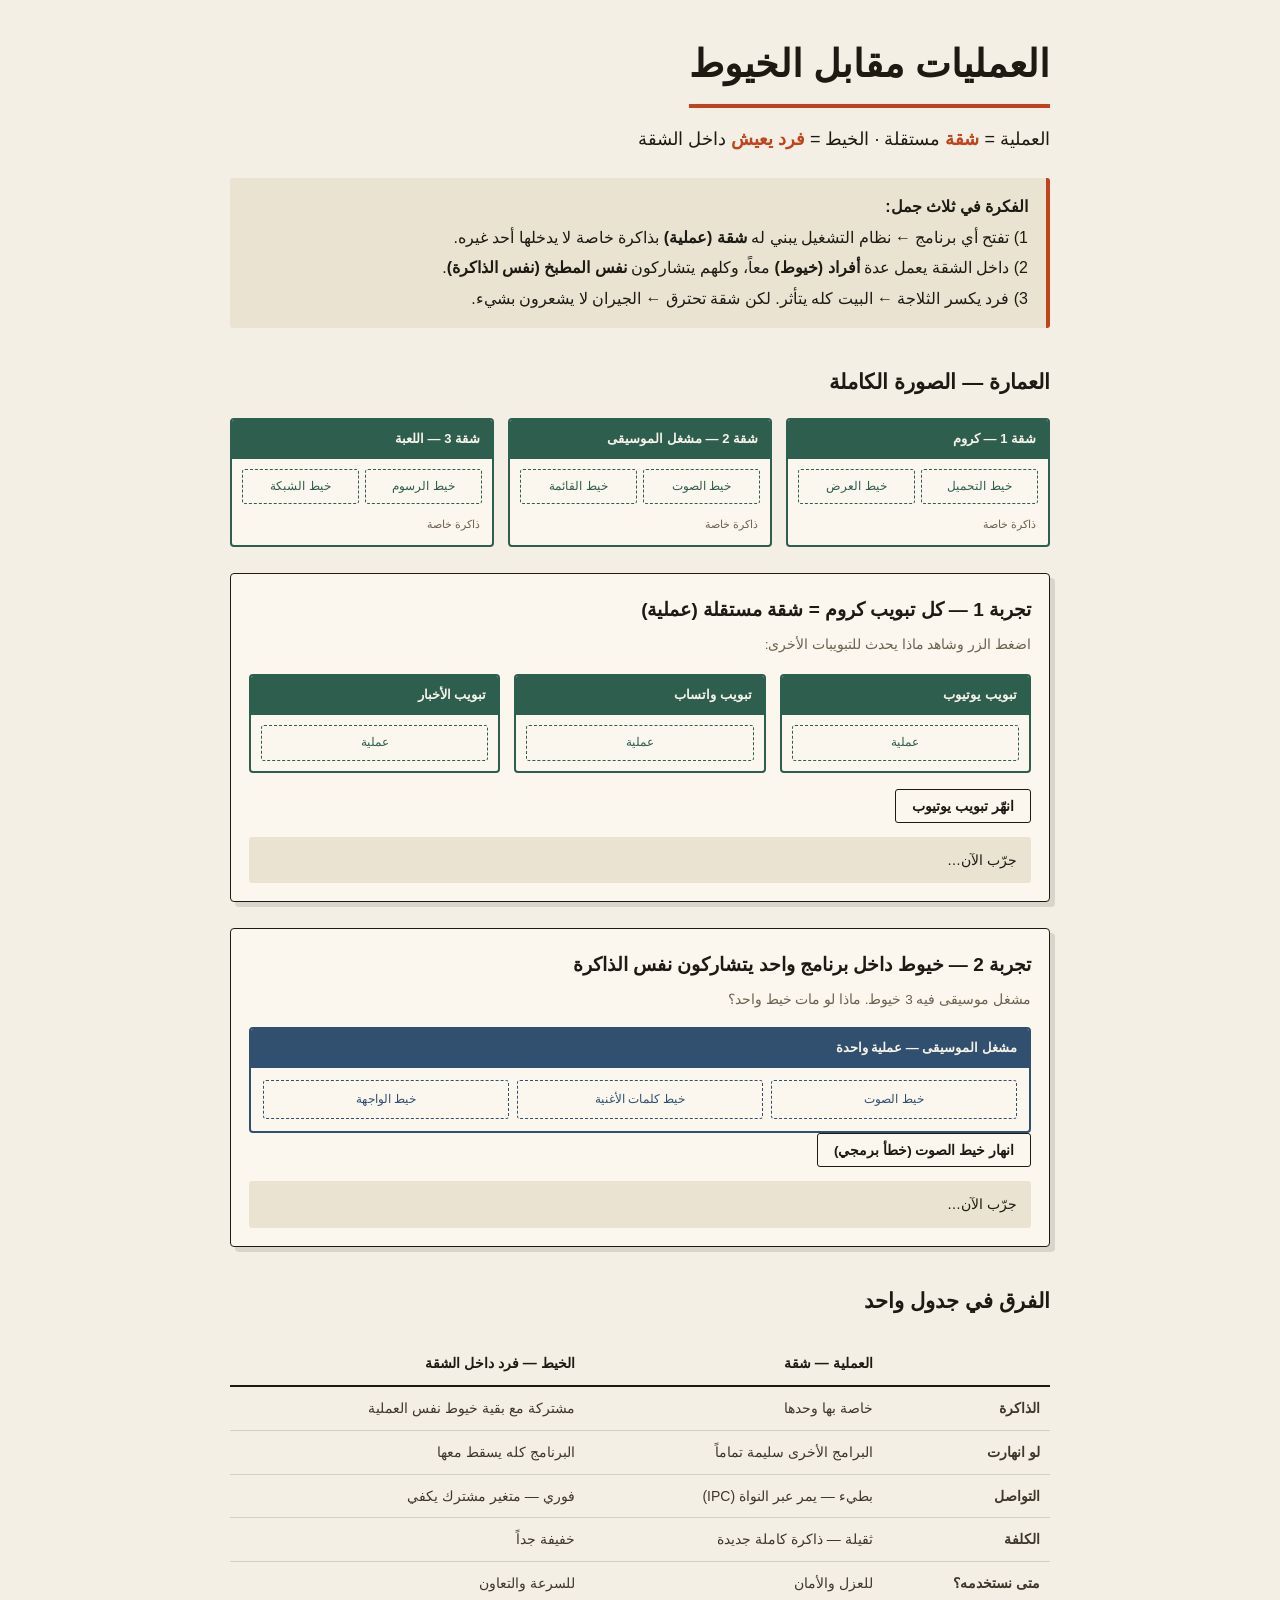
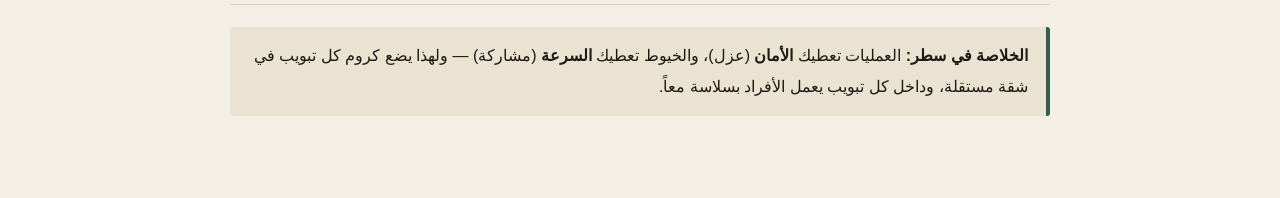
<file: level/index2.html>
<!DOCTYPE html>
<html lang="ar" dir="rtl">
<head>
<meta charset="UTF-8">
<meta name="viewport" content="width=device-width,initial-scale=1">
<title>العمليات مقابل الخيوط — ببساطة</title>
<style>
*{margin:0;padding:0;box-sizing:border-box}
body{background:#F4EFE4;color:#1D1A13;font-family:'Segoe UI',Tahoma,sans-serif;line-height:1.9;font-size:16px}
.wrap{max-width:860px;margin:0 auto;padding:28px 20px 60px}
h1{font-size:clamp(26px,4vw,38px);border-bottom:4px solid #C0431C;display:inline-block;padding-bottom:4px}
h2{margin-top:34px;font-size:21px}
.slogan{margin:14px 0 8px;font-size:18px}
.slogan b{color:#C0431C}
.box{background:#EAE3D2;border-right:4px solid #C0431C;padding:14px 18px;border-radius:3px;margin:22px 0}
.building{display:flex;gap:14px;flex-wrap:wrap;margin:16px 0}
.apt{flex:1;min-width:170px;border:2px solid #2E5E4E;border-radius:4px;overflow:hidden;transition:.4s;background:#FBF7EE}
.apt h3{background:#2E5E4E;color:#F7F3EA;font-size:13px;padding:7px 12px}
.people{display:flex;gap:6px;padding:10px}
.person,.thr{flex:1;text-align:center;font-size:11.5px;border:1px dashed #2E5E4E;border-radius:3px;padding:6px 4px;color:#2E5E4E}
.thr{border-color:#31506F;color:#31506F;padding:8px 4px}
.apt small{display:block;padding:0 12px 10px;color:#6B6250;font-size:11px}
.apt.dead,.big.dead{opacity:.35;filter:grayscale(1)}
.apt.dead h3,.big.dead h3{background:#777}
.demo{border:1.5px solid #1D1A13;background:#FBF7EE;border-radius:4px;box-shadow:5px 5px 0 rgba(29,26,19,.12);padding:18px;margin:26px 0}
.demo .q{font-size:13.5px;color:#6B6250;margin:4px 0 14px}
.btn{border:1px solid #1D1A13;background:transparent;color:#1D1A13;padding:8px 16px;font-size:13.5px;font-weight:600;border-radius:3px;cursor:pointer;transition:.15s;margin-inline-end:8px}
.btn:hover{background:#1D1A13;color:#F4EFE4}
.msg{margin-top:14px;padding:10px 14px;border-radius:3px;font-size:14px;background:#EAE3D2}
.msg.bad{background:#F3D3C4;color:#7C2A0E}
.msg.good{background:#E7EDE4;color:#2E5E4E}
.big{border:2px solid #31506F;border-radius:4px;overflow:hidden;transition:.4s;background:#FBF7EE}
.big h3{background:#31506F;color:#F7F3EA;font-size:13px;padding:7px 12px}
.threads{display:flex;gap:8px;padding:12px}
table{width:100%;border-collapse:collapse;margin:20px 0;font-size:14px}
th{border-bottom:2px solid #1D1A13;padding:9px 10px;text-align:right}
td{border-bottom:1px solid rgba(29,26,19,.15);padding:8px 10px;color:#3E382B}
td:first-child{font-weight:700;white-space:nowrap}
</style>
</head>
<body>
<div class="wrap">
  <h1>العمليات مقابل الخيوط</h1>
  <p class="slogan">العملية = <b>شقة</b> مستقلة · الخيط = <b>فرد يعيش</b> داخل الشقة</p>

  <div class="box">
    <b>الفكرة في ثلاث جمل:</b><br>
    1) تفتح أي برنامج ← نظام التشغيل يبني له <b>شقة (عملية)</b> بذاكرة خاصة لا يدخلها أحد غيره.<br>
    2) داخل الشقة يعمل عدة <b>أفراد (خيوط)</b> معاً، وكلهم يتشاركون <b>نفس المطبخ (نفس الذاكرة)</b>.<br>
    3) فرد يكسر الثلاجة ← البيت كله يتأثر. لكن شقة تحترق ← الجيران لا يشعرون بشيء.
  </div>

  <h2>العمارة — الصورة الكاملة</h2>
  <div class="building">
    <div class="apt"><h3>شقة 1 — كروم</h3><div class="people"><div class="person">خيط التحميل</div><div class="person">خيط العرض</div></div><small>ذاكرة خاصة</small></div>
    <div class="apt"><h3>شقة 2 — مشغل الموسيقى</h3><div class="people"><div class="person">خيط الصوت</div><div class="person">خيط القائمة</div></div><small>ذاكرة خاصة</small></div>
    <div class="apt"><h3>شقة 3 — اللعبة</h3><div class="people"><div class="person">خيط الرسوم</div><div class="person">خيط الشبكة</div></div><small>ذاكرة خاصة</small></div>
  </div>

  <div class="demo">
    <h2 style="margin:0 0 4px;font-size:19px">تجربة 1 — كل تبويب كروم = شقة مستقلة (عملية)</h2>
    <p class="q">اضغط الزر وشاهد ماذا يحدث للتبويبات الأخرى:</p>
    <div class="building">
      <div class="apt" id="t1"><h3>تبويب يوتيوب</h3><div class="people"><div class="person">عملية</div></div></div>
      <div class="apt" id="t2"><h3>تبويب واتساب</h3><div class="people"><div class="person">عملية</div></div></div>
      <div class="apt" id="t3"><h3>تبويب الأخبار</h3><div class="people"><div class="person">عملية</div></div></div>
    </div>
    <button class="btn" id="b1">انهّر تبويب يوتيوب</button>
    <button class="btn" id="r1" style="display:none">أعد التشغيل</button>
    <div class="msg" id="m1">جرّب الآن…</div>
  </div>

  <div class="demo">
    <h2 style="margin:0 0 4px;font-size:19px">تجربة 2 — خيوط داخل برنامج واحد يتشاركون نفس الذاكرة</h2>
    <p class="q">مشغل موسيقى فيه 3 خيوط. ماذا لو مات خيط واحد؟</p>
    <div class="big" id="app">
      <h3>مشغل الموسيقى — عملية واحدة</h3>
      <div class="threads"><div class="thr">خيط الصوت</div><div class="thr">خيط كلمات الأغنية</div><div class="thr">خيط الواجهة</div></div>
    </div>
    <button class="btn" id="b2">انهار خيط الصوت (خطأ برمجي)</button>
    <button class="btn" id="r2" style="display:none">أعد التشغيل</button>
    <div class="msg" id="m2">جرّب الآن…</div>
  </div>

  <h2>الفرق في جدول واحد</h2>
  <table>
    <tr><th></th><th>العملية — شقة</th><th>الخيط — فرد داخل الشقة</th></tr>
    <tr><td>الذاكرة</td><td>خاصة بها وحدها</td><td>مشتركة مع بقية خيوط نفس العملية</td></tr>
    <tr><td>لو انهارت</td><td>البرامج الأخرى سليمة تماماً</td><td>البرنامج كله يسقط معها</td></tr>
    <tr><td>التواصل</td><td>بطيء — يمر عبر النواة (IPC)</td><td>فوري — متغير مشترك يكفي</td></tr>
    <tr><td>الكلفة</td><td>ثقيلة — ذاكرة كاملة جديدة</td><td>خفيفة جداً</td></tr>
    <tr><td>متى نستخدمه؟</td><td>للعزل والأمان</td><td>للسرعة والتعاون</td></tr>
  </table>

  <div class="box" style="border-right-color:#2E5E4E">
    <b>الخلاصة في سطر:</b> العمليات تعطيك <b>الأمان</b> (عزل)، والخيوط تعطيك <b>السرعة</b> (مشاركة) — ولهذا يضع كروم كل تبويب في شقة مستقلة، وداخل كل تبويب يعمل الأفراد بسلاسة معاً.
  </div>
</div>

<script>
const b1=document.getElementById('b1'),r1=document.getElementById('r1'),m1=document.getElementById('m1'),t1=document.getElementById('t1');
b1.onclick=()=>{
  t1.classList.add('dead');
  m1.className='msg good';
  m1.textContent='✓ يوتيوب انهار… لكن واتساب والأخبار يعملان كأن شيئاً لم يحدث — لأن كل تبويب شقة مستقلة بذاكرة خاصة.';
  b1.style.display='none';r1.style.display='';
};
r1.onclick=()=>{t1.classList.remove('dead');m1.className='msg';m1.textContent='جرّب الآن…';b1.style.display='';r1.style.display='none';};

const b2=document.getElementById('b2'),r2=document.getElementById('r2'),m2=document.getElementById('m2'),app=document.getElementById('app');
b2.onclick=()=>{
  app.classList.add('dead');
  m2.className='msg bad';
  m2.textContent='✗ خيط واحد مات ← البرنامج كله انهار! لأن الخيوط يتشاركون نفس الذاكرة: خطأ واحد يفسد على الجميع.';
  b2.style.display='none';r2.style.display='';
};
r2.onclick=()=>{app.classList.remove('dead');m2.className='msg';m2.textContent='جرّب الآن…';b2.style.display='';r2.style.display='none';};
</script>
</body>
</html>
</file>
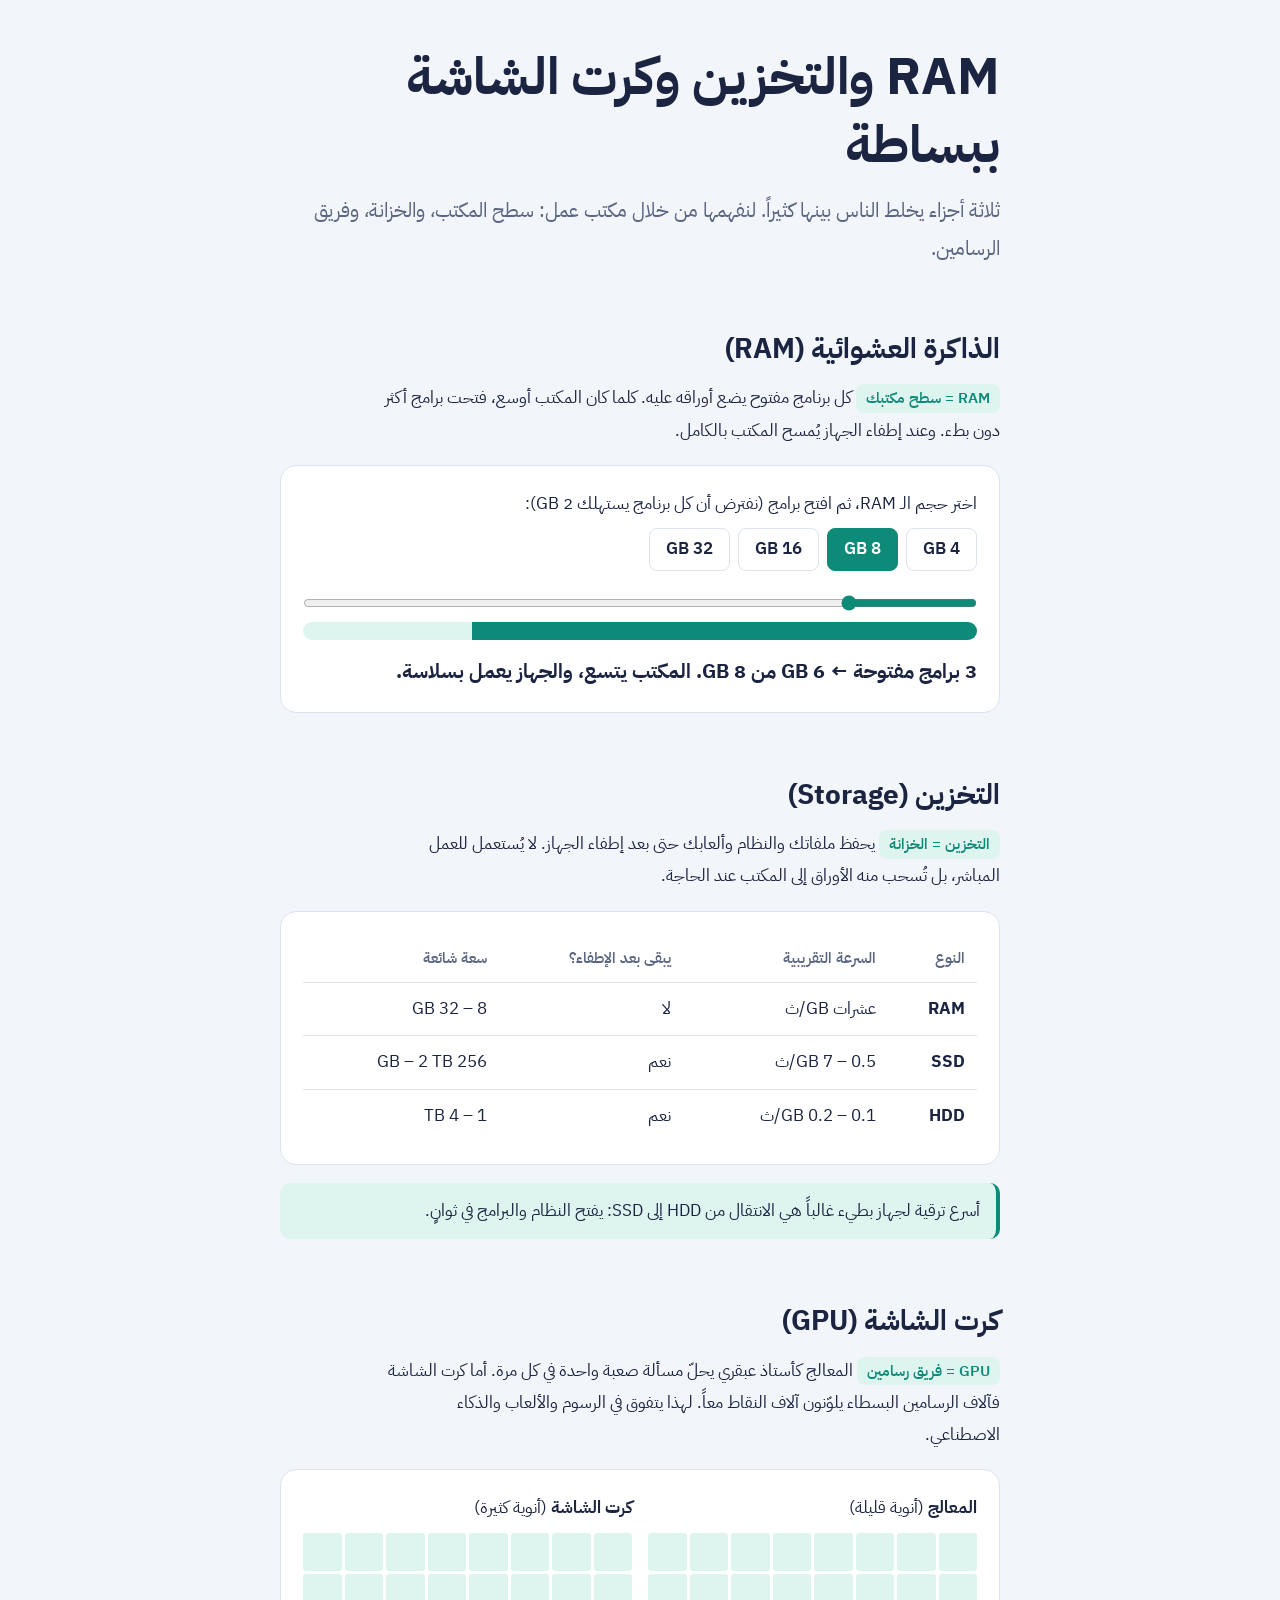
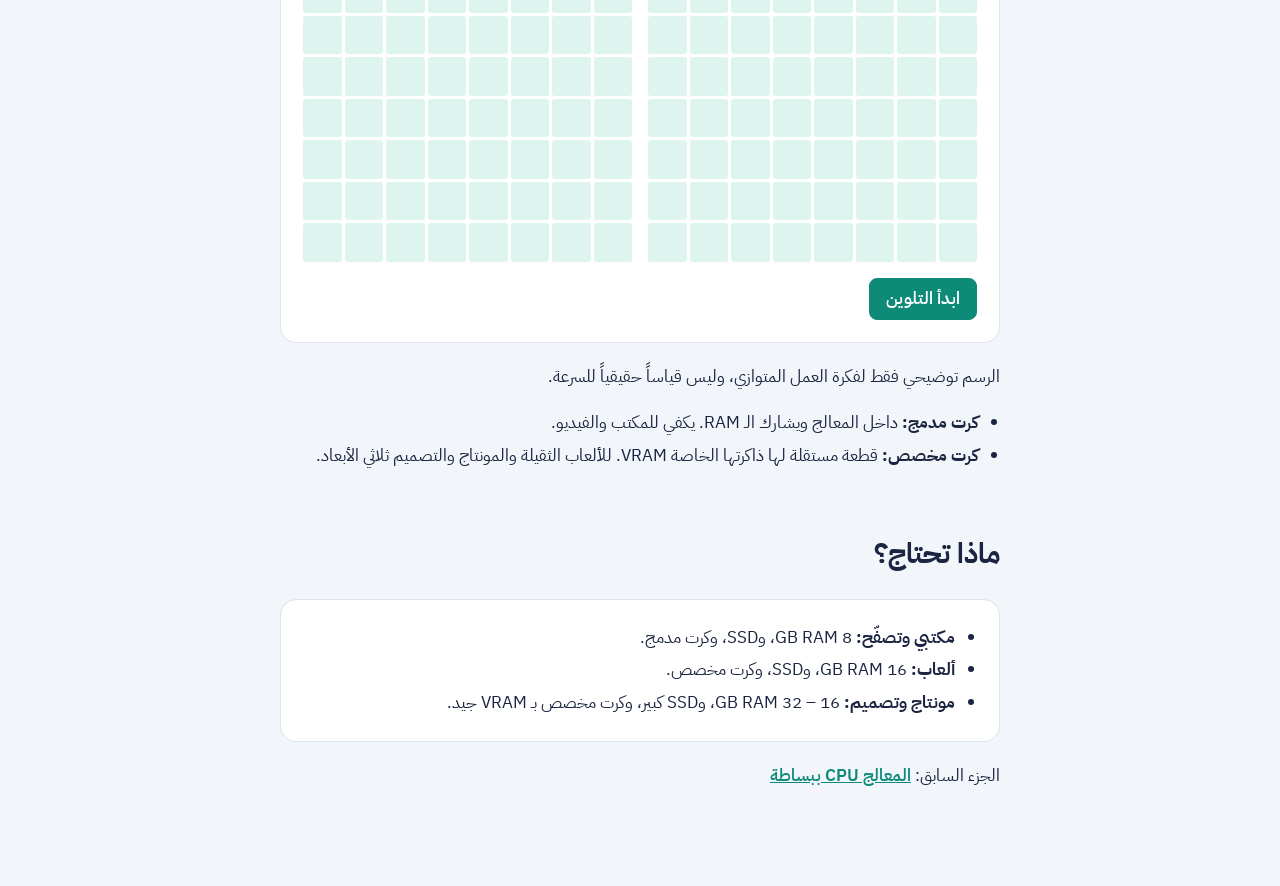
<file: level/ram-storage-gpu.html>
<!doctype html>
<html lang="ar" dir="rtl">
<head>
<meta charset="utf-8">
<meta name="viewport" content="width=device-width, initial-scale=1">
<title>RAM والتخزين وGPU ببساطة</title>
<link href="https://fonts.googleapis.com/css2?family=IBM+Plex+Sans+Arabic:wght@400;600;700&display=swap" rel="stylesheet">
<style>
:root{--bg:#F2F5F9;--card:#fff;--ink:#1B2440;--mut:#5B6683;--line:#DCE3EE;--ac:#0E8A78;--acs:#DDF4EF;--bad:#C2410C}
@media(prefers-color-scheme:dark){:root{--bg:#0F1524;--card:#182036;--ink:#E8ECF6;--mut:#9AA6C2;--line:#2A3552;--ac:#3FD0B8;--acs:#173B3A;--bad:#FB923C}}
*{box-sizing:border-box}
body{margin:0;background:var(--bg);color:var(--ink);font:400 17px/1.9 "IBM Plex Sans Arabic",Tahoma,sans-serif}
main{max-width:760px;margin:0 auto;padding:44px 20px 80px}
h1{font-size:clamp(32px,6.5vw,52px);line-height:1.3;margin:0 0 12px;font-weight:700}
h2{font-size:28px;margin:56px 0 6px;font-weight:700}
p{margin:0 0 14px;max-width:62ch}
.lead{font-size:20px;color:var(--mut)}
.card{background:var(--card);border:1px solid var(--line);border-radius:16px;padding:22px;margin:18px 0}
.tag{display:inline-block;background:var(--acs);color:var(--ac);border-radius:8px;padding:0 10px;font-weight:600;font-size:15px}
input[type=range]{width:100%;accent-color:var(--ac);margin:10px 0}
.btns{display:flex;gap:8px;flex-wrap:wrap;margin:8px 0 14px}
button{font:inherit;font-weight:600;border:1px solid var(--line);background:var(--card);color:var(--ink);border-radius:8px;padding:4px 16px;cursor:pointer}
button[aria-pressed=true],button.go{background:var(--ac);border-color:var(--ac);color:#fff}
button:focus-visible,input:focus-visible{outline:3px solid var(--ac);outline-offset:2px}
.bar{height:18px;background:var(--acs);border-radius:9px;overflow:hidden}
.bar i{display:block;height:100%;background:var(--ac);transition:width .3s,background .3s}
.big{font-size:20px;font-weight:700;margin:12px 0 0}
.warn{border-right:4px solid var(--ac);background:var(--acs);border-radius:10px;padding:12px 16px;margin:16px 0}
.tw{overflow-x:auto}
table{border-collapse:collapse;width:100%;min-width:480px}
th,td{text-align:right;padding:10px 12px;border-bottom:1px solid var(--line)}
th{color:var(--mut);font-weight:600;font-size:15px}
tr:last-child td{border:0}
.grids{display:grid;grid-template-columns:1fr 1fr;gap:16px}
.g{display:grid;grid-template-columns:repeat(8,1fr);gap:3px;margin-top:8px}
.g i{aspect-ratio:1;background:var(--acs);border-radius:3px}
.g i.on{background:var(--ac)}
ul{padding-right:22px;margin:0}
a{color:var(--ac);font-weight:600}
</style>
</head>
<body>
<main>
<h1>RAM والتخزين وكرت الشاشة ببساطة</h1>
<p class="lead">ثلاثة أجزاء يخلط الناس بينها كثيراً. لنفهمها من خلال مكتب عمل: سطح المكتب، والخزانة، وفريق الرسامين.</p>

<h2>الذاكرة العشوائية (RAM)</h2>
<p><span class="tag">RAM = سطح مكتبك</span> كل برنامج مفتوح يضع أوراقه عليه. كلما كان المكتب أوسع، فتحت برامج أكثر دون بطء. وعند إطفاء الجهاز يُمسح المكتب بالكامل.</p>
<div class="card">
  <p style="margin-bottom:0">اختر حجم الـ RAM، ثم افتح برامج (نفترض أن كل برنامج يستهلك 2 GB):</p>
  <div class="btns" id="sizes"></div>
  <input type="range" id="apps" min="1" max="12" value="3" aria-label="عدد البرامج المفتوحة">
  <div class="bar"><i id="bar"></i></div>
  <p class="big" id="out"></p>
</div>

<h2>التخزين (Storage)</h2>
<p><span class="tag">التخزين = الخزانة</span> يحفظ ملفاتك والنظام وألعابك حتى بعد إطفاء الجهاز. لا يُستعمل للعمل المباشر، بل تُسحب منه الأوراق إلى المكتب عند الحاجة.</p>
<div class="card tw">
<table>
  <tr><th>النوع</th><th>السرعة التقريبية</th><th>يبقى بعد الإطفاء؟</th><th>سعة شائعة</th></tr>
  <tr><td><b>RAM</b></td><td>عشرات GB/ث</td><td>لا</td><td>8 – 32 GB</td></tr>
  <tr><td><b>SSD</b></td><td>0.5 – 7 GB/ث</td><td>نعم</td><td>256 GB – 2 TB</td></tr>
  <tr><td><b>HDD</b></td><td>0.1 – 0.2 GB/ث</td><td>نعم</td><td>1 – 4 TB</td></tr>
</table>
</div>
<div class="warn">أسرع ترقية لجهاز بطيء غالباً هي الانتقال من HDD إلى SSD: يفتح النظام والبرامج في ثوانٍ.</div>

<h2>كرت الشاشة (GPU)</h2>
<p><span class="tag">GPU = فريق رسامين</span> المعالج كأستاذ عبقري يحلّ مسألة صعبة واحدة في كل مرة. أما كرت الشاشة فآلاف الرسامين البسطاء يلوّنون آلاف النقاط معاً. لهذا يتفوق في الرسوم والألعاب والذكاء الاصطناعي.</p>
<div class="card">
  <div class="grids">
    <div><b>المعالج</b> (أنوية قليلة)<div class="g" id="g1"></div></div>
    <div><b>كرت الشاشة</b> (أنوية كثيرة)<div class="g" id="g2"></div></div>
  </div>
  <div class="btns" style="margin:16px 0 0"><button class="go" id="race">ابدأ التلوين</button></div>
</div>
<p>الرسم توضيحي فقط لفكرة العمل المتوازي، وليس قياساً حقيقياً للسرعة.</p>
<ul>
  <li><b>كرت مدمج:</b> داخل المعالج ويشارك الـ RAM. يكفي للمكتب والفيديو.</li>
  <li><b>كرت مخصص:</b> قطعة مستقلة لها ذاكرتها الخاصة VRAM. للألعاب الثقيلة والمونتاج والتصميم ثلاثي الأبعاد.</li>
</ul>

<h2>ماذا تحتاج؟</h2>
<div class="card">
  <ul>
    <li><b>مكتبي وتصفّح:</b> 8 GB RAM، وSSD، وكرت مدمج.</li>
    <li><b>ألعاب:</b> 16 GB RAM، وSSD، وكرت مخصص.</li>
    <li><b>مونتاج وتصميم:</b> 16 – 32 GB RAM، وSSD كبير، وكرت مخصص بـ VRAM جيد.</li>
  </ul>
</div>
<p>الجزء السابق: <a href="cpu-for-beginners.html">المعالج CPU ببساطة</a></p>
</main>
<script>
let ram=8;const S=[4,8,16,32],$=id=>document.getElementById(id),
sz=$('sizes'),ap=$('apps'),bar=$('bar'),out=$('out');
S.forEach(v=>{const b=document.createElement('button');b.textContent=v+' GB';b.onclick=()=>{ram=v;upd()};sz.appendChild(b)});
function upd(){
  [...sz.children].forEach((b,i)=>b.setAttribute('aria-pressed',S[i]===ram));
  const n=+ap.value,used=n*2,full=used>ram;
  bar.style.width=Math.min(100,used/ram*100)+'%';
  bar.style.background=full?'var(--bad)':'var(--ac)';
  out.textContent=n+' برامج مفتوحة ← '+used+' GB من '+ram+' GB. '+(full?'المكتب ممتلئ: الجهاز ينقل أوراقاً من وإلى التخزين، فيصبح بطيئاً.':'المكتب يتسع، والجهاز يعمل بسلاسة.');
}
ap.oninput=upd;upd();
const g1=$('g1'),g2=$('g2');
for(let i=0;i<64;i++){g1.appendChild(document.createElement('i'));g2.appendChild(document.createElement('i'))}
let tm;
$('race').onclick=()=>{
  clearInterval(tm);let a=0,b=0;
  [...g1.children,...g2.children].forEach(x=>x.className='');
  tm=setInterval(()=>{
    for(let k=0;k<2&&a<64;k++)g1.children[a++].className='on';
    for(let k=0;k<16&&b<64;k++)g2.children[b++].className='on';
    if(a>=64)clearInterval(tm);
  },120);
};
</script>
</body>
</html>
</file>
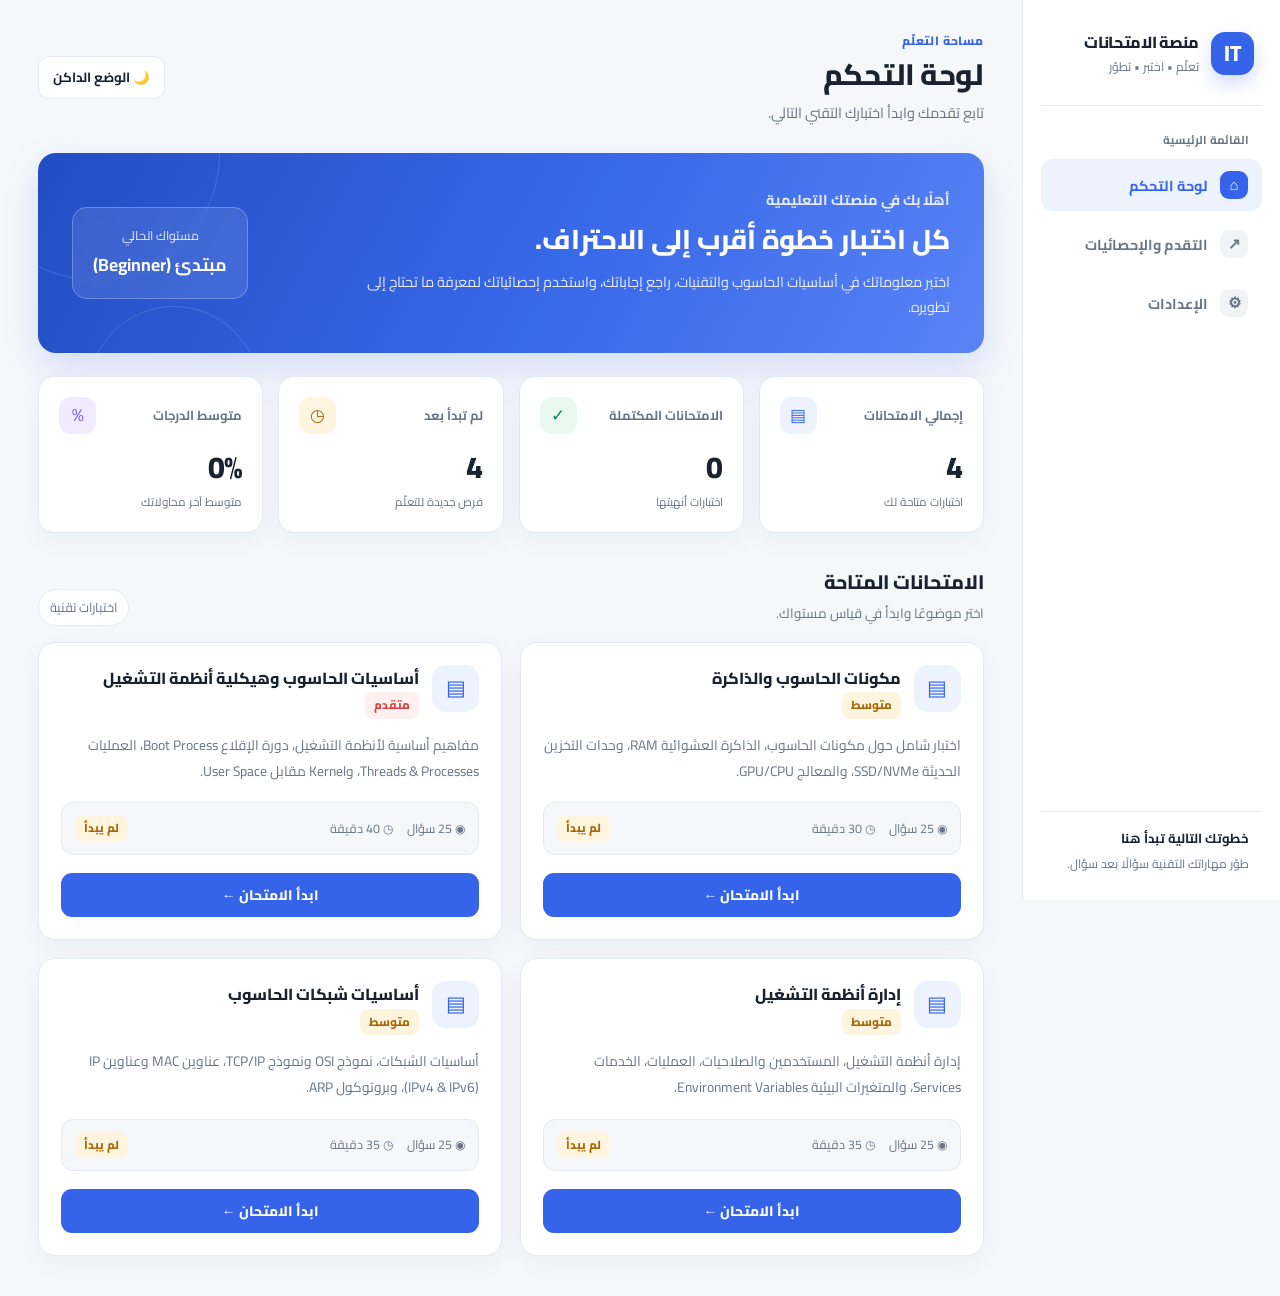
<file: level/exams-platform/exam.html>
<!DOCTYPE html>
<html lang="ar" dir="rtl">
<head><meta charset="UTF-8"><meta name="viewport" content="width=device-width, initial-scale=1.0"><title>الامتحان | منصة الامتحانات التقنية</title><link rel="stylesheet" href="css/style.css"></head>
<body data-theme="light">
<main style="margin-right:0; padding-top:24px;">
    <div class="exam-layout">
        <div class="exam-topbar"><a href="index.html" class="back-link">→ العودة إلى لوحة التحكم</a><button class="theme-toggle" id="theme-toggle-btn" type="button">☾ الوضع الداكن</button></div>
        <div class="exam-topbar"><a href="index.html" class="back-link">→ العودة إلى المنصه</a></div>
        <section class="exam-box">
            <div class="question-header"><div class="question-title-wrap"><p class="page-eyebrow">منطقة الاختبار</p><h2 id="exam-title-header">اسم الامتحان</h2><p>اختر إجابة واحدة لكل سؤال، ويمكنك التنقل بين الأسئلة قبل التسليم.</p></div><span id="timer-display" class="timer-chip">◷ الوقت المتبقي: --:--</span></div>
            <div class="progress-meta"><span>تقدم الامتحان</span><span id="progress-label">السؤال 1</span></div>
            <div class="progress-bar"><div class="progress-fill" id="exam-progress-fill"></div></div>
            <div id="question-container"></div>
            <div class="exam-footer"><div class="exam-footer-right"><button class="btn btn-secondary" id="prev-btn" type="button">السؤال السابق</button></div><div class="exam-footer-left"><button class="btn btn-secondary" id="mark-btn" type="button">☆ مراجعة لاحقًا</button><button class="btn" id="next-btn" type="button">السؤال التالي</button></div></div>
        </section>
    </div>
</main>
<script src="js/questions.data.js"></script><script src="js/app.js"></script><script src="js/exam.js"></script>
</body></html>
</file>
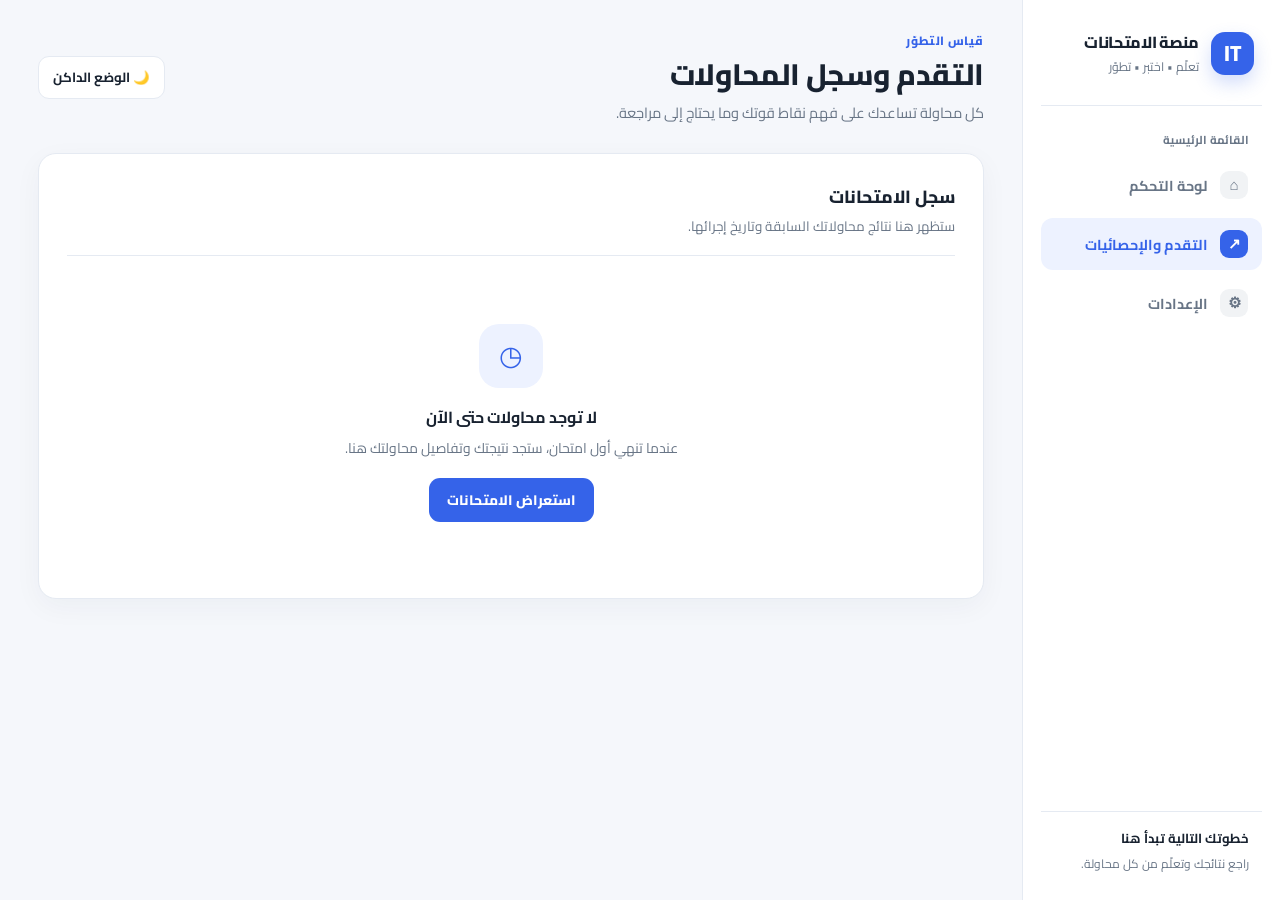
<file: level/exams-platform/progress.html>
<!DOCTYPE html>
<html lang="ar" dir="rtl">
<head>
    <meta charset="UTF-8"><meta name="viewport" content="width=device-width, initial-scale=1.0">
    <title>التقدم والإحصائيات | منصة الامتحانات</title><link rel="stylesheet" href="css/style.css">
</head>
<body data-theme="light">
<div class="app-container">
    <aside>
        <div class="logo-area"><div class="brand-lockup"><div class="brand-mark">IT</div><div><h2>منصة الامتحانات</h2><p>تعلّم • اختبر • تطوّر</p></div></div></div>
        <p class="nav-caption">القائمة الرئيسية</p>
        <ul class="nav-links"><li><a href="index.html"><span class="nav-icon">⌂</span>لوحة التحكم</a></li><li><a href="progress.html" class="active"><span class="nav-icon">↗</span>التقدم والإحصائيات</a></li><li><a href="settings.html"><span class="nav-icon">⚙</span>الإعدادات</a></li></ul>
        <div class="sidebar-bottom"><strong>خطوتك التالية تبدأ هنا</strong>راجع نتائجك وتعلّم من كل محاولة.</div>
    </aside>
    <main>
        <header><div><p class="page-eyebrow">قياس التطوّر</p><h1>التقدم وسجل المحاولات</h1><p class="page-description">كل محاولة تساعدك على فهم نقاط قوتك وما يحتاج إلى مراجعة.</p></div><div class="header-actions"><button class="theme-toggle" id="theme-toggle-btn" type="button">☾ الوضع الداكن</button></div></header>
        <section class="content-panel">
            <div class="panel-heading"><h2>سجل الامتحانات</h2><p>ستظهر هنا نتائج محاولاتك السابقة وتاريخ إجرائها.</p></div>
            <div id="history-container"><div class="empty-state"><div class="empty-icon">▤</div><h3>جارٍ تحميل سجلّك</h3><p>نعرض لك محاولاتك ونتائجك المسجلة على هذا الجهاز.</p></div></div>
        </section>
    </main>
</div>
<script src="js/questions.data.js"></script><script src="js/app.js"></script>
<script>
document.addEventListener('DOMContentLoaded', () => {
    const historyContainer = document.getElementById('history-container');
    let data = {};
    try { data = JSON.parse(localStorage.getItem('it_exams_data') || '{}'); } catch (error) { data = {}; }
    const attempts = Array.isArray(data.attempts) ? data.attempts : [];
    if (attempts.length === 0) {
        historyContainer.innerHTML = '<div class="empty-state"><div class="empty-icon">◷</div><h3>لا توجد محاولات حتى الآن</h3><p>عندما تنهي أول امتحان، ستجد نتيجتك وتفاصيل محاولتك هنا.</p><a class="btn" href="index.html">استعراض الامتحانات</a></div>';
        return;
    }
    const rows = attempts.slice().reverse().map(att => {
        const examObj = IT_EXAMS.find(e => e.id === att.examId);
        const examName = examObj ? examObj.title : att.examId;
        const percent = att.total ? Math.round((att.score / att.total) * 100) : 0;
        const date = String(att.date || '—');
        return `<tr><td><span class="data-cell-title">${escapeHtml(examName)}</span></td><td>${Number(att.score) || 0} / ${Number(att.total) || 0}</td><td><span class="score-pill">${percent}%</span></td><td>${escapeHtml(date)}</td></tr>`;
    }).join('');
    historyContainer.innerHTML = `<div class="table-wrap"><table><thead><tr><th>اسم الامتحان</th><th>الدرجة</th><th>النسبة</th><th>التاريخ والوقت</th></tr></thead><tbody>${rows}</tbody></table></div>`;
});
function escapeHtml(value) { return String(value).replace(/[&<>"']/g, char => ({'&':'&amp;','<':'&lt;','>':'&gt;','"':'&quot;',"'":'&#39;'}[char])); }
</script>
</body>
</html>
</file>
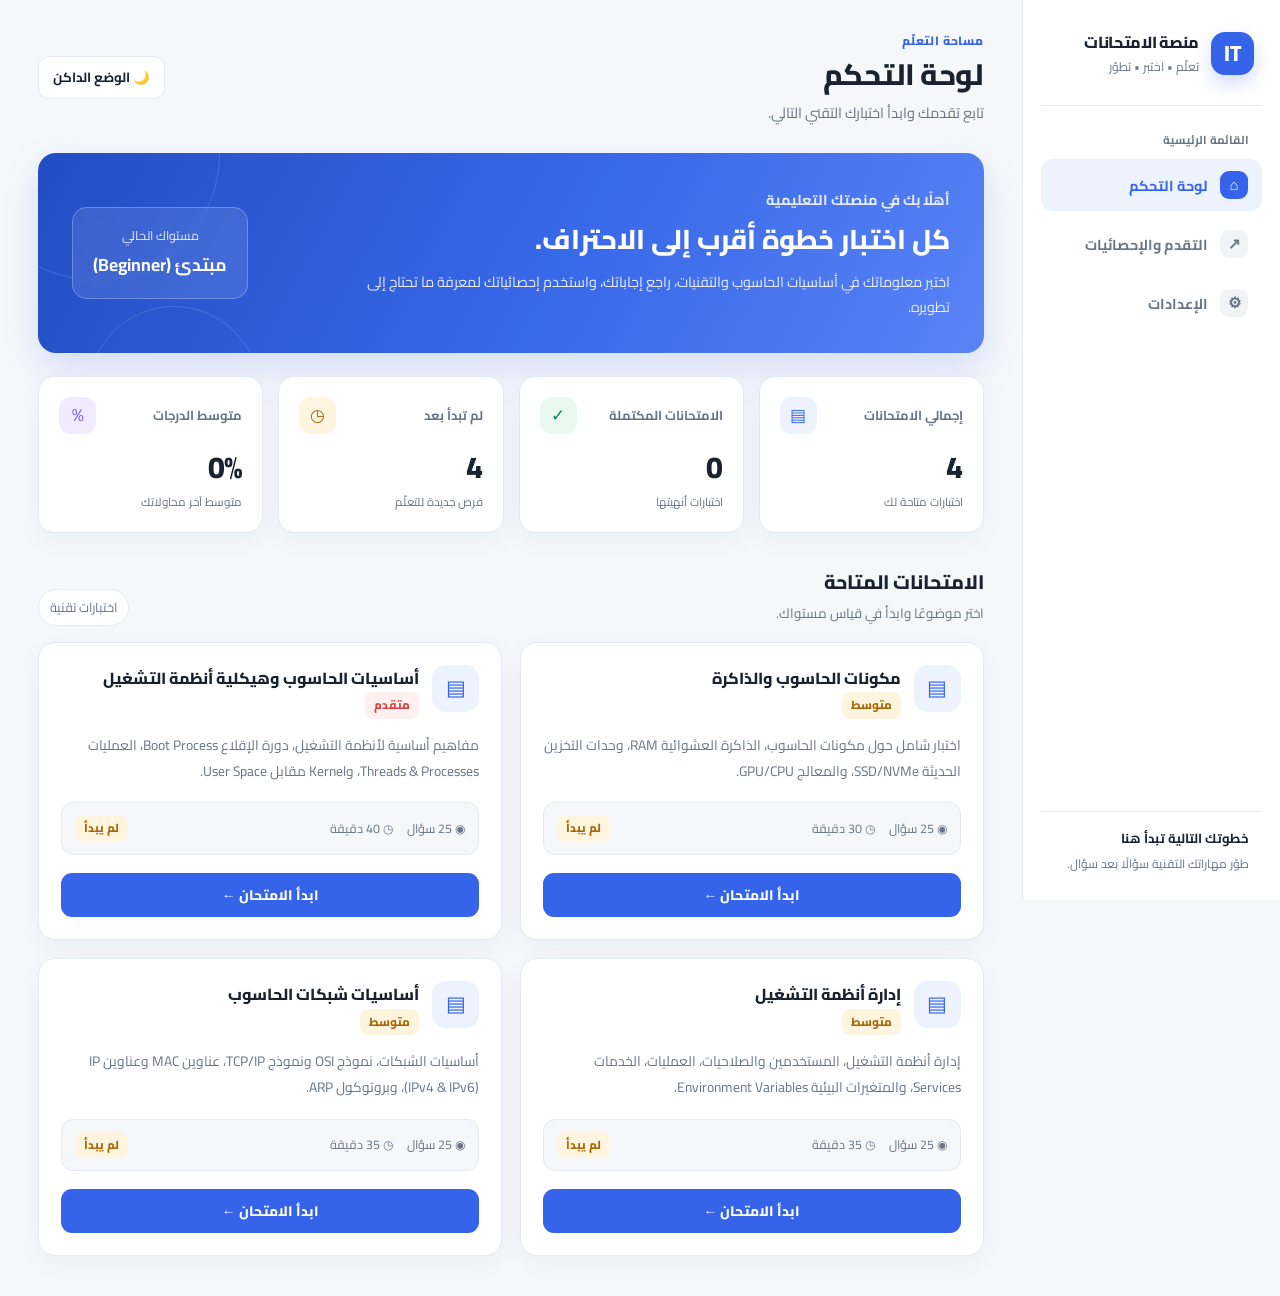
<file: level/exams-platform/result.html>
<!DOCTYPE html>
<html lang="ar" dir="rtl">
<head><meta charset="UTF-8"><meta name="viewport" content="width=device-width, initial-scale=1.0"><title>نتيجة الامتحان | منصة الامتحانات</title><link rel="stylesheet" href="css/style.css"></head>
<body data-theme="light">
<main style="margin-right:0; padding-top:24px;">
    <div class="result-layout">
        <div class="exam-topbar"><a href="index.html" class="back-link">→ العودة إلى لوحة التحكم</a><button class="theme-toggle" id="theme-toggle-btn" type="button">☾ الوضع الداكن</button></div>
        <section class="result-box" id="result-main-container">
            <p class="page-eyebrow">ملخص المحاولة</p><h1>نتيجة الامتحان</h1>
            <div class="score-circle" id="final-score-display">-- / --</div>
            <p class="performance-message" id="performance-message"></p>
            <div class="result-actions"><a href="index.html" class="btn">العودة إلى الامتحانات</a><button class="btn btn-secondary" id="retake-btn" type="button">إعادة الامتحان</button></div>
            <div class="review-section"><h2>مراجعة الإجابات والتفسيرات</h2><div id="detailed-review-container"></div></div>
        </section>
    </div>
</main>
<script src="js/questions.data.js"></script><script src="js/app.js"></script><script src="js/result.js"></script>
</body></html>
</file>
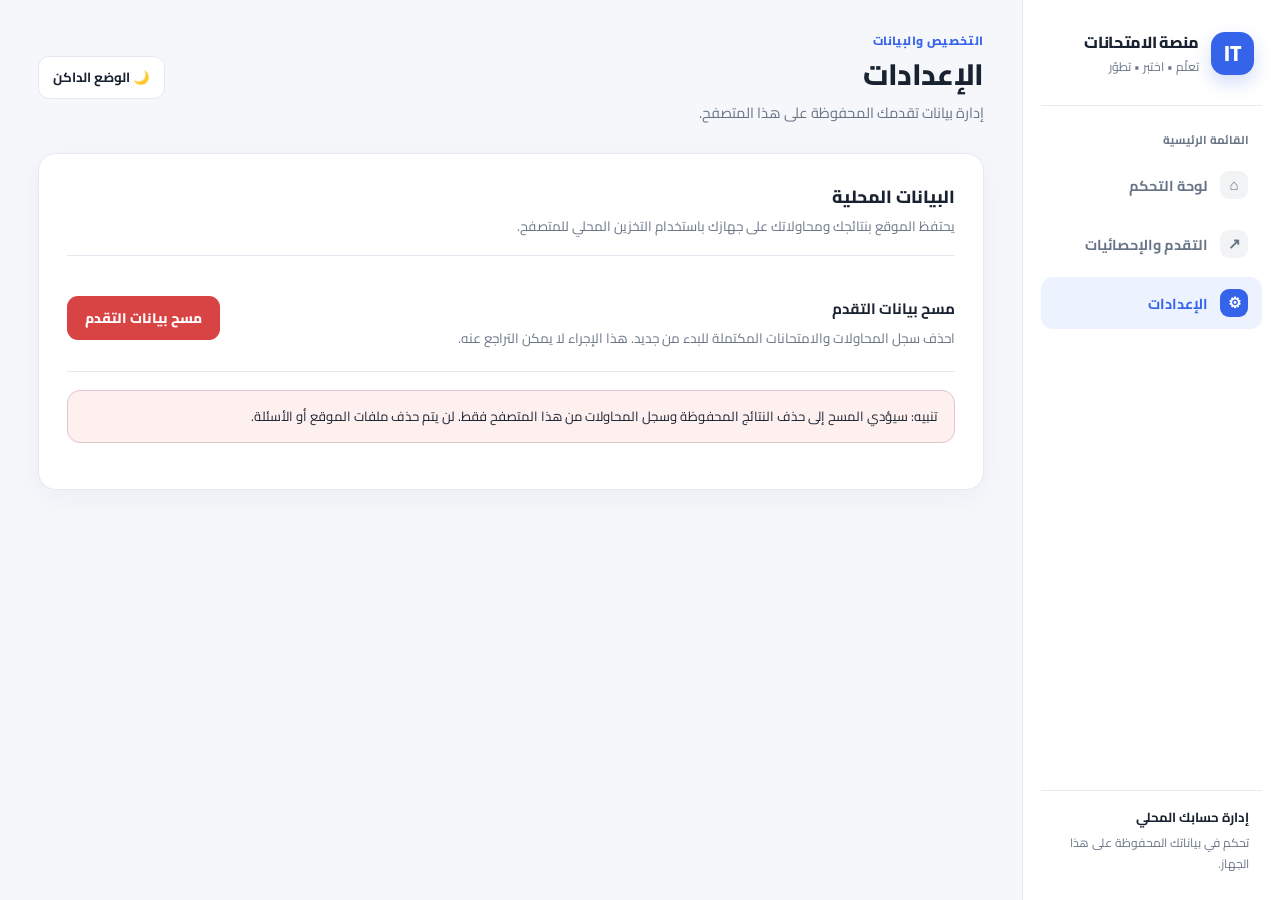
<file: level/exams-platform/settings.html>
<!DOCTYPE html>
<html lang="ar" dir="rtl">
<head><meta charset="UTF-8"><meta name="viewport" content="width=device-width, initial-scale=1.0"><title>الإعدادات | منصة الامتحانات</title><link rel="stylesheet" href="css/style.css"></head>
<body data-theme="light">
<div class="app-container">
    <aside>
        <div class="logo-area"><div class="brand-lockup"><div class="brand-mark">IT</div><div><h2>منصة الامتحانات</h2><p>تعلّم • اختبر • تطوّر</p></div></div></div>
        <p class="nav-caption">القائمة الرئيسية</p>
        <ul class="nav-links"><li><a href="index.html"><span class="nav-icon">⌂</span>لوحة التحكم</a></li><li><a href="progress.html"><span class="nav-icon">↗</span>التقدم والإحصائيات</a></li><li><a href="settings.html" class="active"><span class="nav-icon">⚙</span>الإعدادات</a></li></ul>
        <div class="sidebar-bottom"><strong>إدارة حسابك المحلي</strong>تحكم في بياناتك المحفوظة على هذا الجهاز.</div>
    </aside>
    <main>
        <header><div><p class="page-eyebrow">التخصيص والبيانات</p><h1>الإعدادات</h1><p class="page-description">إدارة بيانات تقدمك المحفوظة على هذا المتصفح.</p></div><div class="header-actions"><button class="theme-toggle" id="theme-toggle-btn" type="button">☾ الوضع الداكن</button></div></header>
        <section class="content-panel">
            <div class="panel-heading"><h2>البيانات المحلية</h2><p>يحتفظ الموقع بنتائجك ومحاولاتك على جهازك باستخدام التخزين المحلي للمتصفح.</p></div>
            <div class="settings-item"><div class="settings-copy"><h3>مسح بيانات التقدم</h3><p>احذف سجل المحاولات والامتحانات المكتملة للبدء من جديد. هذا الإجراء لا يمكن التراجع عنه.</p></div><button class="btn btn-danger" id="reset-data-btn" type="button">مسح بيانات التقدم</button></div>
            <div class="settings-warning">تنبيه: سيؤدي المسح إلى حذف النتائج المحفوظة وسجل المحاولات من هذا المتصفح فقط. لن يتم حذف ملفات الموقع أو الأسئلة.</div>
        </section>
    </main>
</div>
<script src="js/app.js"></script>
<script>
document.getElementById('reset-data-btn').addEventListener('click', () => {
    if (confirm('هل أنت متأكد من حذف جميع بيانات التقدم والنتائج المحفوظة على هذا الجهاز؟ لا يمكن التراجع عن هذا الإجراء.')) {
        localStorage.removeItem('it_exams_data');
        document.getElementById('reset-data-btn').textContent = 'تم مسح البيانات';
        alert('تم مسح بيانات التقدم بنجاح.');
        window.location.href = 'index.html';
    }
});
</script>
</body></html>
</file>
<file: level/exams-platform/css/style.css>
@import url('https://fonts.googleapis.com/css2?family=Cairo:wght@400;500;600;700;800&display=swap');

:root {
    color-scheme: light;
    --bg-color: #f5f7fb;
    --card-bg: #ffffff;
    --text-color: #182230;
    --text-muted: #687586;
    --primary: #3563e9;
    --primary-hover: #244bc4;
    --primary-soft: #edf2ff;
    --border-color: #e5eaf2;
    --sidebar-bg: #ffffff;
    --success: #16845b;
    --success-soft: #e9f8f1;
    --danger: #d84343;
    --danger-soft: #fff0f0;
    --warning: #a86708;
    --warning-soft: #fff5df;
    --shadow: 0 8px 28px rgba(20, 37, 63, .045);
    --shadow-hover: 0 16px 36px rgba(20, 37, 63, .09);
    --radius: 18px;
    --transition: 180ms ease;
}

[data-theme="dark"] {
    color-scheme: dark;
    --bg-color: #101725;
    --card-bg: #182235;
    --text-color: #edf2fb;
    --text-muted: #9ca9bd;
    --primary: #7898ff;
    --primary-hover: #91aaff;
    --primary-soft: #243252;
    --border-color: #2c394d;
    --sidebar-bg: #141e2f;
    --success: #56d6a0;
    --success-soft: #17382f;
    --danger: #ff8585;
    --danger-soft: #3a252d;
    --warning: #f3c26d;
    --warning-soft: #3a3020;
    --shadow: 0 8px 28px rgba(0, 0, 0, .16);
    --shadow-hover: 0 16px 36px rgba(0, 0, 0, .25);
}

* { box-sizing: border-box; margin: 0; padding: 0; }
html { scroll-behavior: smooth; }
body {
    min-height: 100vh;
    background: var(--bg-color);
    color: var(--text-color);
    direction: rtl;
    text-align: right;
    line-height: 1.75;
    font-family: 'Cairo', 'Segoe UI', Tahoma, sans-serif;
    font-size: 15px;
    transition: background-color var(--transition), color var(--transition);
}
button, input, select, textarea { font: inherit; }
button, a { -webkit-tap-highlight-color: transparent; }
button:focus-visible, a:focus-visible { outline: 3px solid rgba(53, 99, 233, .35); outline-offset: 3px; }
a { color: inherit; }

.app-container { display: flex; min-height: 100vh; }
aside {
    width: 258px;
    background: var(--sidebar-bg);
    border-left: 1px solid var(--border-color);
    display: flex;
    flex-direction: column;
    padding: 26px 18px;
    position: fixed;
    inset: 0 0 0 auto;
    z-index: 100;
}
.logo-area { padding: 4px 8px 28px; border-bottom: 1px solid var(--border-color); margin-bottom: 24px; }
.brand-lockup { display: flex; align-items: center; gap: 12px; }
.brand-mark {
    width: 43px; height: 43px; flex: 0 0 43px;
    border-radius: 14px; display: grid; place-items: center;
    background: var(--primary); color: white; font-size: 22px; font-weight: 800;
    box-shadow: 0 8px 18px rgba(53, 99, 233, .22);
}
.logo-area h2 { font-size: 1rem; line-height: 1.5; font-weight: 800; letter-spacing: -.3px; }
.logo-area p { color: var(--text-muted); font-size: .76rem; margin-top: 2px; }
.nav-caption { padding: 0 13px 9px; color: var(--text-muted); font-size: .72rem; font-weight: 700; }
.nav-links { list-style: none; }
.nav-links li { margin-bottom: 7px; }
.nav-links a {
    display: flex; align-items: center; gap: 12px; padding: 12px 14px;
    color: var(--text-muted); text-decoration: none; border-radius: 12px;
    font-weight: 700; font-size: .9rem; transition: var(--transition);
}
.nav-links a:hover { background: var(--bg-color); color: var(--text-color); }
.nav-links a.active { background: var(--primary-soft); color: var(--primary); }
.nav-icon { width: 28px; height: 28px; flex: 0 0 28px; display: grid; place-items: center; border-radius: 9px; background: rgba(120, 135, 160, .1); font-size: 15px; }
.nav-links a.active .nav-icon { background: var(--primary); color: #fff; }
.sidebar-bottom { margin-top: auto; padding: 15px 13px 0; border-top: 1px solid var(--border-color); color: var(--text-muted); font-size: .75rem; }
.sidebar-bottom strong { display: block; color: var(--text-color); font-size: .82rem; margin-bottom: 3px; }

main { flex: 1; min-width: 0; margin-right: 258px; padding: 30px clamp(18px, 3vw, 44px) 40px; }
header {
    display: flex; justify-content: space-between; align-items: center; gap: 18px;
    margin-bottom: 27px; padding: 0; background: transparent; border: 0; box-shadow: none;
}
.page-eyebrow { color: var(--primary); text-transform: uppercase; letter-spacing: .4px; font-size: .75rem; font-weight: 800; margin-bottom: 3px; }
header h1 { font-size: clamp(1.35rem, 2.3vw, 1.85rem); line-height: 1.4; font-weight: 800; letter-spacing: -.45px; }
.page-description { color: var(--text-muted); margin-top: 5px; font-size: .91rem; }
.header-actions { display: flex; align-items: center; gap: 10px; flex-wrap: wrap; }
.theme-toggle {
    display: inline-flex; align-items: center; justify-content: center; gap: 8px;
    color: var(--text-color); background: var(--card-bg); border: 1px solid var(--border-color);
    padding: 9px 14px; border-radius: 11px; cursor: pointer; font-weight: 700; font-size: .83rem;
    transition: var(--transition);
}
.theme-toggle:hover { border-color: var(--primary); color: var(--primary); }

.welcome-panel {
    position: relative; overflow: hidden; display: flex; align-items: center; justify-content: space-between; gap: 24px;
    padding: clamp(22px, 3vw, 34px); margin-bottom: 23px; border-radius: var(--radius);
    color: #fff; background: linear-gradient(118deg, #234dc3 0%, #3869e9 56%, #5a83f5 100%);
    box-shadow: 0 16px 38px rgba(53, 99, 233, .17);
}
.welcome-panel::before, .welcome-panel::after { content: ''; position: absolute; border-radius: 50%; border: 1px solid rgba(255,255,255,.14); pointer-events: none; }
.welcome-panel::before { width: 250px; height: 250px; left: -70px; top: -125px; }
.welcome-panel::after { width: 170px; height: 170px; left: 50px; bottom: -125px; }
.welcome-copy, .welcome-side { position: relative; z-index: 1; }
.welcome-copy { max-width: 670px; }
.welcome-kicker { font-size: .78rem; font-weight: 700; color: #dce6ff; margin-bottom: 8px; }
.welcome-panel h2 { font-size: clamp(1.25rem, 2.2vw, 1.7rem); line-height: 1.5; margin-bottom: 8px; font-weight: 800; }
.welcome-panel p { font-size: .9rem; color: #e7edff; max-width: 590px; }
.welcome-side { min-width: 165px; padding: 17px 20px; text-align: center; border: 1px solid rgba(255,255,255,.25); background: rgba(255,255,255,.1); border-radius: 15px; backdrop-filter: blur(4px); }
.welcome-side span { display: block; font-size: .78rem; color: #e7edff; }
.welcome-side strong { display: block; font-size: 1.1rem; margin-top: 4px; }

.stats-grid { display: grid; grid-template-columns: repeat(4, minmax(0, 1fr)); gap: 15px; margin-bottom: 32px; }
.stat-card {
    position: relative; background: var(--card-bg); padding: 20px; min-width: 0;
    border: 1px solid var(--border-color); border-radius: 16px; box-shadow: var(--shadow);
    transition: transform var(--transition), box-shadow var(--transition);
}
.stat-card:hover { transform: translateY(-2px); box-shadow: var(--shadow-hover); }
.stat-top { display: flex; align-items: center; justify-content: space-between; gap: 10px; margin-bottom: 13px; }
.stat-card h3 { font-size: .81rem; color: var(--text-muted); font-weight: 700; }
.stat-icon { width: 37px; height: 37px; display: grid; place-items: center; border-radius: 12px; background: var(--primary-soft); color: var(--primary); font-size: 17px; }
.stat-card:nth-child(2) .stat-icon { background: var(--success-soft); color: var(--success); }
.stat-card:nth-child(3) .stat-icon { background: var(--warning-soft); color: var(--warning); }
.stat-card:nth-child(4) .stat-icon { background: #f0ebff; color: #7655d8; }
[data-theme="dark"] .stat-card:nth-child(4) .stat-icon { background: #302747; color: #c3afff; }
.stat-card .value { font-size: 1.9rem; line-height: 1.3; font-weight: 800; letter-spacing: -.6px; }
.stat-card .stat-note { display: block; margin-top: 5px; color: var(--text-muted); font-size: .73rem; }

.section-heading { display: flex; align-items: end; justify-content: space-between; gap: 14px; margin-bottom: 16px; }
.section-title { font-size: 1.22rem; font-weight: 800; }
.section-subtitle { margin-top: 3px; color: var(--text-muted); font-size: .84rem; }
.exam-count { font-size: .8rem; color: var(--text-muted); background: var(--card-bg); padding: 6px 11px; border: 1px solid var(--border-color); border-radius: 99px; white-space: nowrap; }
.exams-grid { display: grid; grid-template-columns: repeat(2, minmax(0, 1fr)); gap: 18px; }
.exam-card {
    background: var(--card-bg); border: 1px solid var(--border-color); border-radius: 17px; padding: 22px;
    display: flex; flex-direction: column; justify-content: space-between; min-width: 0;
    box-shadow: var(--shadow); transition: transform var(--transition), border-color var(--transition), box-shadow var(--transition);
}
.exam-card:hover { transform: translateY(-3px); border-color: rgba(53, 99, 233, .45); box-shadow: var(--shadow-hover); }
.exam-card-top { display: flex; align-items: flex-start; gap: 13px; margin-bottom: 13px; }
.exam-card-icon { width: 47px; height: 47px; flex: 0 0 47px; display: grid; place-items: center; border-radius: 14px; color: var(--primary); background: var(--primary-soft); font-size: 21px; }
.exam-card h4 { font-size: 1rem; font-weight: 800; line-height: 1.6; margin: 1px 0 0; }
.exam-card p { color: var(--text-muted); font-size: .86rem; line-height: 1.9; margin-bottom: 18px; }
.exam-meta { display: flex; align-items: center; justify-content: space-between; flex-wrap: wrap; gap: 10px; margin: 0 0 18px; padding: 12px 13px; background: var(--bg-color); border: 1px solid var(--border-color); border-radius: 12px; font-size: .78rem; color: var(--text-muted); }
.exam-meta-info { display: flex; gap: 14px; align-items: center; flex-wrap: wrap; }
.exam-card-actions { display: flex; gap: 9px; }
.exam-card-actions .btn { flex: 1; }
.btn {
    display: inline-flex; align-items: center; justify-content: center; gap: 7px;
    padding: 10px 17px; border: 1px solid transparent; border-radius: 11px;
    color: #fff; background: var(--primary); text-decoration: none; text-align: center;
    font-size: .86rem; font-weight: 800; line-height: 1.6; cursor: pointer; transition: var(--transition);
}
.btn:hover { background: var(--primary-hover); transform: translateY(-1px); }
.btn:disabled { opacity: .5; cursor: not-allowed; transform: none; }
.btn-secondary { color: var(--text-color); background: var(--card-bg); border-color: var(--border-color); }
.btn-secondary:hover { color: var(--primary); border-color: var(--primary); background: var(--primary-soft); }
.btn-success { background: var(--success); }
.btn-success:hover { background: var(--success); filter: brightness(.94); }
.btn-danger { background: var(--danger); }
.btn-danger:hover { background: var(--danger); filter: brightness(.94); }
.badge { display: inline-flex; align-items: center; padding: 4px 9px; border-radius: 8px; font-size: .73rem; line-height: 1.6; font-weight: 800; white-space: nowrap; }
.badge.easy { background: var(--success-soft); color: var(--success); }
.badge.medium { background: var(--warning-soft); color: var(--warning); }
.badge.hard { background: var(--danger-soft); color: var(--danger); }
.badge.completed { background: var(--success-soft); color: var(--success); }
.badge.pending { background: var(--warning-soft); color: var(--warning); }

.content-panel { background: var(--card-bg); border: 1px solid var(--border-color); border-radius: var(--radius); padding: clamp(18px, 2.5vw, 28px); box-shadow: var(--shadow); }
.panel-heading { margin-bottom: 20px; padding-bottom: 16px; border-bottom: 1px solid var(--border-color); }
.panel-heading h2 { font-size: 1.1rem; font-weight: 800; }
.panel-heading p { color: var(--text-muted); font-size: .84rem; margin-top: 3px; }
.empty-state { text-align: center; padding: 48px 20px; }
.empty-icon { margin: 0 auto 15px; width: 64px; height: 64px; display: grid; place-items: center; border-radius: 20px; font-size: 27px; background: var(--primary-soft); color: var(--primary); }
.empty-state h3 { font-size: 1rem; margin-bottom: 5px; }
.empty-state p { color: var(--text-muted); max-width: 410px; margin: 0 auto 18px; font-size: .87rem; }
.table-wrap { width: 100%; overflow-x: auto; }
table { border-collapse: collapse; width: 100%; min-width: 590px; text-align: right; }
th { padding: 13px 15px; background: var(--bg-color); color: var(--text-muted); font-size: .78rem; font-weight: 800; white-space: nowrap; }
td { padding: 15px; font-size: .84rem; border-bottom: 1px solid var(--border-color); }
tbody tr:last-child td { border-bottom: 0; }
tbody tr:hover { background: color-mix(in srgb, var(--primary-soft) 35%, transparent); }
.data-cell-title { font-weight: 800; }
.score-pill { display: inline-flex; border-radius: 8px; padding: 3px 8px; background: var(--primary-soft); color: var(--primary); font-size: .8rem; font-weight: 800; }
.settings-item { display: flex; align-items: flex-start; justify-content: space-between; gap: 20px; padding: 20px 0; border-bottom: 1px solid var(--border-color); }
.settings-item:last-child { border-bottom: 0; padding-bottom: 0; }
.settings-copy h3 { font-size: .94rem; margin-bottom: 5px; }
.settings-copy p { color: var(--text-muted); font-size: .84rem; max-width: 600px; }
.settings-warning { background: var(--danger-soft); border: 1px solid color-mix(in srgb, var(--danger) 22%, var(--border-color)); border-radius: 13px; padding: 14px 16px; color: var(--text-color); font-size: .82rem; margin: 18px 0; }

/* Exam and result screens */
.exam-layout, .result-layout { max-width: 930px; margin: 0 auto; }
.exam-topbar { display: flex; align-items: center; justify-content: space-between; gap: 14px; margin-bottom: 20px; }
.back-link { color: var(--text-muted); text-decoration: none; font-size: .85rem; font-weight: 700; }
.back-link:hover { color: var(--primary); }
.exam-box, .result-box { background: var(--card-bg); padding: clamp(20px, 4vw, 38px); border-radius: 21px; box-shadow: var(--shadow); border: 1px solid var(--border-color); }
.question-header { display: flex; justify-content: space-between; align-items: flex-start; gap: 18px; margin-bottom: 23px; padding-bottom: 22px; border-bottom: 1px solid var(--border-color); }
.question-title-wrap { min-width: 0; }
.question-header h2 { font-size: 1.12rem; font-weight: 800; line-height: 1.6; }
.question-header p { font-size: .82rem; color: var(--text-muted); margin-top: 3px; }
.timer-chip { display: inline-flex; align-items: center; justify-content: center; gap: 7px; flex-shrink: 0; padding: 8px 12px; border-radius: 11px; background: var(--danger-soft); color: var(--danger); font-size: .83rem; font-weight: 800; white-space: nowrap; }
.progress-meta { display: flex; justify-content: space-between; gap: 12px; color: var(--text-muted); font-size: .79rem; font-weight: 700; margin-bottom: 8px; }
.progress-bar { width: 100%; height: 8px; background: var(--bg-color); border-radius: 99px; margin-bottom: 28px; overflow: hidden; border: 1px solid var(--border-color); }
.progress-fill { height: 100%; background: linear-gradient(90deg, var(--primary), #83a0ff); width: 0%; border-radius: inherit; transition: width .3s ease; }
#question-container { min-height: 220px; }
.question-count { font-size: .82rem; color: var(--primary); font-weight: 800; margin-bottom: 9px; }
.question-text { font-size: 1.12rem; line-height: 1.95; margin-bottom: 20px; font-weight: 800; }
.options-list { display: flex; flex-direction: column; gap: 11px; margin: 20px 0; }
.option-item { display: flex; align-items: center; gap: 12px; padding: 13px 15px; min-height: 56px; border: 1px solid var(--border-color); border-radius: 13px; cursor: pointer; transition: var(--transition); background: var(--card-bg); font-size: .89rem; font-weight: 600; }
.option-letter { display: grid; place-items: center; width: 31px; height: 31px; flex: 0 0 31px; border-radius: 9px; background: var(--bg-color); border: 1px solid var(--border-color); color: var(--text-muted); font-size: .78rem; font-weight: 800; }
.option-item:hover { border-color: var(--primary); background: var(--primary-soft); }
.option-item.selected { border-color: var(--primary); background: var(--primary-soft); color: var(--text-color); box-shadow: inset -3px 0 0 var(--primary); }
.option-item.selected .option-letter { color: #fff; background: var(--primary); border-color: var(--primary); }
.exam-footer { display: flex; justify-content: space-between; align-items: center; gap: 10px; flex-wrap: wrap; margin-top: 28px; padding-top: 21px; border-top: 1px solid var(--border-color); }
.exam-footer-right, .exam-footer-left { display: flex; gap: 9px; align-items: center; }
.score-circle { display: inline-flex; align-items: center; justify-content: center; min-width: 150px; min-height: 100px; margin: 22px 0 12px; padding: 10px 24px; border-radius: 20px; color: var(--primary); background: var(--primary-soft); font-size: clamp(2rem, 5vw, 3rem); font-weight: 800; letter-spacing: -1px; }
.result-box { text-align: center; }
.result-box h1 { font-size: clamp(1.4rem, 2.5vw, 1.8rem); }
.performance-message { color: var(--text-muted); font-size: .95rem; margin-bottom: 25px; }
.result-actions { display: flex; justify-content: center; gap: 10px; flex-wrap: wrap; margin-bottom: 34px; }
.review-section { margin-top: 10px; text-align: right; }
.review-section h2 { font-size: 1.12rem; margin-bottom: 15px; font-weight: 800; }
.review-card { text-align: right; background: var(--bg-color); border: 1px solid var(--border-color); padding: 19px; border-radius: 14px; margin-bottom: 13px; }
.review-card > p:first-child { font-weight: 800; margin-bottom: 12px; }
.review-card p { font-size: .86rem; margin-top: 5px; }
.correct { color: var(--success); font-weight: 800; }
.incorrect { color: var(--danger); font-weight: 800; }
.explanation { margin-top: 12px !important; padding-top: 11px; border-top: 1px dashed var(--border-color); color: var(--text-muted); line-height: 1.9; }

@media (max-width: 1150px) {
    aside { width: 226px; padding-inline: 14px; }
    main { margin-right: 226px; }
    .stats-grid { grid-template-columns: repeat(2, minmax(0, 1fr)); }
    .exams-grid { grid-template-columns: 1fr; }
}
@media (max-width: 760px) {
    .app-container { display: block; }
    aside { position: static; width: 100%; height: auto; padding: 13px 16px 10px; border-left: 0; border-bottom: 1px solid var(--border-color); }
    .logo-area { padding: 0 2px 12px; margin-bottom: 10px; border-bottom: 0; }
    .brand-mark { width: 37px; height: 37px; flex-basis: 37px; border-radius: 12px; }
    .logo-area h2 { font-size: .93rem; }
    .logo-area p { font-size: .7rem; }
    .nav-caption, .sidebar-bottom { display: none; }
    .nav-links { display: flex; gap: 7px; overflow-x: auto; padding-bottom: 3px; scrollbar-width: thin; }
    .nav-links li { margin: 0; flex: 0 0 auto; }
    .nav-links a { padding: 8px 11px; gap: 7px; font-size: .78rem; white-space: nowrap; }
    .nav-icon { width: 25px; height: 25px; flex-basis: 25px; font-size: 13px; }
    main { margin-right: 0; padding: 22px 16px 30px; }
    header { align-items: flex-start; margin-bottom: 20px; }
    header h1 { font-size: 1.35rem; }
    .page-description { font-size: .82rem; }
    .theme-toggle { padding: 8px 10px; font-size: .76rem; white-space: nowrap; }
    .welcome-panel { align-items: flex-start; flex-direction: column; gap: 18px; }
    .welcome-side { width: 100%; text-align: right; padding: 12px 15px; }
    .welcome-side strong { display: inline; margin-right: 8px; }
    .stats-grid { gap: 11px; margin-bottom: 25px; }
    .stat-card { padding: 15px; border-radius: 14px; }
    .stat-card .value { font-size: 1.65rem; }
    .stat-icon { width: 32px; height: 32px; border-radius: 10px; }
    .section-title { font-size: 1.08rem; }
    .exam-card { padding: 18px; }
    .exam-topbar { align-items: flex-start; }
    .exam-box { padding: 20px 16px; }
    .question-header { flex-direction: column; }
    .timer-chip { align-self: flex-start; }
    .question-text { font-size: 1rem; }
    .exam-footer { align-items: stretch; }
    .exam-footer-right, .exam-footer-left { flex: 1; }
    .exam-footer .btn { flex: 1; padding-inline: 10px; }
    .exam-footer-left { justify-content: flex-end; }
    .settings-item { flex-direction: column; }
}
@media (max-width: 430px) {
    .stats-grid { grid-template-columns: repeat(2, minmax(0, 1fr)); }
    .stat-card h3 { font-size: .75rem; }
    .stat-card .stat-note { font-size: .68rem; }
    .exam-card-actions { flex-direction: column; }
    .section-heading { align-items: flex-start; }
    .exam-count { display: none; }
    .result-actions { flex-direction: column; }
    .result-actions .btn { width: 100%; }
    .exam-footer { flex-direction: column; }
    .exam-footer-right, .exam-footer-left { width: 100%; }
    .exam-footer-right .btn, .exam-footer-left .btn { width: 100%; }
}
.timer-chip.timer-low { animation: timer-pulse 1.2s ease-in-out infinite; }
.btn-secondary.marked { color: var(--primary); border-color: var(--primary); background: var(--primary-soft); }
@keyframes timer-pulse { 50% { opacity: .72; } }
@media (prefers-reduced-motion: reduce) { *, *::before, *::after { scroll-behavior: auto !important; animation-duration: .01ms !important; transition-duration: .01ms !important; } }
</file>
